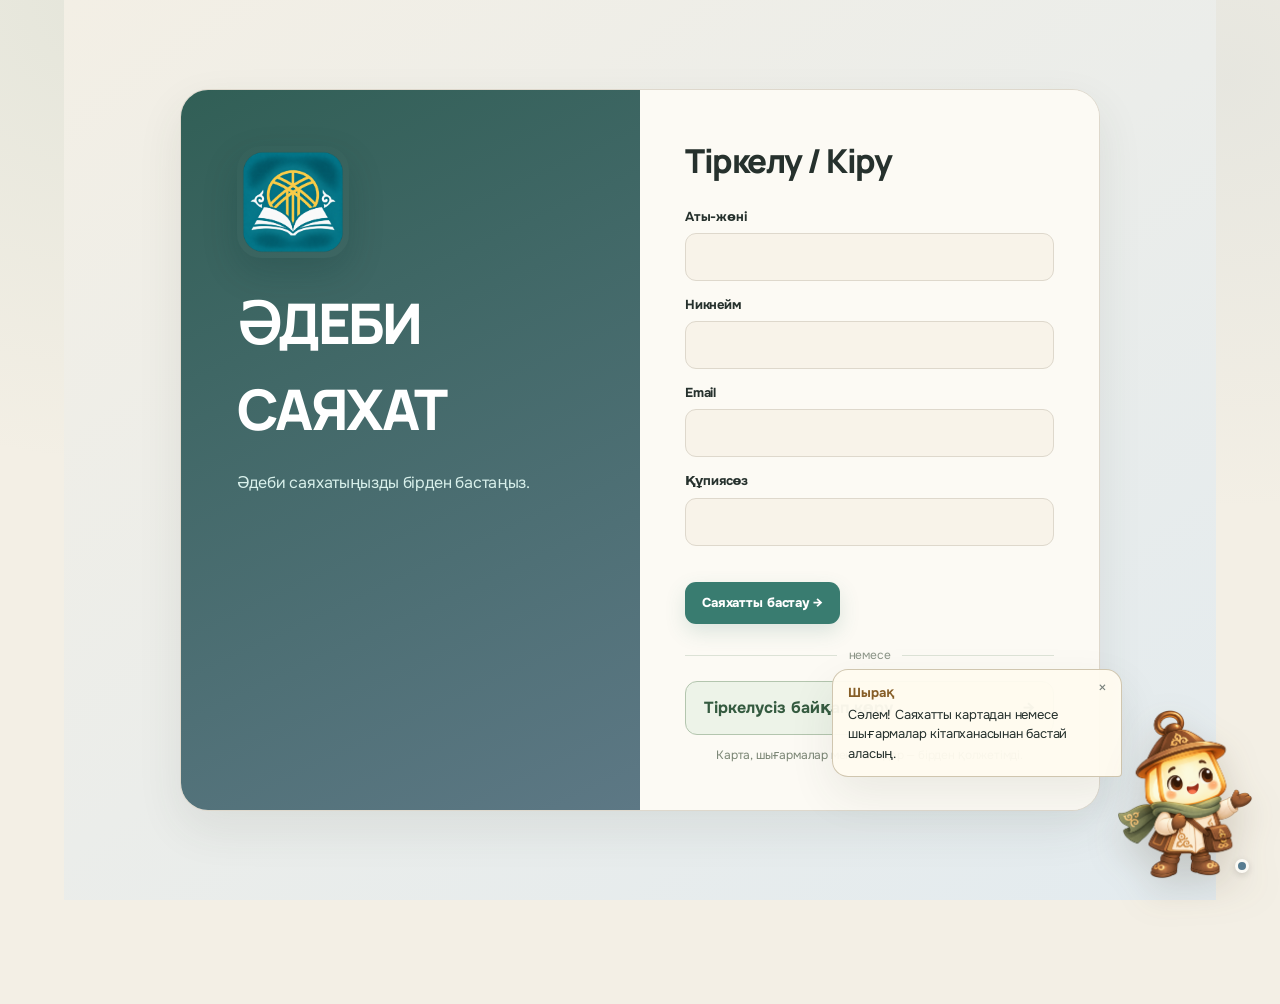
<file: index.html>
<!doctype html>
<html lang="kk">
<head>
  <meta charset="UTF-8" />
  <meta name="viewport" content="width=device-width, initial-scale=1.0" />
  <title>Әдеби саяхат — Қазақ әдебиетінің әлемі</title>
  <meta name="theme-color" content="#f3efe5" />
  <link rel="preconnect" href="https://fonts.googleapis.com">
  <link rel="preconnect" href="https://fonts.gstatic.com" crossorigin>
  <link href="https://fonts.googleapis.com/css2?family=Manrope:wght@500;600;700;800&family=Onest:wght@400;500;600;700;800&display=swap" rel="stylesheet">
  <link rel="stylesheet" href="styles.css" />
  <link rel="stylesheet" href="extras.css" />
  <link rel="stylesheet" href="theme.css" />
  <link rel="stylesheet" href="story.css" />
  <link rel="stylesheet" href="academic.css" />
  <link rel="stylesheet" href="modern-design.css" />
  <link rel="stylesheet" href="qazaqdos-inspired.css" />
  <link rel="stylesheet" href="literary-kazakhstan.css?v=personalities-1" />
  <link rel="stylesheet" href="design-system.css?v=story-quest-1" />
  <link rel="stylesheet" href="national-games.css?v=national-modes-5" />
  <link rel="stylesheet" href="asyk-game.css?v=curriculum-3" />
  <link rel="stylesheet" href="work-detail.css" />
  <link rel="stylesheet" href="app-polish.css?v=home-cover-2" />
  <link rel="stylesheet" href="shyrak-assistant.css" />
  <link rel="stylesheet" href="reader.css?v=reading-sources-1" />
  <link rel="stylesheet" href="account.css?v=guest-entry-2" />
</head>
<body>
  <div class="ambient a"></div><div class="ambient b"></div>
  <header class="topbar">
    <button class="brand" data-go="home"><img class="brand-logo" src="assets/brand/adebi-sayahat-logo.png" alt="Әдеби саяхат логотипі"><span>Әдеби <i>саяхат</i></span></button>
    <nav class="desktop-nav"><button data-go="map">Әдеби саяхат</button><button data-go="library">Шығармалар</button><button data-go="games">Ойындар</button><button data-go="assistant">AI көмекші</button><button data-go="achievements">Жетістіктер</button><button data-go="profile">Профиль</button></nav>
    <div class="top-actions"><button class="icon-btn" id="searchBtn" aria-label="Іздеу">⌕</button><button class="avatar" data-go="profile">А</button></div>
  </header>

  <main id="app"></main>
  <div id="shyrakAssistantRoot"></div>

  <nav class="bottom-nav">
    <button data-go="home" class="active"><span>⌂</span>Басты</button><button data-go="map"><span>⌘</span>Карта</button><button data-go="library"><span>▤</span>Кітаптар</button><button data-go="games"><span>◇</span>Ойындар</button><button data-go="assistant"><span>✦</span>AI</button><button data-go="achievements"><span>✓</span>Белгілер</button><button data-go="profile"><span>◎</span>Профиль</button>
  </nav>
  <div id="modalRoot"></div><div id="toast"></div>
  <script src="data/verified-literary-data.js"></script>
  <script src="data/work-covers.js?v=1"></script>
  <script src="data/curriculum-literature.js?v=remove-qozy-5"></script>
  <script src="data/curriculum-exercises.js?v=remove-qozy-5"></script>
  <script src="data/curriculum-analysis.js?v=remove-qozy-5"></script>
  <script src="literary-games.js?v=curriculum-3"></script>
  <script src="account-store.js?v=temporary-profile-1"></script>
  <script src="app.js?v=accounts-1"></script>
  <script src="addons.js?v=accounts-1"></script>
  <script src="auth.js?v=guest-entry-3"></script>
  <script src="story.js?v=accounts-1"></script>
  <script src="provided-literary-works.js"></script>
  <script src="canonical-catalog.js"></script>
  <script src="catalog-ui.js"></script>
  <script src="integration-ui.js"></script>
  <script src="assistant-context.js"></script>
  <script src="game-fixes.js"></script>
  <script src="data/map-content.js"></script>
  <script src="data/personalities-data.js?v=personalities-1"></script>
  <script src="literary-kazakhstan.js?v=personalities-1"></script>
  <script src="national-games.js?v=national-modes-5"></script>
  <script src="asyk-game.js?v=accounts-1"></script>
  <script src="ui-icons.js"></script>
  <script src="work-detail.js?v=accounts-1"></script>
  <script src="data/reading-sources.js?v=kar-kyzy-1"></script>
  <script src="reader.js?v=accounts-1"></script>
  <script src="experience.js?v=guest-entry-2"></script>
  <script src="shyrak-assistant.js?v=accounts-1"></script>
</body>
</html>
</file>
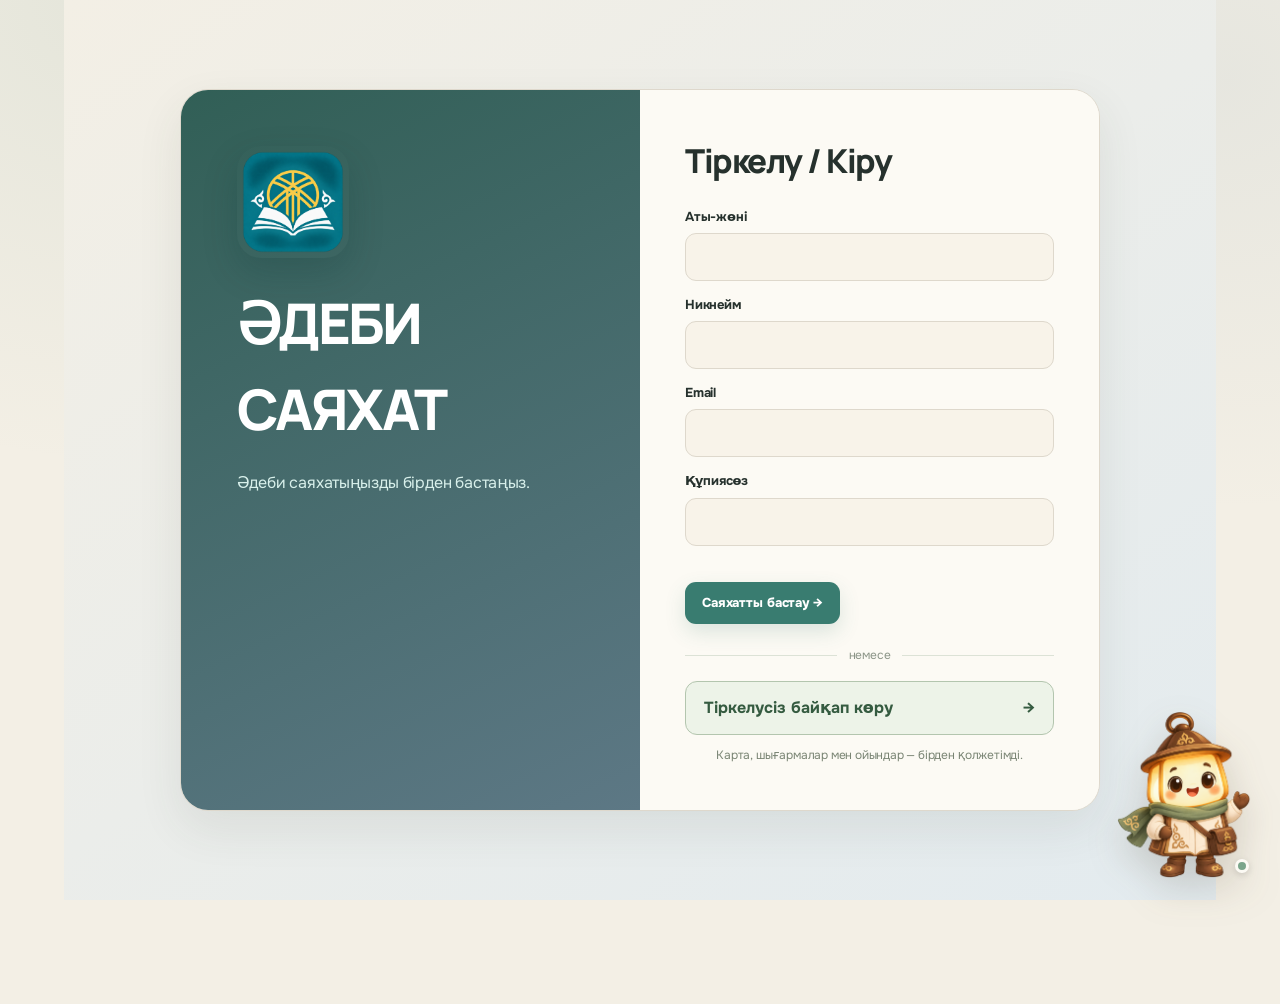
<file: admin/index.html>
<!doctype html><html lang="kk"><meta charset="UTF-8"><title>Әдеби саяхат — әкімшілік</title><script>location.replace(new URL('../index.html#admin',location.href).href)</script><a href="../index.html#admin">Әкімшілік панелін ашу</a></html>
</file>
<file: styles.css>
:root{--ink:#f9f4eb;--muted:#c7bfc8;--plum:#241a30;--panel:#33253f;--paper:#f6e7c9;--gold:#f2bd66;--coral:#f07769;--mint:#88d4bf;--line:rgba(255,255,255,.12);--shadow:0 18px 55px rgba(10,3,17,.28)}*{box-sizing:border-box}body{margin:0;background:var(--plum);color:var(--ink);font-family:Manrope,Arial,sans-serif;min-height:100vh}.ambient{position:fixed;border-radius:50%;filter:blur(80px);opacity:.25;pointer-events:none}.ambient.a{background:#dc8463;width:26rem;height:26rem;top:-12rem;right:-8rem}.ambient.b{background:#6d4b9b;width:25rem;height:25rem;bottom:-12rem;left:-10rem}.topbar{height:76px;padding:0 max(5vw,22px);display:flex;align-items:center;justify-content:space-between;position:relative;z-index:3;border-bottom:1px solid var(--line);background:rgba(36,26,48,.7);backdrop-filter:blur(16px)}button{font:inherit;color:inherit;border:0;background:none;cursor:pointer}.brand{display:flex;align-items:center;gap:10px;font-weight:800;font-size:18px}.brand i{color:var(--gold);font-family:'Playfair Display';font-weight:700}.brand-mark{display:grid;place-items:center;width:36px;height:36px;border-radius:12px;background:linear-gradient(135deg,var(--gold),var(--coral));color:var(--plum);font-family:'Playfair Display';font-size:22px}.desktop-nav{display:flex;gap:24px}.desktop-nav button{font-size:14px;color:var(--muted);transition:.2s}.desktop-nav button:hover{color:var(--gold)}.top-actions{display:flex;gap:12px;align-items:center}.icon-btn,.avatar{display:grid;place-items:center;width:38px;height:38px;border-radius:50%;background:rgba(255,255,255,.08)}.icon-btn{font-size:28px}.avatar{background:linear-gradient(135deg,#e8a55b,#be5f71);font-weight:800;color:#351b2c}main{max-width:1240px;margin:auto;padding:0 5vw 90px;position:relative;z-index:1}.hero{min-height:520px;display:grid;grid-template-columns:1.05fr .95fr;align-items:center;gap:30px}.eyebrow{color:var(--gold);font-size:12px;letter-spacing:1.6px;text-transform:uppercase;font-weight:800}.hero h1,h2,h3,.display{font-family:'Playfair Display',serif}.hero h1{font-size:clamp(48px,7vw,86px);line-height:.94;margin:14px 0;letter-spacing:-3px}.hero h1 em{color:var(--gold);font-style:normal}.lead{max-width:510px;color:var(--muted);line-height:1.7;font-size:16px}.actions{display:flex;gap:12px;flex-wrap:wrap;margin:28px 0}.primary,.secondary,.small-btn{padding:13px 19px;border-radius:13px;font-weight:800;font-size:14px;transition:transform .2s,box-shadow .2s}.primary{color:#33202d;background:linear-gradient(135deg,var(--gold),#f3d28d);box-shadow:0 7px 22px rgba(242,189,102,.23)}.secondary{background:rgba(255,255,255,.08);border:1px solid var(--line)}.primary:hover,.secondary:hover,.small-btn:hover{transform:translateY(-2px)}.progress-box{max-width:420px;background:rgba(255,255,255,.07);padding:14px 16px;border:1px solid var(--line);border-radius:15px}.progress-row{display:flex;justify-content:space-between;font-size:13px;margin-bottom:9px}.track{height:8px;background:rgba(255,255,255,.1);border-radius:100px;overflow:hidden}.fill{height:100%;border-radius:inherit;background:linear-gradient(90deg,var(--coral),var(--gold));transition:width .5s}.hero-art{height:405px;position:relative;display:grid;place-items:center}.moon{position:absolute;width:270px;height:270px;border-radius:50%;background:radial-gradient(circle at 35% 35%,#fff1c3,#e59d6e 50%,#7b435f 72%);opacity:.85;box-shadow:0 0 100px rgba(234,160,99,.3)}.book{z-index:1;width:250px;height:155px;background:linear-gradient(155deg,#f9e4b8,#d99468);transform:perspective(600px) rotateX(48deg) rotateZ(-18deg);border-radius:6px 12px 20px 7px;box-shadow:20px 25px 25px rgba(14,5,20,.35);position:relative}.book:before{content:'ҚАЗАҚ\A ӘДЕБИЕТІ';white-space:pre;text-align:center;line-height:1.5;position:absolute;inset:18px 27px;color:#6f3a3c;font-family:'Playfair Display';font-size:21px;border:1px solid rgba(114,58,59,.25);padding-top:35px}.star{position:absolute;color:#fff4bd;animation:twinkle 2.4s infinite alternate}.star:nth-child(3){top:32px;left:12%;font-size:24px}.star:nth-child(4){right:8%;top:24%;font-size:17px;animation-delay:1s}.star:nth-child(5){bottom:22%;left:12%;font-size:20px;animation-delay:.4s}@keyframes twinkle{to{opacity:.3;transform:scale(.7)}}.section{margin:38px 0 56px}.section-head{display:flex;justify-content:space-between;align-items:end;margin-bottom:18px}.section h2{font-size:31px;margin:0}.section-head p{font-size:13px;color:var(--muted);margin:0}.link{color:var(--gold);font-size:13px;font-weight:800}.cards{display:grid;grid-template-columns:repeat(3,1fr);gap:16px}.work-card,.challenge,.game-card,.stat-card,.assistant-card{background:linear-gradient(145deg,rgba(255,255,255,.10),rgba(255,255,255,.045));border:1px solid var(--line);border-radius:20px;padding:20px;box-shadow:var(--shadow);position:relative;overflow:hidden}.work-card{min-height:215px;display:flex;flex-direction:column;align-items:flex-start}.tag{font-size:11px;color:#332536;background:var(--gold);border-radius:99px;padding:5px 9px;font-weight:800}.work-card h3{font-size:24px;margin:15px 0 4px}.muted{color:var(--muted);font-size:13px;line-height:1.6}.work-card .small-btn{margin-top:auto;background:rgba(255,255,255,.1);padding:9px 13px}.heart{position:absolute;right:16px;top:14px;font-size:21px;color:var(--muted)}.heart.saved{color:var(--coral)}.three-up{display:grid;grid-template-columns:1.3fr 1fr 1fr;gap:16px}.challenge{background:linear-gradient(135deg,#b95e66,#6c3d69)}.challenge h3{font-size:25px;margin:11px 0}.xp{color:#ffdc8d;font-size:13px;font-weight:800}.achievement{display:flex;gap:12px;align-items:center}.badge{font-size:30px;background:rgba(255,255,255,.1);padding:9px;border-radius:13px}.map-hero{padding:45px 0 18px}.map-grid{display:grid;grid-template-columns:repeat(4,1fr);gap:14px;position:relative}.map-card{min-height:170px;text-align:left;padding:18px;border-radius:19px;border:1px solid var(--line);background:linear-gradient(145deg,#4c355d,#2e2440);transition:.25s;position:relative;overflow:hidden}.map-card:nth-child(3n+1){background:linear-gradient(145deg,#75425a,#3b2745)}.map-card:nth-child(3n){background:linear-gradient(145deg,#285b63,#263641)}.map-card:hover{transform:translateY(-5px);border-color:var(--gold)}.map-num{color:var(--gold);font-weight:800;font-size:12px}.map-card h3{font-size:21px;margin:19px 0 8px}.level{font-size:11px;color:var(--mint)}.filterbar{display:flex;gap:8px;overflow:auto;padding:10px 0 22px}.filter{white-space:nowrap;border:1px solid var(--line);padding:8px 13px;border-radius:99px;font-size:13px}.filter.active{background:var(--gold);color:#352332;border-color:var(--gold);font-weight:800}.detail-hero{padding:45px 0 28px}.back{color:var(--gold);font-size:13px}.detail-hero h1{font-size:clamp(42px,6vw,72px);margin:12px 0 3px}.detail-meta{color:var(--muted)}.detail-grid{display:grid;grid-template-columns:1.5fr 1fr;gap:17px}.info-grid{display:grid;grid-template-columns:repeat(2,1fr);gap:15px}.info{padding:19px;background:rgba(255,255,255,.07);border-radius:16px;border:1px solid var(--line)}.info h3{margin:0 0 9px;font-size:20px}.detail-side{padding:23px}.detail-side h3{font-size:24px;margin-top:0}.game-grid{display:grid;grid-template-columns:repeat(3,1fr);gap:16px}.game-card{min-height:190px}.game-card .game-icon{font-size:32px}.game-card h3{font-size:21px;margin:11px 0 6px}.game-panel{max-width:690px;margin:42px auto;background:#f8ecd5;color:#34263b;border-radius:24px;padding:28px;box-shadow:var(--shadow)}.game-panel .eyebrow{color:#a25b60}.game-panel h2{font-size:32px;margin:8px 0}.options{display:grid;grid-template-columns:1fr 1fr;gap:10px;margin-top:22px}.option{padding:14px;border-radius:12px;color:#4c3750;border:1px solid #ddc8ad;text-align:left}.option:hover{border-color:#b96a61;background:#fff8eb}.option.correct{background:#b9e5cf;border-color:#54a77d}.option.wrong{background:#f5b7a9;border-color:#dd7463}.quiz-status{display:flex;justify-content:space-between;color:#7c6070;font-size:13px}.assistant-layout{display:grid;grid-template-columns:290px 1fr;gap:18px;margin-top:38px}.assistant-card h3{margin-top:0;font-size:23px}.quick{width:100%;text-align:left;padding:11px 0;border-bottom:1px solid var(--line);font-size:13px;color:var(--muted)}.chat{min-height:520px;background:rgba(255,255,255,.08);border:1px solid var(--line);border-radius:23px;display:flex;flex-direction:column;overflow:hidden}.chat-head{padding:18px 21px;border-bottom:1px solid var(--line);font-weight:800}.messages{padding:22px;flex:1;display:flex;flex-direction:column;gap:14px}.bubble{max-width:75%;padding:13px 15px;border-radius:15px;line-height:1.55;font-size:14px}.bot{background:rgba(255,255,255,.1);border-top-left-radius:3px}.user{background:var(--gold);color:#3d2d38;margin-left:auto;border-top-right-radius:3px}.chat-form{display:flex;gap:8px;padding:14px;border-top:1px solid var(--line)}.chat-form input,.search-input{border:0;outline:0;font:inherit;flex:1;padding:12px 14px;border-radius:12px;background:rgba(255,255,255,.1);color:white}.chat-form button{background:var(--gold);color:#3b2938;border-radius:12px;padding:0 17px;font-weight:800}.profile-top{display:flex;align-items:center;gap:18px;padding:42px 0 26px}.big-avatar{width:85px;height:85px;border-radius:27px;display:grid;place-items:center;font-size:36px;font-weight:800;background:linear-gradient(135deg,#f5c66d,#d26b69);color:#3b2737}.profile-top h1{font-size:37px;margin:0}.stats{display:grid;grid-template-columns:repeat(4,1fr);gap:15px}.stat-card{padding:17px}.stat-card strong{display:block;font-size:28px;font-family:'Playfair Display';color:var(--gold);margin-top:8px}.achievements{display:grid;grid-template-columns:repeat(3,1fr);gap:13px}.locked{filter:grayscale(1);opacity:.5}.modal-overlay{position:fixed;z-index:10;inset:0;background:rgba(17,9,25,.72);backdrop-filter:blur(7px);display:grid;place-items:start center;padding-top:100px}.modal{width:min(670px,90vw);max-height:75vh;overflow:auto;border:1px solid var(--line);border-radius:22px;background:#322541;padding:22px;box-shadow:var(--shadow)}.modal-head{display:flex;justify-content:space-between;align-items:center;margin-bottom:17px}.modal h2{margin:0;font-size:28px}.search-result{width:100%;display:flex;justify-content:space-between;text-align:left;padding:15px 4px;border-bottom:1px solid var(--line)}#toast{position:fixed;bottom:95px;left:50%;transform:translate(-50%,20px);opacity:0;z-index:20;padding:11px 16px;border-radius:99px;background:#f7e4b9;color:#3d2d38;font-size:13px;font-weight:800;transition:.3s;pointer-events:none}#toast.show{opacity:1;transform:translate(-50%,0)}.empty{padding:30px;color:var(--muted);text-align:center}@media(max-width:760px){.topbar{height:65px}.desktop-nav{display:none}main{padding:0 18px 87px}.hero{grid-template-columns:1fr;min-height:auto;padding:47px 0 27px}.hero-art{height:270px;order:-1}.moon{width:205px;height:205px}.book{transform:perspective(600px) rotateX(48deg) rotateZ(-18deg) scale(.78)}.hero h1{font-size:52px}.cards,.game-grid{grid-template-columns:1fr}.cards .work-card:nth-child(n+4){display:none}.three-up,.detail-grid,.assistant-layout{grid-template-columns:1fr}.map-grid{grid-template-columns:repeat(2,1fr)}.map-card{min-height:145px}.info-grid{grid-template-columns:1fr}.stats{grid-template-columns:repeat(2,1fr)}.achievements{grid-template-columns:1fr}.bottom-nav{display:flex}.section h2{font-size:27px}.profile-top{padding-top:30px}.options{grid-template-columns:1fr}}@media(min-width:761px){.bottom-nav{display:none}}.bottom-nav{position:fixed;z-index:5;bottom:0;left:0;right:0;height:68px;background:rgba(39,29,51,.94);backdrop-filter:blur(16px);border-top:1px solid var(--line);justify-content:space-around}.bottom-nav button{font-size:10px;color:var(--muted);display:flex;flex-direction:column;gap:4px;align-items:center;justify-content:center}.bottom-nav span{font-size:19px}.bottom-nav .active{color:var(--gold)}
</file>
<file: extras.css>
.map-card.locked{opacity:.48;filter:grayscale(.45)}
.map-card.locked:hover{transform:none;border-color:var(--line)}
.notice{padding:13px 15px;border-radius:13px;background:rgba(136,212,191,.13);color:#b9f0df;font-size:13px}
.timeline{border-left:2px solid var(--gold);margin:8px 0;padding-left:21px}.timeline div{position:relative;padding:0 0 17px;color:var(--muted);font-size:13px;line-height:1.5}.timeline div:before{content:'';position:absolute;width:10px;height:10px;border-radius:50%;background:var(--gold);left:-27px;top:4px}
.drag-list{display:grid;gap:9px;margin-top:18px}.drag-item{cursor:grab;padding:14px;border-radius:12px;border:1px solid #ddc8ad;background:#fff8eb;color:#4c3750;text-align:left}.drag-item.dragging{opacity:.45}.drag-item.correct{background:#b9e5cf;border-color:#54a77d}.drag-item.wrong{background:#f5b7a9;border-color:#dd7463}
.match-grid{display:grid;grid-template-columns:1fr 1fr;gap:10px}.match-grid select{padding:12px;border-radius:10px;border:1px solid #ddc8ad;background:#fff8eb;color:#4c3750;font:inherit;width:100%}.result-line{margin-top:18px;padding:12px;border-radius:12px;background:#efe0c4;color:#57394d;font-size:14px}
@media(max-width:760px){.match-grid{grid-template-columns:1fr}}
</file>
<file: theme.css>
:root{--ink:#14243a;--muted:#637287;--plum:#f4f8f8;--panel:#fff;--paper:#fff;--gold:#16785b;--coral:#1670b8;--mint:#47a783;--line:#dce7e6;--shadow:0 12px 35px rgba(18,55,70,.09)}
body{background:#f4f8f8;color:var(--ink)}.ambient{opacity:.13}.ambient.a{background:#71b9e7}.ambient.b{background:#68bd95}.topbar{background:rgba(255,255,255,.88);border-color:var(--line)}.brand-mark,.avatar{color:white;background:linear-gradient(135deg,#126a52,#176daa)}.brand i,.desktop-nav button:hover,.link,.eyebrow{color:#126a52}.desktop-nav button{color:#536275}.icon-btn{background:#edf4f4;color:#16435b}.primary{color:white;background:#137558;box-shadow:0 7px 18px rgba(19,117,88,.16)}.secondary{background:white;border-color:#cadbd9;color:#16435b}.progress-box,.work-card,.challenge,.game-card,.stat-card,.assistant-card,.info,.chat{background:white;border-color:#dce7e6;box-shadow:var(--shadow)}.lead,.muted,.detail-meta{color:#637287}.tag{background:#e0f1ea;color:#126a52}.heart.saved{color:#1670b8}.challenge{background:linear-gradient(135deg,#126a52,#176daa)}.challenge .eyebrow,.challenge .muted{color:#e9f6f2}.map-card{background:linear-gradient(145deg,#fff,#e9f4f2);color:#14243a;border-color:#dce7e6;box-shadow:var(--shadow)}.map-card:nth-child(3n+1){background:linear-gradient(145deg,#fff,#e5f1f9)}.map-card:nth-child(3n){background:linear-gradient(145deg,#fff,#edf6ef)}.map-card:hover{border-color:#16785b}.map-num{color:#16785b}.level{color:#176daa}.filter{color:#34566d;border-color:#cbdedd;background:white}.filter.active{background:#137558;color:white;border-color:#137558}.game-panel{background:#fff;color:#14243a}.game-panel .eyebrow{color:#126a52}.option{color:#24364a;border-color:#d6e3e2;background:#fbfdfd}.option:hover{border-color:#1670b8;background:#eff8fb}.chat-head{border-color:#dce7e6}.bot{background:#eef6f4}.user{background:#137558;color:white}.chat-form input,.search-input{background:#edf4f4;color:#14243a}.chat-form button{background:#137558;color:white}.bottom-nav{background:rgba(255,255,255,.95);border-color:#dce7e6}.bottom-nav button{color:#627084}.bottom-nav .active{color:#137558}.modal{background:#fff;color:#14243a}.notice{background:#e7f4ef;color:#126a52}.big-avatar{background:linear-gradient(135deg,#187a5c,#237dbb);color:white}.auth-shell{min-height:100vh;display:grid;place-items:center;padding:24px;background:linear-gradient(135deg,#eef8f4,#edf6fb)}.auth-card{width:min(940px,100%);display:grid;grid-template-columns:1fr 1fr;background:white;border:1px solid #dbe9e8;border-radius:28px;box-shadow:0 20px 65px rgba(26,67,80,.13);overflow:hidden}.auth-intro{padding:56px;background:linear-gradient(145deg,#0f604d,#176b9e);color:white}.auth-intro h1{font-family:'Playfair Display';font-size:56px;margin:13px 0}.auth-intro p{line-height:1.7;color:#d8f0eb}.auth-form{padding:48px}.auth-form h2{font-family:'Playfair Display';font-size:34px;margin:0 0 8px}.auth-form label{display:block;font-size:13px;font-weight:700;margin:16px 0 6px}.auth-form input{width:100%;padding:13px;border-radius:11px;border:1px solid #d1e0df;font:inherit;color:#14243a}.auth-form input:focus{outline:2px solid #b7dfd1;border-color:#16785b}.auth-message{font-size:13px;margin:12px 0;color:#bd3d3d}.auth-switch{margin-top:20px;font-size:13px;color:#637287}.auth-switch button{color:#176daa;font-weight:800}@media(max-width:700px){.auth-card{grid-template-columns:1fr}.auth-intro{padding:34px}.auth-intro h1{font-size:42px}.auth-form{padding:30px}.auth-intro p{margin-bottom:0}}
</file>
<file: story.css>
.work-sections{display:grid;grid-template-columns:repeat(3,1fr);gap:12px;margin-top:22px}.work-sections button{background:white;border:1px solid #d9e7e5;border-radius:15px;padding:17px;text-align:left;color:#16435b;font-weight:800;box-shadow:var(--shadow)}.work-sections button:hover{border-color:#16785b;transform:translateY(-2px)}.work-output{margin-top:18px}.character-visual{height:120px;width:100%;border-radius:14px;background:linear-gradient(145deg,#d8ece7,#c7e1f0);display:grid;place-items:center;font-size:58px;margin-bottom:12px}.story-status{font-size:11px;font-weight:800;letter-spacing:.8px;color:#137558}.story-choice{display:block;width:100%;text-align:left;padding:14px;border-radius:12px;border:1px solid #d4e4e1;background:#fff;margin:10px 0;color:#183e55}.story-choice:hover{border-color:#176daa;background:#eff8fb}.canonical-note{border-left:4px solid #176daa;padding:12px 14px;background:#eff7fb;color:#31576d;font-size:13px;line-height:1.6}.relationship{display:flex;gap:12px;align-items:center;justify-content:center;padding:18px;border:1px solid #d8e7e5;border-radius:14px;background:white;color:#16435b}@media(max-width:760px){.work-sections{grid-template-columns:1fr}}
</file>
<file: academic.css>
:root{--ink:#132238;--muted:#617186;--plum:#f5f8f8;--panel:#ffffff;--paper:#ffffff;--gold:#157a63;--coral:#1565a9;--mint:#dcf3eb;--line:#dbe5e8;--shadow:0 10px 28px rgba(20,53,73,.08)}body{background:#f5f8f8;color:var(--ink)}.ambient{display:none}.topbar{background:rgba(255,255,255,.92);border-color:var(--line)}.brand{color:#123a45}.brand-mark{background:#157a63;color:white}.brand i,.desktop-nav button:hover,.link,.back{color:#157a63}.desktop-nav button{color:#52687c}.icon-btn{color:#157a63;background:#edf6f4}.avatar{background:#d8ede8;color:#155b50}.hero h1 em{color:#157a63}.lead,.muted,.detail-meta{color:var(--muted)}.primary{color:#fff;background:#157a63;box-shadow:0 7px 18px rgba(21,122,99,.16)}.secondary{color:#195e87;background:#fff;border-color:#cbdce1}.progress-box,.work-card,.challenge,.game-card,.stat-card,.assistant-card,.chat,.info{background:#fff;border-color:var(--line);box-shadow:var(--shadow)}.track{background:#e2eced}.fill{background:#157a63}.tag{background:#e0f1ec;color:#116551}.heart.saved{color:#157a63}.heart{color:#7c91a0}.challenge{background:#e8f4f1;color:var(--ink)}.challenge .muted{color:#52687c}.xp{color:#157a63}.badge{background:#edf6f4}.map-card,.map-card:nth-child(3n+1),.map-card:nth-child(3n){background:#fff;color:var(--ink);border-color:#d8e4e7;box-shadow:var(--shadow)}.map-card:hover{border-color:#157a63}.map-num{color:#157a63}.level{color:#2676a8}.game-panel{background:#fff;color:var(--ink);border:1px solid var(--line)}.game-panel .eyebrow{color:#157a63}.option,.drag-item,.match-grid select{background:#fff;color:var(--ink);border-color:#cfdee2}.option:hover{background:#eff8f5;border-color:#157a63}.chat-head{border-color:var(--line)}.bot{background:#eef6f5}.user{background:#157a63;color:#fff}.chat-form input,.search-input{background:#f3f7f7;color:var(--ink)}.chat-form button{background:#157a63;color:#fff}.big-avatar{background:#dcefeb;color:#157a63}.stat-card strong{color:#157a63}.modal{background:#fff;color:var(--ink)}.modal-overlay{background:rgba(16,40,55,.38)}#toast{background:#157a63;color:white}.bottom-nav{background:rgba(255,255,255,.96);border-color:var(--line)}.bottom-nav button{color:#617186}.bottom-nav .active{color:#157a63}.notice{background:#e9f5f1;color:#135f50}.timeline{border-color:#157a63}.timeline div:before{background:#157a63}.result-line{background:#eef6f5;color:#164b5b}.auth-screen{position:fixed;inset:0;z-index:50;background:linear-gradient(135deg,#f5faf9,#eef6fb);display:grid;place-items:center;padding:20px}.auth-card{width:min(920px,96vw);min-height:540px;background:#fff;border:1px solid #dce8e8;box-shadow:0 20px 60px rgba(20,60,75,.13);border-radius:26px;display:grid;grid-template-columns:1fr 1fr;overflow:hidden}.auth-aside{background:#0e5f64;color:white;padding:50px;display:flex;flex-direction:column;justify-content:space-between}.auth-aside h1{font-size:50px;line-height:1;margin:0;font-family:'Playfair Display'}.auth-aside p{color:#d7eeec;line-height:1.7}.auth-mark{font-size:58px}.auth-form{padding:45px;display:flex;justify-content:center;flex-direction:column}.auth-form h2{font-family:'Playfair Display';font-size:33px;margin:0 0 7px}.auth-form label{font-size:13px;font-weight:700;margin-top:15px}.auth-form input{margin-top:6px;padding:13px;border:1px solid #cbdde0;border-radius:11px;font:inherit;color:#132238}.auth-form .primary{margin-top:22px}.auth-switch{margin-top:18px;color:#52687c;font-size:13px}.auth-switch button{color:#157a63;font-weight:800}.auth-error{min-height:20px;color:#b43d3d;font-size:12px;margin-top:8px}@media(max-width:700px){.auth-card{grid-template-columns:1fr}.auth-aside{min-height:200px;padding:30px}.auth-aside h1{font-size:38px}.auth-form{padding:28px}.auth-mark{display:none}}
</file>
<file: modern-design.css>
:root{
  --ink:#102a2c;--muted:#647477;--plum:#f5f8f7;--panel:#fff;--paper:#fff;
  --gold:#087a64;--coral:#176b9b;--mint:#daf1ea;--line:#dfe8e5;
  --shadow:0 12px 40px rgba(23,56,58,.07);--shadow-hover:0 22px 55px rgba(18,67,65,.13);
  --radius-sm:12px;--radius-md:18px;--radius-lg:26px;
}
html{scroll-behavior:smooth}body{font-family:'Onest',system-ui,-apple-system,'Segoe UI',sans-serif;background:radial-gradient(circle at 15% 0,rgba(39,160,128,.055),transparent 27rem),#f5f8f7;color:var(--ink);letter-spacing:-.012em;line-height:1.55}
button,input,select,textarea{font-family:inherit}.hero h1,h1,h2,h3,.display,.auth-intro h1,.auth-form h2,.auth-aside h1{font-family:'Manrope','Onest',sans-serif;letter-spacing:-.045em;font-weight:800}.muted,.lead{letter-spacing:-.005em}
.topbar{height:76px;max-width:1180px;margin:12px auto 0;border:1px solid rgba(210,225,220,.9);border-radius:20px;padding:0 20px;background:rgba(255,255,255,.82);box-shadow:0 8px 32px rgba(28,65,63,.055);backdrop-filter:blur(20px);position:sticky;top:12px}.brand{gap:11px;font-size:17px}.brand-mark{width:38px;height:38px;border-radius:12px;background:#087a64;box-shadow:0 6px 16px rgba(8,122,100,.22);font-family:'Manrope';font-weight:800}.brand i{font-family:inherit;font-style:normal;font-weight:700;color:#176b9b}.desktop-nav{gap:4px;background:#f3f7f6;padding:5px;border-radius:13px}.desktop-nav button{padding:8px 11px;border-radius:9px;font-size:12px;font-weight:650;transition:background .2s,color .2s,transform .2s}.desktop-nav button:hover{background:white;color:#087a64;box-shadow:0 3px 12px rgba(31,76,72,.06);transform:translateY(-1px)}.top-actions{gap:8px}.icon-btn,.avatar{width:38px;height:38px;border-radius:11px}.avatar{background:#102a2c;color:#fff}
main{max-width:1180px;padding:0 24px 100px}.hero{min-height:560px;gap:60px}.hero h1{font-size:clamp(48px,7vw,82px);line-height:.98;margin:18px 0 20px;letter-spacing:-.065em}.hero h1 em{color:#087a64}.eyebrow{display:inline-flex;align-items:center;gap:7px;color:#087a64;font-size:11px;font-weight:800;letter-spacing:.12em;background:#e8f4f0;padding:7px 10px;border-radius:999px}.lead{font-size:17px;line-height:1.7;max-width:580px}.hero-art{height:440px}.moon{background:radial-gradient(circle at 35% 30%,#f7fffd,#a8d8cb 48%,#4e99b9 100%);opacity:.72;box-shadow:0 30px 100px rgba(36,120,116,.17)}.book{filter:saturate(.55) hue-rotate(60deg);box-shadow:25px 35px 45px rgba(18,59,56,.2)}
.actions{gap:10px}.primary,.secondary,.small-btn{border-radius:12px;padding:12px 17px;font-weight:700;letter-spacing:-.01em;transition:transform .2s,box-shadow .2s,background .2s,border-color .2s}.primary{background:#087a64;box-shadow:0 8px 20px rgba(8,122,100,.18)}.primary:hover{background:#066a57;box-shadow:0 12px 27px rgba(8,122,100,.25)}.secondary{background:#fff;border-color:#d6e3df;color:#174f5f}.secondary:hover{border-color:#9fc5ba;box-shadow:0 8px 22px rgba(24,76,70,.08)}.primary:active,.secondary:active,.small-btn:active{transform:translateY(1px) scale(.985)}
.progress-box{border-radius:16px;border:1px solid #deebe7;padding:16px 18px;box-shadow:0 8px 24px rgba(30,73,69,.045)}.track{height:7px}.fill{background:linear-gradient(90deg,#087a64,#2b91a8)}
.section{margin:52px 0 70px}.section-head{margin-bottom:22px}.section h2,.section-head h2{font-size:clamp(26px,3vw,36px);line-height:1.15}.cards,.game-grid{gap:18px}.work-card,.challenge,.game-card,.stat-card,.assistant-card,.info,.chat{border:1px solid rgba(217,230,226,.92);border-radius:var(--radius-md);box-shadow:var(--shadow);transition:transform .22s,box-shadow .22s,border-color .22s}.work-card:hover,.game-card:hover,.stat-card:hover,.info:hover{transform:translateY(-4px);box-shadow:var(--shadow-hover);border-color:#b9d7cf}.work-card,.game-card{padding:22px}.work-card h3,.game-card h3{letter-spacing:-.035em}.tag{background:#e7f4f0;color:#08705d;border:1px solid #d1e9e2;font-weight:700;padding:5px 9px}.heart{width:36px;height:36px;display:grid;place-items:center;border-radius:10px;background:#f4f7f6}.heart:hover{background:#e9f3f0}.small-btn{background:#f1f6f4!important;color:#17604f!important}.small-btn:hover{background:#e4f1ed!important}
.three-up{gap:18px}.challenge{background:linear-gradient(145deg,#0a6658,#155f7e);padding:24px;color:#fff}.challenge .eyebrow{background:rgba(255,255,255,.13);color:#fff}.badge{border-radius:14px;background:#edf6f3}
.map-hero,.detail-hero{padding:70px 0 26px}.map-hero h1,.detail-hero h1{letter-spacing:-.055em}.filterbar{gap:8px;padding-bottom:25px}.filter{padding:9px 13px;border-radius:10px;background:white;font-weight:600}.filter.active{background:#102a2c;border-color:#102a2c}.map-grid{gap:16px}.map-card,.map-card:nth-child(3n+1),.map-card:nth-child(3n){min-height:180px;padding:20px;border-radius:18px;background:#fff;box-shadow:var(--shadow)}.map-card:hover{transform:translateY(-5px);box-shadow:var(--shadow-hover);border-color:#9bcabe}.map-card h3{font-size:21px;letter-spacing:-.035em}.map-num{letter-spacing:.08em}.level{display:inline-flex;margin-top:3px;background:#edf5f8;padding:5px 8px;border-radius:8px}
.detail-grid{gap:20px}.info-grid{gap:16px}.info{padding:21px}.work-sections{gap:10px}.work-sections button{border-radius:14px;padding:16px;border-color:#dce8e4;box-shadow:0 5px 18px rgba(27,69,65,.045);transition:.2s}.work-sections button:hover{transform:translateY(-3px);box-shadow:0 12px 28px rgba(25,81,73,.1)}.character-visual{background:linear-gradient(145deg,#eaf5f2,#e7f1f6);border:1px solid #d7e9e4}
.game-grid{grid-template-columns:repeat(4,1fr)}.game-card{min-height:210px}.game-icon{width:48px;height:48px;display:grid;place-items:center;border-radius:14px;background:#e9f4f1;color:#087a64}.game-panel{border-radius:22px;padding:30px;box-shadow:0 20px 65px rgba(24,62,62,.1)}.options{gap:11px}.option{border-radius:12px;padding:14px 16px;font-weight:600;transition:.18s}.option.correct{background:#dff4e8;border-color:#54a979;color:#125b39}.option.wrong{background:#fde8e5;border-color:#dd776a;color:#8d2f26}.result-line{border-radius:12px;border:1px solid #dce9e5}
.assistant-layout{gap:20px}.chat{min-height:570px;border-radius:22px}.chat-head{padding:19px 22px}.messages{padding:24px}.bubble{border-radius:16px;padding:13px 16px}.bot{background:#eef5f3}.user{background:#087a64}.chat-form{padding:15px}.chat-form input,.search-input{border:1px solid #dce8e4;border-radius:12px;padding:13px 15px}.chat-form input:focus,.search-input:focus{outline:3px solid rgba(8,122,100,.12);border-color:#70ad9e}.chat-form button{border-radius:11px}
.profile-top{padding-top:64px}.big-avatar{border-radius:22px;background:#102a2c;color:#fff}.stats{gap:16px}.stat-card{padding:20px}.stat-card strong{font-size:32px;letter-spacing:-.04em}.achievements{gap:16px}.notice,.canonical-note{border-radius:13px;border:1px solid #d4e8e1}.relationship{border-radius:14px}.modal{border-radius:22px;border-color:#dce7e4;box-shadow:0 25px 80px rgba(13,50,50,.18)}
.auth-shell,.auth-screen{background:radial-gradient(circle at 15% 15%,rgba(51,167,136,.12),transparent 28rem),#f2f7f5}.auth-card{border-radius:28px;box-shadow:0 28px 90px rgba(19,67,64,.13);border-color:#d9e7e3}.auth-intro,.auth-aside{background:linear-gradient(145deg,#0b5d50,#164f70)}.auth-intro h1,.auth-aside h1{letter-spacing:-.065em}.auth-form input{border-radius:11px;background:#fbfdfc}.auth-form input:focus{outline:3px solid rgba(8,122,100,.12);border-color:#6cae9d}
*:focus-visible{outline:3px solid rgba(23,107,155,.24);outline-offset:3px}.bottom-nav{border-radius:18px 18px 0 0;box-shadow:0 -10px 30px rgba(25,61,58,.08)}
@media(max-width:1050px){.desktop-nav{gap:1px}.desktop-nav button{padding:8px 7px}.game-grid{grid-template-columns:repeat(2,1fr)}.topbar{margin:8px 12px 0}}
@media(max-width:760px){main{padding:0 17px 92px}.topbar{height:62px;top:8px;border-radius:16px}.hero{padding:36px 0 24px;gap:15px}.hero-art{height:230px}.hero h1{font-size:48px}.section{margin:38px 0 48px}.cards,.game-grid,.map-grid{grid-template-columns:1fr}.cards .work-card:nth-child(n+4){display:flex}.map-card{min-height:150px}.profile-top{padding-top:38px}.bottom-nav{height:70px}.work-sections{grid-template-columns:1fr 1fr}.auth-intro,.auth-aside{padding:30px}.auth-form{padding:28px}}
@media(max-width:460px){.work-sections{grid-template-columns:1fr}.hero h1{font-size:42px}.options{grid-template-columns:1fr}}
@media(prefers-reduced-motion:reduce){*,*::before,*::after{scroll-behavior:auto!important;animation-duration:.01ms!important;animation-iteration-count:1!important;transition-duration:.01ms!important}}
</file>
<file: qazaqdos-inspired.css>
:root{
  --ink:#11182a;--muted:#70778b;--plum:#f6f7fc;--panel:#fff;--paper:#fff;
  --gold:#5b61e6;--coral:#19ada9;--mint:#e9eafd;--line:#e4e6f0;
  --shadow:0 8px 24px rgba(52,58,105,.065);--shadow-hover:0 18px 44px rgba(69,72,139,.14);
}
body{background:radial-gradient(circle at 8% 0,rgba(91,97,230,.085),transparent 30rem),radial-gradient(circle at 93% 9%,rgba(25,173,169,.07),transparent 25rem),#f6f7fc;color:#11182a}
.topbar{background:rgba(255,255,255,.9);border-color:#e5e7f0;box-shadow:0 7px 30px rgba(47,52,100,.07)}
.brand-mark{background:linear-gradient(145deg,#652bb7,#5b61e6);box-shadow:0 7px 17px rgba(91,97,230,.27)}.brand i{color:#19a9a5}.desktop-nav{background:#f4f5fa}.desktop-nav button{color:#596074}.desktop-nav button:hover{color:#4f56d9}.avatar{background:#5b61e6}.icon-btn{background:#f0f1fb;color:#5056d8}
.eyebrow{background:#eceefd;color:#5157d9}.hero h1 em{background:linear-gradient(90deg,#565ce4,#1caaa6);-webkit-background-clip:text;background-clip:text;color:transparent}.lead{color:#6e7588}
.primary{background:#5b61e6;box-shadow:0 9px 22px rgba(91,97,230,.24)}.primary:hover{background:#4e54d7;box-shadow:0 13px 29px rgba(91,97,230,.31)}.secondary{color:#42495f;border-color:#dde0ec}.secondary:hover{border-color:#b8bcee;background:#f7f7ff}
.progress-box{border-color:#e3e5f0}.fill{background:linear-gradient(90deg,#5b61e6,#19ada9)}.track{background:#e9ebf4}
.moon{background:radial-gradient(circle at 33% 28%,#fff,#ced1fa 48%,#70d3cb 100%);box-shadow:0 30px 100px rgba(91,97,230,.2)}.book{filter:saturate(.7) hue-rotate(90deg)}
.work-card,.game-card,.stat-card,.assistant-card,.info,.chat,.map-card,.map-card:nth-child(3n+1),.map-card:nth-child(3n){background:#fff;border-color:#e3e5ef;box-shadow:var(--shadow)}.work-card:hover,.game-card:hover,.stat-card:hover,.info:hover,.map-card:hover{border-color:#bfc3f1;box-shadow:var(--shadow-hover)}
.tag{background:#eef0ff;color:#5157d8;border-color:#dfe1fb}.heart.saved{color:#5b61e6}.heart:hover{background:#eef0ff}.small-btn{background:#f0f1fd!important;color:#4e54cf!important}.small-btn:hover{background:#e5e7fb!important}
.challenge{background:linear-gradient(135deg,#5b61e6,#5053bd 58%,#258eae)}.challenge .eyebrow{background:rgba(255,255,255,.16);color:#fff}.badge,.game-icon{background:#eef0ff;color:#545ae0}
.filter{border-color:#e0e2ec;color:#596074}.filter.active{background:#5b61e6;border-color:#5b61e6;color:#fff}.map-card:hover{border-color:#aeb3ed}.map-num{color:#575de0}.level{background:#eaf7f6;color:#168d8a}
.work-sections button{border-color:#e2e4ef;color:#2e3450}.work-sections button:hover{border-color:#b9bdf0;background:#fafaff}.character-visual{background:linear-gradient(145deg,#f0f1ff,#e8f7f6);border-color:#dfe2f2}
.option:hover{background:#f3f4ff;border-color:#7b80e8}.option.correct{background:#e0f5ec;border-color:#59ab84;color:#195d41}.option.wrong{background:#fde8e8;border-color:#df7373;color:#8a2929}.result-line{background:#f3f4fc;border-color:#e2e4ef;color:#2f3652}
.user{background:#5b61e6}.bot{background:#f1f2f8}.chat-form input:focus,.search-input:focus{outline-color:rgba(91,97,230,.16);border-color:#8d91ea}.chat-form button{background:#5b61e6}.quick:hover{color:#5056d8}
.big-avatar{background:linear-gradient(145deg,#5b61e6,#3e9fae)}.stat-card strong{color:#5359dc}.notice{background:#f0f1fd;color:#444a9c;border-color:#dde0f6}.canonical-note{background:#eef7f7;color:#28666f;border-color:#d5eaea}.timeline{border-color:#5b61e6}.timeline div:before{background:#5b61e6}.relationship:hover{border-color:#b9bdf0;background:#fafaff}
.modal-overlay{background:rgba(27,30,64,.42)}.modal{border-color:#e0e2ed;box-shadow:0 28px 90px rgba(34,37,82,.19)}#toast{background:#252a52}
.auth-shell,.auth-screen{background:radial-gradient(circle at 7% 12%,rgba(91,97,230,.12),transparent 28rem),radial-gradient(circle at 92% 90%,rgba(25,173,169,.08),transparent 25rem),#f6f7fc}.auth-card{border-color:#e1e3ed;box-shadow:0 24px 80px rgba(49,53,105,.13)}.auth-intro,.auth-aside{background:linear-gradient(150deg,#5b31a7,#5961e5 65%,#24a6aa)}.auth-form input:focus{outline-color:rgba(91,97,230,.16);border-color:#8f93ea}.auth-switch button{color:#5359dd}
.bottom-nav .active{color:#555be0}.bottom-nav{border-color:#e1e3ed}.link,.back{color:#5359dd}
@media(max-width:760px){.topbar{background:rgba(255,255,255,.94)}.bottom-nav{background:rgba(255,255,255,.97)}}
</file>
<file: literary-kazakhstan.css>
.lk-shell{padding:54px 0 20px}.lk-intro{display:flex;align-items:flex-end;justify-content:space-between;gap:24px;margin-bottom:28px}.lk-kicker{display:inline-flex;align-items:center;gap:8px;color:#168d8a;font-size:12px;font-weight:800;letter-spacing:.1em;text-transform:uppercase}.lk-intro h1{font-size:clamp(38px,5vw,64px);line-height:1.02;margin:10px 0 12px}.lk-intro p{max-width:660px;margin:0;color:var(--muted);font-size:17px}.lk-counter{flex:0 0 auto;background:#fff;border:1px solid #e1e4ef;border-radius:18px;padding:15px 18px;box-shadow:var(--shadow);display:grid;gap:2px}.lk-counter strong{font-size:23px;color:#555be0}.lk-counter span{font-size:12px;color:var(--muted)}
.lk-tools{display:flex;gap:12px;align-items:center;margin-bottom:18px}.lk-search-wrap{position:relative;flex:1}.lk-search-icon{position:absolute;left:16px;top:50%;transform:translateY(-50%);width:19px;height:19px;color:#737a91}.lk-search{width:100%;height:52px;border:1px solid #dfe2ed;border-radius:15px;background:#fff;padding:0 46px;font:600 14px inherit;color:var(--ink);box-shadow:0 6px 22px rgba(52,58,105,.045);transition:.2s}.lk-search:focus{outline:3px solid rgba(91,97,230,.12);border-color:#9ca0ec}.lk-search-clear{position:absolute;right:9px;top:9px;width:34px;height:34px;border:0;border-radius:10px;background:#f2f3fa;color:#73798c;cursor:pointer}.lk-search-clear[hidden]{display:none}.lk-search-results{position:absolute;z-index:30;left:0;right:0;top:59px;background:#fff;border:1px solid #dfe2ed;border-radius:16px;box-shadow:0 20px 55px rgba(38,42,84,.15);padding:8px;max-height:360px;overflow:auto}.lk-search-results:empty{display:none}.lk-result{width:100%;display:flex;align-items:center;justify-content:space-between;gap:12px;text-align:left;border:0;background:transparent;padding:11px 12px;border-radius:11px;cursor:pointer;color:var(--ink)}.lk-result:hover{background:#f2f3ff}.lk-result small{display:block;color:var(--muted);margin-top:2px}.lk-result-type{font-size:10px;font-weight:800;letter-spacing:.08em;color:#575de0;background:#eef0ff;padding:5px 7px;border-radius:8px}.lk-no-result{padding:22px;text-align:center;color:var(--muted)}
.lk-filters{display:flex;gap:8px;flex-wrap:wrap;margin-bottom:22px}.lk-filter{border:1px solid #dfe2ed;background:#fff;color:#626a7d;border-radius:999px;padding:9px 14px;font-weight:700;font-size:13px;cursor:pointer;transition:.2s}.lk-filter:hover{border-color:#bec2ee;color:#5056d8}.lk-filter.active{background:#5b61e6;border-color:#5b61e6;color:#fff;box-shadow:0 7px 18px rgba(91,97,230,.2)}
.lk-layout{display:grid;grid-template-columns:minmax(0,1.95fr) minmax(290px,1fr);gap:20px;align-items:start}.lk-map-card,.lk-panel{background:#fff;border:1px solid #e1e4ed;border-radius:24px;box-shadow:var(--shadow)}.lk-map-card{position:relative;padding:22px;overflow:hidden}.lk-map-head{display:flex;justify-content:space-between;align-items:center;margin-bottom:12px}.lk-map-head strong{font-size:14px}.lk-map-legend{display:flex;align-items:center;gap:7px;font-size:12px;color:var(--muted)}.lk-map-legend i{width:10px;height:10px;border-radius:50%;background:#5b61e6;box-shadow:0 0 0 4px #eceeff}.lk-map-scroll{overflow:auto;padding:4px}.lk-map{width:100%;height:auto;min-width:650px;display:block}.lk-region{fill:#dfe8f7;stroke:#fff;stroke-width:5;stroke-linejoin:round;cursor:pointer;transition:fill .2s ease,filter .2s ease,transform .2s ease;transform-box:fill-box;transform-origin:center}.lk-region:nth-of-type(3n+1){fill:#dff2ec}.lk-region:nth-of-type(3n+2){fill:#e8e5fb}.lk-region:hover,.lk-region.is-hovered{fill:#76d2c3;filter:drop-shadow(0 5px 6px rgba(37,112,112,.2));transform:translateY(-2px)}.lk-region.is-selected{fill:#5b61e6;filter:drop-shadow(0 7px 8px rgba(73,77,174,.28))}.lk-region.is-muted{fill:#edf0f5;opacity:.65}.lk-map text{font-family:'Onest',sans-serif;font-weight:800;font-size:13px;fill:#30374a;pointer-events:none;text-anchor:middle}.lk-map .lk-city-label{font-size:10px;fill:#555be0}.lk-map .is-selected+text{fill:#fff}.lk-map-hint{position:absolute;display:none;z-index:5;background:#171d39;color:#fff;font-size:12px;font-weight:700;padding:7px 10px;border-radius:9px;pointer-events:none;box-shadow:0 9px 24px rgba(18,24,58,.2)}
.lk-panel{position:sticky;top:104px;min-height:500px;padding:24px}.lk-empty{min-height:450px;display:flex;flex-direction:column;justify-content:center;align-items:center;text-align:center;padding:22px}.lk-empty-icon{width:64px;height:64px;border-radius:20px;background:#eef0ff;color:#575de0;display:grid;place-items:center;font-size:28px;margin-bottom:18px}.lk-empty h2{font-size:25px;margin:0 0 8px}.lk-empty p{color:var(--muted);margin:0;max-width:280px}.lk-region-head{padding-bottom:18px;border-bottom:1px solid #e7e9f0}.lk-region-head .lk-overline{color:#168d8a;font-size:11px;font-weight:800;letter-spacing:.11em;text-transform:uppercase}.lk-region-head h2{font-size:29px;margin:7px 0 8px}.lk-region-head p{color:var(--muted);font-size:14px;line-height:1.65;margin:0}.lk-authors-title{display:flex;align-items:center;justify-content:space-between;margin:20px 0 12px}.lk-authors-title h3{font-size:15px;margin:0}.lk-authors-title span{font-size:11px;color:var(--muted)}.lk-author-list{display:grid;gap:10px}.lk-author-card{position:relative;width:100%;border:1px solid #e2e5ee;background:#fff;border-radius:16px;padding:13px;text-align:left;display:grid;grid-template-columns:48px 1fr auto;gap:12px;align-items:center;cursor:pointer;transition:.2s}.lk-author-card:hover{border-color:#bfc3f1;background:#fafaff;transform:translateY(-2px);box-shadow:0 10px 24px rgba(57,61,118,.09)}.lk-author-avatar{width:48px;height:48px;border-radius:14px;background:linear-gradient(145deg,#e8eaff,#dff6f2);display:grid;place-items:center;color:#5056d8;font-weight:900}.lk-author-card b{display:block;font-size:14px;line-height:1.25}.lk-author-card small{display:block;color:var(--muted);font-size:11px;margin-top:4px}.lk-author-card .arrow{color:#676de1}.lk-pending{background:#f7f8fb;border:1px dashed #d8dce8;border-radius:15px;padding:18px;color:var(--muted);font-size:14px;line-height:1.55}.lk-status{display:inline-flex;margin-top:14px;font-size:10px;font-weight:800;color:#687083;background:#f3f4f8;border-radius:7px;padding:5px 7px}
.lk-author-page{padding:54px 0}.lk-back{border:0;background:transparent;color:#5359dd;padding:0;font-weight:750;cursor:pointer;margin-bottom:24px}.lk-profile-hero{display:grid;grid-template-columns:190px 1fr;gap:34px;background:#fff;border:1px solid #e1e4ed;border-radius:26px;padding:30px;box-shadow:var(--shadow)}.lk-portrait{aspect-ratio:4/5;border-radius:21px;background:radial-gradient(circle at 30% 25%,#fff 0 5%,transparent 6%),linear-gradient(145deg,#dfe2ff,#d8f3ef);display:grid;place-items:center;color:#4e54d7;font-size:62px;font-weight:900;overflow:hidden;position:relative}.lk-portrait:after{content:'';position:absolute;width:130px;height:130px;border:2px solid rgba(91,97,230,.14);border-radius:50%;bottom:-42px;right:-28px}.lk-profile-meta{display:flex;gap:8px;flex-wrap:wrap;margin-bottom:15px}.lk-profile-hero h1{font-size:clamp(36px,5vw,60px);line-height:1.02;margin:6px 0 12px}.lk-years{font-size:18px;color:#545b72;font-weight:700}.lk-professions{display:flex;gap:7px;flex-wrap:wrap;margin-top:16px}.lk-content-grid{display:grid;grid-template-columns:1.4fr .8fr;gap:20px;margin-top:20px}.lk-content-card{background:#fff;border:1px solid #e1e4ed;border-radius:20px;padding:24px;box-shadow:var(--shadow)}.lk-content-card h2{font-size:21px;margin:0 0 12px}.lk-content-card p{color:#626a7c;line-height:1.75}.lk-facts{padding-left:20px;color:#626a7c}.lk-facts li+li{margin-top:9px}.lk-work-links{display:grid;gap:9px}.lk-work-link{border:1px solid #e2e4ee;background:#fff;border-radius:13px;padding:13px 14px;display:flex;justify-content:space-between;text-align:left;cursor:pointer;font-weight:750;color:var(--ink)}.lk-work-link:hover{border-color:#bdc1ef;background:#fafaff;color:#5157d9}.lk-skeleton{height:530px;border-radius:24px;background:linear-gradient(90deg,#f0f1f6 25%,#f8f9fc 45%,#f0f1f6 65%);background-size:220% 100%;animation:lkShimmer 1.1s infinite}.lk-error{background:#fff1f1;border:1px solid #f1cece;color:#862f36;border-radius:18px;padding:24px;text-align:center}@keyframes lkShimmer{to{background-position:-220% 0}}
@media(max-width:1050px){.lk-layout{grid-template-columns:1fr}.lk-panel{position:static;min-height:0}.lk-empty{min-height:260px}.lk-intro{align-items:flex-start}.lk-counter{display:none}.lk-content-grid{grid-template-columns:1fr}.lk-map{min-width:0}}
@media(max-width:640px){.lk-shell{padding-top:34px}.lk-intro h1{font-size:40px}.lk-intro p{font-size:15px}.lk-tools{display:block}.lk-filters{flex-wrap:nowrap;overflow-x:auto;padding-bottom:5px}.lk-filter{white-space:nowrap}.lk-map-card{padding:13px;border-radius:19px}.lk-map-scroll{margin:0 -4px}.lk-map{min-width:650px}.lk-panel{padding:18px;border-radius:19px}.lk-profile-hero{grid-template-columns:1fr;padding:20px}.lk-portrait{width:145px}.lk-author-page{padding-top:34px}.lk-content-card{padding:20px}}

/* Тұлғалар энциклопедиясы */
.lk-author-card{grid-template-columns:72px minmax(0,1fr);align-items:start;padding:14px;cursor:default}.lk-author-avatar{position:relative;width:72px;height:86px;border-radius:15px;overflow:hidden}.lk-author-avatar img,.lk-portrait img{position:absolute;inset:0;width:100%;height:100%;object-fit:cover;object-position:center top}.lk-author-preview{min-width:0}.lk-author-preview>b{font:700 17px/1.25 Georgia,serif}.lk-author-preview small{line-height:1.45}.lk-author-preview small:nth-of-type(2){display:-webkit-box;-webkit-line-clamp:3;-webkit-box-orient:vertical;overflow:hidden;margin-top:7px}.lk-author-preview button{margin-top:11px;border:0;border-radius:10px;background:#e3eee7;color:#286b5c;padding:8px 11px;font-weight:800;cursor:pointer}.lk-author-preview button:hover{background:#397c70;color:#fff}
.lk-author-page{max-width:100%;min-width:0;overflow-x:clip}.lk-profile-hero{grid-template-columns:240px minmax(0,1fr);align-items:center;max-width:100%;min-width:0;padding:36px;background:linear-gradient(135deg,#fbf7ed,#edf3ef);box-sizing:border-box}.lk-profile-hero>*{min-width:0}.lk-portrait{width:240px;max-width:100%;aspect-ratio:4/5;box-shadow:0 16px 38px rgba(44,62,54,.14)}.lk-portrait>span{position:relative;z-index:0}.lk-profile-hero h1{overflow-wrap:anywhere}.lk-full-name{margin:0 0 8px;color:#68736f}.lk-profile-hero .lead{max-width:760px;margin:20px 0 0;line-height:1.7;overflow-wrap:anywhere}.lk-profile-facts{display:grid;grid-template-columns:1.2fr .8fr;gap:10px;min-width:0;margin:22px 0 0}.lk-profile-facts div{min-width:0;padding:13px 15px;border:1px solid #ddd8cd;border-radius:14px;background:#fffaf2}.lk-profile-facts dt{font-size:10px;font-weight:800;text-transform:uppercase;letter-spacing:.08em;color:#8c7958}.lk-profile-facts dd{margin:5px 0 0;font-size:13px;line-height:1.45;color:#3e4c46;overflow-wrap:anywhere}
.lk-profile-nav{position:sticky;top:72px;z-index:4;display:flex;gap:7px;overflow:auto;margin:18px 0;padding:7px;border:1px solid #e1dbcf;border-radius:15px;background:rgba(253,251,246,.94);backdrop-filter:blur(12px)}.lk-profile-nav a{white-space:nowrap;padding:9px 12px;border-radius:10px;color:#58655f;text-decoration:none;font-size:12px;font-weight:800}.lk-profile-nav a:hover{background:#e4eee8;color:#286b5c}
.lk-profile-layout{display:grid;grid-template-columns:minmax(0,1.35fr) minmax(300px,.75fr);gap:20px;align-items:start}.lk-profile-layout>div,.lk-profile-layout>aside{display:grid;gap:20px}.lk-content-card{scroll-margin-top:140px}.lk-content-card>p:first-of-type{margin-top:0}.lk-content-card>p:last-child{margin-bottom:0}.lk-work-tags{display:flex;flex-wrap:wrap;gap:8px}.lk-work-tags span{padding:8px 11px;border-radius:999px;background:#e5efe9;color:#2c675a;font-size:12px;font-weight:750}
.lk-influence-grid{display:grid;grid-template-columns:repeat(2,minmax(0,1fr));gap:12px}.lk-influence-card{padding:17px;border:1px solid #e1dbcf;border-radius:17px;background:#fffaf2}.lk-influence-card small{color:#9a7846;font-size:10px;font-weight:900;text-transform:uppercase;letter-spacing:.09em}.lk-influence-card h3{margin:5px 0 8px;font:700 21px Georgia,serif}.lk-influence-card p{margin:0!important;font-size:13px;line-height:1.6!important}.lk-influence-card>div{display:flex;flex-wrap:wrap;gap:5px;margin-top:12px}.lk-influence-card>div span{padding:5px 7px;border-radius:7px;background:#e8f0eb;color:#397c70;font-size:10px;font-weight:750}.lk-numbered-facts{margin:0;padding:0;list-style:none;counter-reset:fact}.lk-numbered-facts li{counter-increment:fact;position:relative;padding:13px 0 13px 38px;color:#626a67;line-height:1.55}.lk-numbered-facts li+li{border-top:1px solid #e9e3d8}.lk-numbered-facts li:before{content:counter(fact);position:absolute;left:0;top:11px;display:grid;place-items:center;width:26px;height:26px;border-radius:9px;background:#e3eee7;color:#397c70;font-size:11px;font-weight:900}.lk-source-card{padding:16px 18px;border:1px solid #e1dbcf;border-radius:17px;background:#f7f3ea}.lk-source-card .lk-status{margin:0}.lk-source-card .lk-source{margin-top:10px}
@media(max-width:900px){.lk-profile-layout{grid-template-columns:1fr}.lk-profile-hero{grid-template-columns:190px 1fr}.lk-portrait{width:190px}.lk-profile-nav{top:66px}}
@media(max-width:640px){.lk-author-page{width:100%;max-width:100%}.lk-profile-hero{grid-template-columns:minmax(0,1fr);width:100%;max-width:100%;padding:20px}.lk-profile-hero h1{max-width:100%;font-size:34px!important;line-height:1.04;white-space:normal!important;word-break:break-word;overflow-wrap:anywhere}.lk-portrait{width:min(68vw,220px)}.lk-profile-facts{grid-template-columns:minmax(0,1fr)}.lk-profile-nav,.lk-profile-layout{width:100%;max-width:100%;min-width:0}.lk-profile-layout>*{min-width:0}.lk-content-card{max-width:100%;box-sizing:border-box}.lk-influence-grid{grid-template-columns:minmax(0,1fr)}.lk-profile-nav{margin-inline:-5px}.lk-author-card{grid-template-columns:66px minmax(0,1fr)}.lk-author-avatar{width:66px;height:80px}}

/* Әдеби-мәдени карта: жылы editorial палитрасы және контентке негізделген түстер. */
.lk-shell{--lk-sage:#bfd9c9;--lk-blue:#b9d4e7;--lk-orange:#eac7a0;--lk-yellow:#e6d59d;--lk-deep:#213832}.lk-kicker{color:#397c70}.lk-counter{background:#f8f4ec;border-color:#e3dacb}.lk-counter strong{color:#397c70}.lk-filters{margin-bottom:14px}.lk-filter{border-color:#ddd8ce;background:#faf7f0;color:#626a68}.lk-filter:hover{border-color:#9fc2b3;color:#25695c}.lk-filter.active{background:#397c70;border-color:#397c70;box-shadow:0 7px 18px rgba(57,124,112,.2)}
.lk-color-legend{display:flex;flex-wrap:wrap;gap:14px;margin:0 0 22px;font-size:12px;color:#68736f}.lk-color-legend span{display:flex;align-items:center;gap:7px}.lk-color-legend i{width:12px;height:12px;border-radius:4px}.lk-color-legend .west{background:var(--lk-sage)}.lk-color-legend .north{background:var(--lk-blue)}.lk-color-legend .south{background:var(--lk-orange)}.lk-color-legend .east-center{background:var(--lk-yellow)}
.lk-map-card,.lk-panel{background:#fdfbf6;border-color:#e3ded3;box-shadow:0 14px 45px rgba(61,74,66,.08)}.lk-map-card{background:linear-gradient(145deg,#fbf8f0,#f2f6f1)}.lk-map-legend i{background:#397c70;box-shadow:0 0 0 4px #e1eee9}.lk-region{stroke:#faf7f0;stroke-width:1.8;vector-effect:non-scaling-stroke;transition:filter .2s,opacity .2s,stroke .2s,stroke-width .2s}.lk-region.group-west{fill:var(--lk-sage)}.lk-region.group-north{fill:var(--lk-blue)}.lk-region.group-south{fill:var(--lk-orange)}.lk-region.group-east-center{fill:var(--lk-yellow)}.lk-region:hover{filter:brightness(.94) drop-shadow(0 4px 5px rgba(37,72,62,.17));stroke:#397c70;stroke-width:2.6;transform:none}.lk-region.is-selected{filter:brightness(.88) drop-shadow(0 6px 7px rgba(44,76,67,.24));stroke:#193f37;stroke-width:3}.lk-region.is-muted{fill:#e8e8e3;opacity:.58}.lk-marker{pointer-events:none}.lk-marker circle{fill:#fffaf0;stroke:#566f66;stroke-width:1.4;vector-effect:non-scaling-stroke}.lk-marker text{font:800 11px 'Onest';fill:#345f55;text-anchor:middle}.lk-attribution{font-size:10px;color:#858b87;margin:8px 0 0}.lk-map-hint{background:#213832}
.lk-panel{padding:20px}.lk-empty-icon{background:#e5efe9;color:#397c70}.lk-region-head{padding:18px;border:0;border-radius:18px;background:#edf3ed}.lk-region-head.group-west{background:#e3efe7}.lk-region-head.group-north{background:#e2edf5}.lk-region-head.group-south{background:#f5e9dc}.lk-region-head.group-east-center{background:#f2ecd8}.lk-region-head .lk-overline{color:#397c70}.lk-tabs{display:grid;grid-template-columns:repeat(3,1fr);gap:4px;background:#eeeae1;padding:4px;border-radius:12px;margin:15px 0}.lk-tabs button{padding:9px 5px;border-radius:9px;color:#6d746f;font-size:11px;font-weight:800}.lk-tabs button.active{background:#fffdf8;color:#285f53;box-shadow:0 3px 10px rgba(52,68,60,.09)}.lk-tab-body{animation:lkFade .22s ease}.lk-overview>p{color:var(--muted);font-size:14px;line-height:1.65}.lk-fact{display:flex;justify-content:space-between;gap:14px;padding:11px 0;border-bottom:1px solid #ebe6dd;font-size:13px}.lk-fact span{color:var(--muted)}.lk-fact b{text-align:right}.lk-region-facts{padding-left:20px;color:#626c67;font-size:13px;line-height:1.6}.lk-overview h3{font-size:14px;margin:18px 0 9px}.lk-author-card{border-color:#e3ded4;background:#fffdf8}.lk-author-card:hover{border-color:#a9c9bb;background:#f8fbf7;box-shadow:0 10px 24px rgba(49,83,70,.09)}.lk-author-avatar{background:linear-gradient(145deg,#e2ece5,#e7eef2);color:#346d60}.lk-author-card .arrow{color:#397c70}.lk-attraction-list{display:grid;gap:10px}.lk-attraction{display:grid;grid-template-columns:42px 1fr;gap:12px;background:#f7f1e5;border:1px solid #e7ddcc;border-radius:15px;padding:13px}.lk-attraction-icon{width:42px;height:42px;border-radius:12px;background:#dfece4;color:#397c70;display:grid;place-items:center}.lk-attraction span{font-size:10px;font-weight:800;color:#8b724e;text-transform:uppercase}.lk-attraction h3{font-size:15px;margin:3px 0}.lk-attraction p{font-size:12px;color:var(--muted);margin:0 0 5px}.lk-attraction a,.lk-source{font-size:11px;color:#397c70;font-weight:800;text-decoration:none}.lk-pending{background:#f5f1e9;border-color:#d8d0c3}.lk-status{color:#63716b;background:#ecefe9}.lk-profile-hero,.lk-content-card{background:#fdfbf6;border-color:#e3ded3}.lk-portrait{background:linear-gradient(145deg,#dfece4,#e5edf1);color:#346d60}.lk-work-link{border-color:#e2ddd3;background:#fffdf8}.lk-work-link small{display:block;color:var(--muted);margin-top:4px;font-weight:500}.lk-work-link:hover{border-color:#a8c8ba;background:#f7fbf8;color:#2f6c5e}.lk-work-link.unavailable{opacity:.72}.lk-source{display:block;margin-top:12px}.lk-skeleton{background:linear-gradient(90deg,#eee9df 25%,#f8f5ee 45%,#eee9df 65%);background-size:220% 100%}@keyframes lkFade{from{opacity:.25;transform:translateY(4px)}to{opacity:1;transform:none}}
</file>
<file: design-system.css>
:root{
  --background-main:#f3efe5;
  --background-warm:#f8f3e9;
  --surface-primary:#fcfaf4;
  --surface-secondary:#f1ede3;
  --surface-beige:#eee2cf;
  --surface-sage:#dfeae1;
  --surface-blue:#e3ebef;
  --surface-cream:#f7eedb;
  --surface-gold:#efe3c2;
  --text-primary:#26312d;
  --text-secondary:#56615c;
  --text-muted:#78807c;
  --accent-primary:#397c70;
  --accent-green:#5d8b74;
  --accent-blue:#587d91;
  --accent-warm:#a8754f;
  --accent-gold:#9c8150;
  --danger-soft:#f2dfda;
  --success-soft:#dceadf;
  --border-soft:#ded8cc;
  --border-strong:#c8c1b4;
  --shadow-sm:0 7px 20px rgba(57,64,59,.06);
  --shadow-md:0 18px 46px rgba(57,64,59,.09);
  --radius-sm:10px;
  --radius-md:16px;
  --radius-lg:25px;
  --radius-xl:34px;
  --ink:var(--text-primary);
  --muted:var(--text-muted);
  --plum:var(--background-main);
  --panel:var(--surface-primary);
  --paper:var(--surface-primary);
  --gold:var(--accent-primary);
  --coral:var(--accent-warm);
  --mint:var(--surface-sage);
  --line:var(--border-soft);
  --shadow:var(--shadow-md);
  --shadow-hover:0 22px 52px rgba(48,65,57,.12)
}

*{box-sizing:border-box}
html{background:var(--background-main);scroll-behavior:smooth}
body{
  min-height:100vh;
  color:var(--text-primary);
  background:
    radial-gradient(circle at 8% 0,rgba(132,165,147,.13),transparent 29rem),
    radial-gradient(circle at 96% 8%,rgba(129,159,176,.11),transparent 27rem),
    var(--background-main);
  font-family:'Onest',system-ui,-apple-system,'Segoe UI',sans-serif;
  letter-spacing:-.012em
}
body::before{content:'';position:fixed;inset:0;pointer-events:none;opacity:.16;background-image:radial-gradient(rgba(59,70,63,.22) .5px,transparent .5px);background-size:18px 18px;mask-image:linear-gradient(to bottom,#000,transparent 45%)}
.ambient{display:none!important}
button,input,select,textarea{font:inherit}
button{color:inherit}
h1,h2,h3,.display,.hero h1,.auth-intro h1,.auth-form h2,.auth-aside h1{font-family:'Manrope','Onest',sans-serif;font-weight:800;letter-spacing:-.045em;color:var(--text-primary)}
p{line-height:1.68}
a{color:var(--accent-primary)}
.muted,.lead,.detail-meta{color:var(--text-muted)}
.lead{font-size:16px;line-height:1.75}

.topbar{
  height:74px;max-width:1200px;margin:12px auto 0;padding:0 18px;
  position:sticky;top:12px;z-index:30;
  border:1px solid rgba(205,199,187,.88);border-radius:20px;
  background:rgba(250,247,239,.91);backdrop-filter:blur(18px);
  box-shadow:var(--shadow-sm)
}
.brand{gap:10px;color:var(--text-primary);font-size:17px}.brand-mark{width:38px;height:38px;border-radius:12px;background:var(--accent-primary);color:#faf8f1;box-shadow:0 7px 17px rgba(57,124,112,.18);font-family:'Manrope';font-size:20px}.brand i{color:var(--accent-primary);font-family:inherit;font-style:normal}
.desktop-nav{gap:3px;padding:5px;background:rgba(232,229,220,.76);border-radius:13px}.desktop-nav button{padding:8px 10px;border-radius:9px;color:var(--text-secondary);font-size:12px;font-weight:700;transition:.18s}.desktop-nav button:hover,.desktop-nav button.active{color:var(--accent-primary);background:var(--surface-primary);box-shadow:0 3px 12px rgba(62,72,66,.06)}
.top-actions{gap:8px}.icon-btn,.avatar{width:38px;height:38px;border-radius:11px}.icon-btn{background:var(--surface-sage);color:var(--accent-primary);font-size:22px}.avatar{background:var(--text-primary);color:#faf8f1}
main{max-width:1200px;padding:0 24px 104px}

.primary,.secondary,.small-btn,.ds-button{min-height:42px;padding:11px 17px;border-radius:11px;font-weight:750;font-size:13px;transition:transform .18s,box-shadow .18s,background .18s,border-color .18s}
.primary,.ds-button.primary{background:var(--accent-primary);color:#fff;box-shadow:0 8px 20px rgba(57,124,112,.17)}
.primary:hover,.ds-button.primary:hover{background:#306d62;box-shadow:0 12px 27px rgba(57,124,112,.22);transform:translateY(-1px)}
.secondary,.ds-button.secondary{background:var(--surface-primary);color:var(--text-primary);border:1px solid var(--border-soft)}
.secondary:hover,.ds-button.secondary:hover{border-color:#a8bbb1;background:#f7f5ee;transform:translateY(-1px);box-shadow:var(--shadow-sm)}
.small-btn{background:var(--surface-sage)!important;color:var(--accent-primary)!important}
.small-btn:hover{background:#d1e2d7!important;transform:translateY(-1px)}
.link,.back,.lk-back{color:var(--accent-primary);font-weight:750}
*:focus-visible{outline:3px solid rgba(88,125,145,.23);outline-offset:3px}

.eyebrow,.ds-kicker{display:inline-flex;align-items:center;gap:7px;width:max-content;padding:7px 10px;border-radius:999px;background:var(--surface-sage);color:var(--accent-primary);font-size:10px;font-weight:850;letter-spacing:.12em;text-transform:uppercase}
.tag{display:inline-flex;align-items:center;width:max-content;padding:5px 9px;border:1px solid #d4e2d8;border-radius:999px;background:var(--surface-sage);color:var(--accent-primary);font-size:10px;font-weight:800}
.story-status,.ds-status{display:inline-flex;width:max-content;padding:6px 9px;border-radius:999px;background:var(--surface-blue);color:var(--accent-blue);font-size:10px;font-weight:850;letter-spacing:.06em}

.hero{min-height:580px;gap:58px}.hero h1{font-size:clamp(48px,7vw,82px);line-height:.98}.hero h1 em{color:var(--accent-primary)}
.hero-art{height:420px}.moon{background:radial-gradient(circle at 33% 28%,#fffaf0,#d9e7dd 52%,#9cb7c4 100%);opacity:.82;box-shadow:0 30px 95px rgba(76,105,91,.14)}.book{filter:saturate(.45) hue-rotate(38deg);box-shadow:22px 30px 45px rgba(54,64,58,.18)}
.progress-box,.work-card,.challenge,.game-card,.stat-card,.assistant-card,.info,.chat,.map-card,.lk-content-card{background:var(--surface-primary);border:1px solid var(--border-soft);box-shadow:var(--shadow-sm)}
.progress-box{border-radius:var(--radius-md)}.track{height:7px;background:#e5e1d8}.fill{background:linear-gradient(90deg,var(--accent-green),var(--accent-blue))}
.section{margin:48px 0 68px}.section-head{margin-bottom:20px}.section h2,.section-head h2{font-size:clamp(25px,3vw,35px)}
.work-card,.game-card,.stat-card,.assistant-card,.info{border-radius:var(--radius-md);transition:.2s}.work-card:hover,.game-card:hover,.stat-card:hover,.info:hover{border-color:#bac9c0;box-shadow:var(--shadow-md);transform:translateY(-3px)}
.work-card{min-height:220px}.work-card h3,.game-card h3{letter-spacing:-.035em}.heart{width:35px;height:35px;display:grid;place-items:center;border-radius:10px;background:var(--surface-secondary)}.heart.saved{color:var(--accent-warm)}
.badge,.game-icon{background:var(--surface-gold);color:var(--accent-gold);border-radius:13px}.challenge{background:linear-gradient(145deg,#e2ece4,#dfe8ec);color:var(--text-primary)}.challenge .eyebrow{background:rgba(252,250,244,.72)}.challenge .muted{color:var(--text-secondary)}.xp{color:var(--accent-primary)}

.ds-page{padding-top:56px}.ds-page-head{display:flex;align-items:end;justify-content:space-between;gap:22px;margin-bottom:28px}.ds-page-head h1{margin:10px 0 5px;font-size:clamp(38px,6vw,66px);line-height:1}.ds-page-head p{max-width:650px;margin:0;color:var(--text-secondary)}
.ds-hero{min-height:560px;display:grid;grid-template-columns:minmax(0,1.18fr) minmax(320px,.82fr);align-items:center;gap:52px;padding:48px 0 30px}.ds-hero h1{font-size:clamp(52px,7vw,84px);line-height:.96;margin:18px 0 20px}.ds-hero h1 span{color:var(--accent-primary)}.ds-hero-visual{min-height:400px;border:1px solid var(--border-soft);border-radius:var(--radius-xl);background:linear-gradient(145deg,var(--surface-cream),var(--surface-sage));position:relative;overflow:hidden;box-shadow:var(--shadow-md)}.ds-hero-visual::before{content:'Ә';position:absolute;right:-18px;bottom:-66px;font:800 310px/1 'Manrope';color:rgba(57,124,112,.10)}.ds-hero-quote{position:absolute;left:28px;right:28px;top:30px;padding:21px;border:1px solid rgba(255,255,255,.65);border-radius:18px;background:rgba(252,250,244,.74);backdrop-filter:blur(10px)}.ds-hero-quote p{font:750 22px/1.35 'Manrope';margin:0}.ds-hero-quote small{display:block;color:var(--text-muted);margin-top:12px}.ds-hero-stats{display:grid;grid-template-columns:repeat(3,1fr);gap:10px;margin-top:28px}.ds-mini-stat{padding:14px;border:1px solid var(--border-soft);border-radius:13px;background:rgba(252,250,244,.62)}.ds-mini-stat b{display:block;font-size:22px}.ds-mini-stat span{font-size:11px;color:var(--text-muted)}
.ds-grid{display:grid;grid-template-columns:repeat(3,minmax(0,1fr));gap:17px}.ds-card{padding:20px;border:1px solid var(--border-soft);border-radius:var(--radius-md);background:var(--surface-primary);box-shadow:var(--shadow-sm)}.ds-card.sage{background:var(--surface-sage)}.ds-card.blue{background:var(--surface-blue)}.ds-card.beige{background:var(--surface-beige)}.ds-card.cream{background:var(--surface-cream)}.ds-card h3{margin:11px 0 7px;font-size:21px}.ds-card p{color:var(--text-secondary);font-size:13px;margin:0}.ds-card-icon{width:44px;height:44px;border-radius:13px;display:grid;place-items:center;background:rgba(252,250,244,.76);color:var(--accent-primary);font-size:20px}

.map-hero,.detail-hero{padding:62px 0 25px}.map-hero h1,.detail-hero h1{letter-spacing:-.055em}.map-grid{gap:16px}.map-card,.map-card:nth-child(3n+1),.map-card:nth-child(3n){min-height:175px;padding:20px;border-radius:var(--radius-md);background:var(--surface-primary)}.map-card:hover{border-color:#9ebbb0}.map-num{color:var(--accent-primary)}.level{display:inline-flex;padding:5px 8px;border-radius:8px;background:var(--surface-blue);color:var(--accent-blue)}
.filterbar{gap:8px}.filter{padding:9px 13px;border-radius:10px;background:var(--surface-primary);border:1px solid var(--border-soft);color:var(--text-secondary);font-weight:650}.filter.active{background:var(--accent-primary);border-color:var(--accent-primary);color:#fff}

.ds-work-hero{display:grid;grid-template-columns:minmax(0,1.4fr) minmax(250px,.6fr);gap:22px;align-items:stretch;padding:48px 0 22px}.ds-work-title{padding:30px;border:1px solid var(--border-soft);border-radius:var(--radius-lg);background:linear-gradient(145deg,var(--surface-cream),var(--surface-primary));box-shadow:var(--shadow-sm)}.ds-work-title h1{font-size:clamp(46px,7vw,76px);line-height:.98;margin:15px 0 10px}.ds-work-meta{display:flex;flex-wrap:wrap;gap:8px;margin:18px 0}.ds-work-summary{padding:25px;border-radius:var(--radius-lg);background:var(--surface-blue);border:1px solid #d0dde2}.ds-work-summary p{color:var(--text-secondary);font-size:14px}.ds-work-layout{display:grid;grid-template-columns:minmax(0,1fr) 290px;gap:20px}.ds-tabs{display:flex;gap:7px;overflow:auto;padding:4px 0 16px;scrollbar-width:thin}.ds-tabs button{white-space:nowrap;padding:10px 13px;border:1px solid var(--border-soft);border-radius:10px;background:var(--surface-primary);color:var(--text-secondary);font-size:12px;font-weight:750}.ds-tabs button.active{background:var(--text-primary);color:#fff;border-color:var(--text-primary)}.ds-work-content{min-height:310px}.ds-section-card{padding:24px;border:1px solid var(--border-soft);border-radius:var(--radius-lg);background:var(--surface-primary);box-shadow:var(--shadow-sm)}.ds-section-card>h2{margin:0 0 8px;font-size:28px}.ds-section-card>p{color:var(--text-secondary)}.ds-character-grid{display:grid;grid-template-columns:repeat(2,minmax(0,1fr));gap:13px;margin-top:18px}.ds-character{padding:17px;border:1px solid var(--border-soft);border-radius:14px;background:var(--surface-warm,var(--background-warm))}.ds-character b{display:block;font-size:17px}.ds-character small{color:var(--accent-primary);font-weight:750}.ds-character p{font-size:13px;color:var(--text-secondary);margin-bottom:0}.ds-timeline{display:grid;gap:0;margin-top:18px}.ds-event{display:grid;grid-template-columns:34px 1fr;gap:12px;position:relative}.ds-event:not(:last-child)::before{content:'';position:absolute;left:16px;top:30px;bottom:0;width:1px;background:var(--border-strong)}.ds-event-index{width:33px;height:33px;border-radius:50%;display:grid;place-items:center;background:var(--surface-sage);color:var(--accent-primary);font-size:11px;font-weight:850;z-index:1}.ds-event div:last-child{padding:5px 0 21px}.ds-event p{font-size:13px;color:var(--text-secondary);margin:4px 0 0}.ds-chip-list{display:flex;flex-wrap:wrap;gap:8px;margin-top:16px}.ds-chip{padding:8px 11px;border-radius:999px;background:var(--surface-sage);color:#355e50;font-size:12px;font-weight:700}.ds-relation{padding:14px 16px;border:1px solid var(--border-soft);border-radius:13px;background:var(--surface-blue);margin-top:10px;font-size:13px}.ds-vocab{display:grid;grid-template-columns:repeat(2,1fr);gap:10px;margin-top:16px}.ds-vocab div{padding:13px;border:1px solid var(--border-soft);border-radius:12px;background:var(--background-warm)}.ds-vocab b{display:block}.ds-vocab span{font-size:12px;color:var(--text-secondary)}.ds-study-aside{position:sticky;top:104px;height:max-content;padding:20px;border:1px solid var(--border-soft);border-radius:var(--radius-lg);background:var(--surface-sage)}.ds-study-aside h3{margin:8px 0}.ds-study-aside p{font-size:13px;color:var(--text-secondary)}.ds-source-list{display:grid;gap:7px;margin-top:15px}.ds-source-list a{font-size:11px;text-decoration:none;font-weight:750}.ds-empty{padding:28px;border:1px dashed var(--border-strong);border-radius:14px;background:var(--background-warm);color:var(--text-secondary);text-align:center}.ds-fact-note{padding:12px 14px;border-left:3px solid var(--accent-blue);border-radius:0 10px 10px 0;background:var(--surface-blue);color:var(--text-secondary);font-size:12px}.ds-fact-note.interpretation{border-color:var(--accent-warm);background:var(--surface-cream)}

.game-grid{grid-template-columns:repeat(3,1fr);gap:16px}.game-card{min-height:220px;padding:21px}.game-card .game-icon{width:46px;height:46px;display:grid;place-items:center}.game-card .learning-objective{display:block;margin:13px 0;color:var(--text-secondary);font-size:12px;line-height:1.5}.game-panel{max-width:780px;margin:42px auto;padding:29px;border:1px solid var(--border-soft);border-radius:var(--radius-lg);background:var(--surface-primary);color:var(--text-primary);box-shadow:var(--shadow-md)}
.ds-game-shell{max-width:860px;margin:0 auto;padding:46px 0}.ds-game-top{display:flex;justify-content:space-between;gap:16px;align-items:center;margin-bottom:18px}.ds-game-top h1{font-size:clamp(34px,5vw,54px);margin:8px 0}.ds-progress-label{display:flex;justify-content:space-between;margin:12px 0 7px;font-size:12px;color:var(--text-secondary)}.ds-question{padding:28px;border:1px solid var(--border-soft);border-radius:var(--radius-lg);background:var(--surface-primary);box-shadow:var(--shadow-sm)}.ds-question h2{font-size:clamp(23px,4vw,34px);margin:8px 0 18px}.ds-options{display:grid;grid-template-columns:repeat(2,1fr);gap:10px}.ds-option{padding:14px;border:1px solid var(--border-soft);border-radius:12px;background:var(--background-warm);text-align:left;font-weight:650}.ds-option:hover:not(:disabled){border-color:#99b3a8;background:var(--surface-sage)}.ds-option.correct{background:var(--success-soft);border-color:#80aa8d}.ds-option.wrong{background:var(--danger-soft);border-color:#c98b7c}.ds-feedback{margin-top:15px;padding:14px;border-radius:12px;background:var(--surface-blue);font-size:13px;line-height:1.6}.ds-order-list{display:grid;gap:9px}.ds-order-item{display:grid;grid-template-columns:34px 1fr 76px;align-items:center;gap:9px;padding:12px;border:1px solid var(--border-soft);border-radius:12px;background:var(--background-warm)}.ds-order-controls{display:flex;gap:4px}.ds-order-controls button{width:34px;height:34px;border-radius:9px;background:var(--surface-primary);border:1px solid var(--border-soft)}.ds-result{text-align:center;padding:34px}.ds-result-score{font:800 clamp(48px,10vw,82px)/1 'Manrope';color:var(--accent-primary)}

.assistant-layout{grid-template-columns:280px 1fr;gap:18px}.assistant-card{background:var(--surface-blue)}.quick{border-color:#cfdade;color:var(--text-secondary)}.quick:hover{color:var(--accent-blue)}.chat{min-height:560px;border-radius:var(--radius-lg);overflow:hidden}.chat-head{border-color:var(--border-soft);background:var(--surface-blue)}.messages{background:var(--surface-primary)}.bubble{border-radius:15px}.bot{background:var(--surface-blue);color:var(--text-primary)}.user{background:var(--accent-blue);color:#fff}.chat-form{background:var(--background-warm);border-color:var(--border-soft)}.chat-form input,.search-input{background:var(--surface-primary);border:1px solid var(--border-soft);color:var(--text-primary)}.chat-form button{background:var(--accent-blue);color:#fff}

.profile-top{padding-top:58px}.big-avatar{background:var(--surface-sage);color:var(--accent-primary);border:1px solid #cadcd0}.stats{gap:14px}.stat-card{background:var(--surface-primary)}.stat-card strong{color:var(--accent-primary)}.achievements{gap:14px}.achievement{background:var(--surface-cream)}.achievement.locked{filter:none;opacity:.55}.achievement.locked .badge{filter:grayscale(1)}
.ds-profile-grid{display:grid;grid-template-columns:repeat(4,1fr);gap:14px}.ds-activity-list{display:grid;gap:9px}.ds-activity{display:flex;justify-content:space-between;gap:16px;padding:13px 0;border-bottom:1px solid var(--border-soft);font-size:13px}.ds-activity span:last-child{color:var(--text-muted)}

.modal-overlay{background:rgba(39,49,45,.45);backdrop-filter:blur(7px)}.modal{background:var(--surface-primary);color:var(--text-primary);border:1px solid var(--border-soft);border-radius:var(--radius-lg);box-shadow:0 28px 90px rgba(39,49,45,.18)}.search-result{border-color:var(--border-soft)}.search-result:hover{background:var(--background-warm)}.empty,.lk-pending{color:var(--text-muted)}
#toast{background:var(--text-primary);color:#fff;box-shadow:var(--shadow-md)}

.bottom-nav{height:70px;background:rgba(250,247,239,.96);border-color:var(--border-soft);box-shadow:0 -8px 25px rgba(57,64,59,.06)}.bottom-nav button{min-width:0;color:var(--text-muted);font-size:9px}.bottom-nav span{font-size:17px}.bottom-nav .active{color:var(--accent-primary)}

.auth-screen,.auth-shell{background:linear-gradient(145deg,var(--background-main),var(--surface-blue))}.auth-card{border-color:var(--border-soft);background:var(--surface-primary);box-shadow:var(--shadow-md)}.auth-aside,.auth-intro{background:linear-gradient(155deg,#315f56,#5d7885);color:#fff}.auth-aside h1,.auth-intro h1{color:#fff}.auth-form{background:var(--surface-primary)}.auth-form input{background:var(--background-warm);border-color:var(--border-soft);color:var(--text-primary)}.auth-switch button{color:var(--accent-primary)}

.notice,.canonical-note,.result-line{border:1px solid #d2dfda;border-radius:12px;background:var(--surface-sage);color:var(--text-secondary)}.work-sections button,.relationship{border-color:var(--border-soft);background:var(--surface-primary);color:var(--text-primary)}.work-sections button:hover,.relationship:hover{border-color:#aac0b5;background:var(--surface-sage)}

@media(max-width:1050px){.topbar{margin:8px 12px 0}.desktop-nav button{padding:8px 7px}.ds-grid,.game-grid{grid-template-columns:repeat(2,1fr)}.ds-profile-grid{grid-template-columns:repeat(2,1fr)}}
@media(max-width:820px){.ds-hero,.ds-work-hero,.ds-work-layout{grid-template-columns:1fr}.ds-hero{min-height:auto;padding-top:38px}.ds-hero-visual{min-height:310px}.ds-study-aside{position:static}.ds-character-grid{grid-template-columns:1fr}.assistant-layout{grid-template-columns:1fr}.ds-page-head{align-items:start;flex-direction:column}.ds-game-shell{padding-top:32px}}
@media(max-width:760px){main{padding:0 16px 92px}.topbar{height:62px;top:8px;border-radius:16px}.ds-hero h1{font-size:48px}.ds-hero-stats{grid-template-columns:1fr}.ds-hero-visual{min-height:270px}.ds-hero-quote p{font-size:18px}.ds-grid,.game-grid,.cards,.map-grid{grid-template-columns:1fr}.cards .work-card:nth-child(n+4){display:flex}.ds-work-title,.ds-work-summary{padding:22px}.ds-options{grid-template-columns:1fr}.ds-vocab{grid-template-columns:1fr}.ds-game-top{align-items:flex-start;flex-direction:column}.options{grid-template-columns:1fr}.profile-top{padding-top:38px}.stats,.ds-profile-grid{grid-template-columns:repeat(2,1fr)}.work-sections{grid-template-columns:1fr 1fr}}

/* Game usability: persistent controls, readable surfaces and real matching interactions. */
.ds-game-shell{padding:20px 0 28px;min-height:0}.ds-game-nav{position:sticky;top:88px;z-index:24;display:flex;align-items:center;justify-content:space-between;gap:12px;margin-bottom:10px;padding:8px 10px;border:1px solid rgba(72,88,79,.18);border-radius:14px;background:rgba(255,253,247,.94);box-shadow:0 8px 24px rgba(35,49,42,.1);backdrop-filter:blur(12px)}.ds-game-nav .back{margin:0}.ds-end-game{padding:9px 15px;border:1px solid #9b5d4c;border-radius:10px;background:#fff4ef;color:#713d30;font-weight:800;cursor:pointer}.ds-end-game:hover{background:#f7dfd6}.ds-end-game:focus-visible,.ds-match-card:focus-visible,.ds-order-controls button:focus-visible{outline:3px solid rgba(39,116,99,.3);outline-offset:2px}.ds-game-top{margin-bottom:10px}.ds-game-top h1{margin:4px 0;font-size:clamp(30px,4.2vw,48px)}.ds-game-shell>.ds-fact-note{margin:8px 0 10px}.ds-question{padding:clamp(18px,3vw,26px);color:#24352e;background:rgba(255,253,247,.98)}.ds-question h2{color:#20352f}.ds-question .muted,.ds-feedback{color:#30453c}.ds-options button{color:#20352f;background:#fffdf8}.ds-match-board{display:grid;grid-template-columns:1fr 1fr;gap:14px}.ds-match-column{display:grid;align-content:start;gap:9px}.ds-match-card{min-height:56px;padding:12px 14px;border:1px solid #cfc7b8;border-radius:13px;background:#fffdf8;color:#263b33;text-align:left;font-weight:720;cursor:pointer;transition:.16s}.ds-match-card:hover:not(:disabled){border-color:#568879;transform:translateY(-1px);box-shadow:0 7px 16px rgba(42,69,59,.1)}.ds-match-card.selected{border-color:#2e7565;background:#e2f0ea;box-shadow:0 0 0 3px rgba(46,117,101,.14)}.ds-match-card.solved{border-color:#79a78b;background:#e6f2e8;color:#315d45;opacity:.78}.ds-feedback.ok{background:#e3f1e7;color:#27563d}.ds-feedback.bad{background:#f8e7df;color:#713d30}.ds-order-item{cursor:grab;color:#263b33;background:#fffdf8}.ds-order-item:active{cursor:grabbing}.ds-order-controls button{color:#20352f;background:#fff}.ds-result .actions button{min-height:42px}
@media(max-height:760px) and (min-width:761px){.ds-game-shell{padding-top:12px}.ds-game-nav{top:80px}.ds-game-top h1{font-size:34px}.ds-game-top p,.ds-game-shell>.ds-fact-note{font-size:12px}.ds-question{padding:18px}.ds-question h2{font-size:23px;margin-bottom:12px}.ds-option{padding:10px}.ds-match-card{min-height:46px;padding:9px 12px}}
@media(max-width:760px){.ds-game-shell{padding-top:14px}.ds-game-nav{top:76px}.ds-match-board{grid-template-columns:1fr}.ds-match-column:first-child{padding-bottom:12px;border-bottom:1px dashed #cbc4b8}.ds-game-top h1{font-size:34px}.ds-question{padding:17px}}
.ds-end-game:disabled{cursor:default;opacity:.7;background:#edf0eb;color:#52645b;border-color:#c7d0ca}
@media(max-width:470px){.ds-hero h1{font-size:42px}.ds-work-title h1{font-size:43px}.ds-character-grid,.ds-profile-grid,.stats{grid-template-columns:1fr}.work-sections{grid-template-columns:1fr}.ds-tabs{margin-inline:-16px;padding-inline:16px}.ds-order-item{grid-template-columns:30px 1fr}.ds-order-controls{grid-column:2}}
.ds-branch-context{padding:14px;border-left:4px solid var(--accent-primary);border-radius:0 12px 12px 0;background:var(--surface-sage);color:var(--text-secondary);line-height:1.6}.ds-branch .ds-option.selected{border-color:#2e7565;background:#e2f0ea;box-shadow:0 0 0 3px rgba(46,117,101,.14)}
@media(prefers-reduced-motion:reduce){*,*::before,*::after{animation-duration:.01ms!important;animation-iteration-count:1!important;scroll-behavior:auto!important;transition-duration:.01ms!important}}

/* High-specificity cleanup for legacy theme layers. */
.challenge .eyebrow{color:var(--accent-primary)}
.auth-form input:focus,.chat-form input:focus,.search-input:focus{outline:3px solid rgba(88,125,145,.18);border-color:var(--accent-blue)}
.option:hover{background:var(--surface-sage);border-color:var(--accent-green)}
.timeline{border-color:var(--accent-primary)}.timeline div:before{background:var(--accent-primary)}
.character-visual{background:linear-gradient(145deg,var(--surface-sage),var(--surface-blue));border-color:var(--border-soft)}
.modal-overlay{z-index:80}
.lk-search:focus{border-color:var(--accent-primary);box-shadow:0 0 0 4px rgba(57,124,112,.10)}
.lk-result:hover{background:var(--surface-sage)}.lk-result-type,.lk-map .lk-city-label{color:var(--accent-primary);fill:var(--accent-primary)}
.lk-portrait:after{border-color:var(--surface-primary)}
@media(max-width:900px) and (min-width:761px){.desktop-nav button{font-size:11px;padding-inline:5px}.brand{font-size:15px}}

/* Story quest: cinematic branching narrative */
.sq-shell{overflow:hidden;border:1px solid rgba(52,72,63,.18);border-radius:26px;background:#f8f3e8;box-shadow:0 24px 65px rgba(31,48,41,.14)}
.sq-scene{position:relative;min-height:330px;padding:26px 30px;color:#fff;background-image:linear-gradient(90deg,rgba(18,29,25,.88),rgba(18,29,25,.48) 58%,rgba(18,29,25,.2)),var(--sq-image);background-size:cover;background-position:center 30%;isolation:isolate}
.sq-scene:after{content:'';position:absolute;inset:0;z-index:-1;background:linear-gradient(0deg,rgba(15,27,22,.45),transparent 50%),radial-gradient(circle at 80% 18%,rgba(225,190,123,.18),transparent 28%)}
.sq-scene-top{display:flex;justify-content:space-between;gap:20px;font-size:11px;letter-spacing:.08em;text-transform:uppercase}.sq-scene-top b{padding:6px 10px;border:1px solid #ffffff45;border-radius:999px;background:#172a2388}
.sq-scene-copy{max-width:680px;margin-top:68px}.sq-label{display:inline-block;margin-bottom:13px;padding:6px 10px;border-radius:999px;background:#d5a951;color:#24342d;font-size:10px;font-weight:900;letter-spacing:.11em;text-transform:uppercase}.sq-scene-copy small{display:block;color:#ead6ae;font-weight:800}.sq-scene-copy h2{margin:5px 0 10px;color:#fff;font:600 clamp(32px,4vw,52px)/1.02 var(--display-serif)}.sq-scene-copy p{max-width:650px;margin:0;color:#f7f0e4;font-size:15px;line-height:1.62}
.sq-path{position:absolute;right:28px;bottom:24px;display:flex;align-items:center}.sq-path span{display:grid;width:25px;height:25px;place-items:center;border:2px solid #dfbd79;border-radius:50%;background:#21352d;color:#fff;font-size:10px;font-weight:900}.sq-path span.active{box-shadow:0 0 0 6px #e8c9842c}.sq-path i{width:30px;height:2px;background:#dfbd79aa}
.sq-panel{padding:24px 28px 28px}.sq-choice-head{display:flex;align-items:end;justify-content:space-between;gap:20px;margin-bottom:16px}.sq-choice-head span,.sq-consequence>span{color:#8a692f;font-size:10px;font-weight:900;letter-spacing:.12em}.sq-choice-head h3,.sq-consequence h3{margin:4px 0 0;font:600 27px var(--display-serif)}.sq-choice-head>small{max-width:310px;color:#707a75;text-align:right}
.sq-choices{display:grid;grid-template-columns:repeat(3,minmax(0,1fr));gap:12px}.sq-choice{display:grid;grid-template-columns:42px 1fr auto;align-items:center;gap:12px;min-height:96px;padding:15px;border:1px solid #d9d0c1;border-radius:16px;background:#fffdf8;color:#263a32;text-align:left;cursor:pointer;transition:.2s}.sq-choice:hover{transform:translateY(-3px);border-color:#4f8879;background:#edf5ef;box-shadow:0 12px 24px rgba(43,68,58,.1)}.sq-choice>i{display:grid;width:42px;height:42px;place-items:center;border-radius:12px;background:#dfece4;color:#356f60;font-style:normal;font-size:20px}.sq-choice b,.sq-choice small{display:block}.sq-choice small{margin-top:5px;color:#6c7671;font-size:10px;line-height:1.4}.sq-choice em{font-style:normal;font-size:19px}
.sq-consequence{animation:sqReveal .32s ease both}.sq-impact-grid{display:grid;grid-template-columns:repeat(2,1fr);gap:10px;margin:16px 0}.sq-impact-grid p{margin:0;padding:14px;border:1px solid #ddd4c5;border-radius:13px;background:#fffdf8;color:#526159;font-size:12px;line-height:1.5}.sq-impact-grid b{display:block;margin-bottom:5px;color:#2f6154;font-size:10px;text-transform:uppercase;letter-spacing:.08em}
.sq-ending{overflow:hidden;border:1px solid #d5ccbc;border-radius:26px;background:#fbf7ee;box-shadow:0 24px 65px rgba(31,48,41,.12)}.sq-ending>header{padding:35px;text-align:center;background:linear-gradient(145deg,#203a32,#456e61);color:#fff}.sq-ending>header span{color:#e7c67e;font-size:11px;font-weight:850;letter-spacing:.12em;text-transform:uppercase}.sq-ending>header h2{margin:8px 0;color:#fff;font:600 clamp(36px,5vw,58px) var(--display-serif)}.sq-ending>header p{max-width:700px;margin:auto;color:#edf3ef}.sq-ending-grid{display:grid;grid-template-columns:1fr 1fr;gap:12px;padding:20px}.sq-ending-grid article{padding:19px;border:1px solid #ddd3c2;border-radius:16px;background:#fffdf8}.sq-ending-grid h3{margin:0 0 12px;font:600 21px var(--display-serif)}.sq-ending-grid p{font-size:12px;line-height:1.55;color:#536159}.sq-ending-grid p b{color:#315f53}.sq-ending-grid ol{display:grid;gap:9px;padding:0;list-style:none}.sq-ending-grid li{display:flex;gap:10px}.sq-ending-grid li>span{display:grid;flex:0 0 26px;height:26px;place-items:center;border-radius:50%;background:#dfece4;color:#315f53;font-weight:850}.sq-ending-grid li b,.sq-ending-grid li small{display:block}.sq-ending-grid li small{margin-top:3px;color:#758079}.sq-compare{background:#edf2eb!important}.sq-meaning{background:#f2eadb!important}.sq-ending-actions{display:flex;justify-content:center;flex-wrap:wrap;gap:9px;padding:0 20px 24px}
@keyframes sqReveal{from{opacity:0;transform:translateY(10px)}to{opacity:1;transform:none}}
@media(max-height:760px) and (min-width:761px){.sq-scene{min-height:250px}.sq-scene-copy{margin-top:32px}.sq-panel{padding-block:16px}.sq-choice{min-height:80px}}
@media(max-width:760px){.sq-scene{min-height:300px;padding:20px}.sq-scene-top{align-items:flex-start;flex-direction:column;gap:8px}.sq-scene-copy{margin-top:42px}.sq-scene-copy h2{font-size:36px}.sq-path{right:18px;bottom:16px}.sq-panel{padding:18px}.sq-choice-head{align-items:flex-start;flex-direction:column}.sq-choice-head>small{text-align:left}.sq-choices,.sq-impact-grid,.sq-ending-grid{grid-template-columns:1fr}.sq-choice{min-height:82px}.sq-ending>header{padding:28px 20px}.sq-ending-grid{padding:12px}.sq-ending-actions{align-items:stretch;flex-direction:column}.sq-ending-actions button{width:100%}}
@media(min-width:761px){.bottom-nav{display:none!important}}
.ds-work-layout>div{min-width:0}.ds-tabs{width:100%;max-width:100%}
@media(max-width:470px){.ds-tabs{margin-inline:0;padding:4px 0 16px}}
</file>
<file: national-games.css>
/* National Games — illustrated, code-native game system */
.ng-hub,.ng-game{--ng-ink:#20352f;--ng-cream:#f8f0df;--ng-gold:#d9a449;--ng-green:#376f62;padding:44px 0 30px;color:var(--ng-ink)}
.ng-kicker{display:inline-flex;padding:7px 11px;border:1px solid rgba(255,255,255,.4);border-radius:999px;background:rgba(255,255,255,.62);color:#35685d;font-size:10px;font-weight:850;letter-spacing:.13em;text-transform:uppercase}
.ng-hero{position:relative;isolation:isolate;display:grid;grid-template-columns:1.15fr .85fr;min-height:390px;overflow:hidden;border-radius:32px;background:linear-gradient(135deg,#e6f0e8,#f4e4c6 58%,#d7e6eb);box-shadow:0 28px 75px rgba(48,71,62,.13);border:1px solid rgba(92,118,105,.2)}
.ng-hero>div:first-child{padding:52px;z-index:2}.ng-hero h1,.ng-work-head h1{margin:17px 0 14px;font:800 clamp(45px,6vw,76px)/.96 Manrope,sans-serif;letter-spacing:-.06em}.ng-hero h1 em,.ng-work-head h1 em{color:#3c7769;font-style:normal}.ng-hero p{max-width:590px;margin:0;color:#53645e;font-size:15px}.ng-hero-stats{display:flex;gap:10px;flex-wrap:wrap;margin-top:28px}.ng-hero-stats span{padding:10px 13px;border:1px solid rgba(76,106,92,.14);border-radius:12px;background:rgba(255,255,255,.54);font-size:11px}.ng-hero-stats b{font-size:16px}
.ng-hero-scene{position:relative;overflow:hidden}.ng-hero-scene span{position:absolute;right:30px;top:32px;text-align:right;font:800 17px/1.35 Manrope;color:#30584f}.ng-moon{position:absolute;width:170px;height:170px;right:36px;top:52px;border-radius:50%;background:radial-gradient(circle at 35% 30%,#fff8d7,#e8bd69 64%,#bf7f3a);box-shadow:0 0 60px rgba(238,181,78,.28)}.ng-steppe{position:absolute;left:-12%;width:125%;border-radius:50% 50% 0 0}.ng-steppe.s1{height:190px;bottom:-50px;background:#77977b;clip-path:polygon(0 45%,15% 27%,30% 43%,46% 20%,63% 41%,80% 14%,100% 39%,100% 100%,0 100%)}.ng-steppe.s2{height:130px;bottom:-28px;background:#456e61;clip-path:polygon(0 36%,19% 18%,37% 42%,56% 20%,76% 38%,100% 12%,100% 100%,0 100%)}
.ng-toolbar{display:grid;grid-template-columns:minmax(280px,430px) 1fr;gap:14px;margin:25px 0}.ng-select-wrap,.ng-mode{display:flex;gap:7px;padding:13px 15px;border:1px solid #ddd4c4;border-radius:15px;background:#fffdf7;box-shadow:0 8px 24px rgba(53,65,57,.05)}.ng-select-wrap{flex-direction:column}.ng-select-wrap span{font-size:10px;font-weight:800;color:#69756f;text-transform:uppercase;letter-spacing:.1em}.ng-select-wrap select{border:0;background:transparent;color:#243a34;font-weight:750;outline:0}.ng-mode{align-items:center}.ng-mode:before{content:'';width:37px;height:37px;border-radius:11px;background:radial-gradient(circle,#d9a449 0 18%,transparent 20%),conic-gradient(from 45deg,#376f62 0 25%,#e2eee7 0 50%,#376f62 0 75%,#e2eee7 0);flex:0 0 auto}.ng-mode b,.ng-mode span{display:block}.ng-mode b{font-size:13px}.ng-mode span{font-size:11px;color:#708078;margin-left:auto}
.ng-grid{display:grid;grid-template-columns:repeat(2,minmax(0,1fr));gap:18px;margin:20px 0 28px}.ng-card{display:grid;grid-template-columns:44% 56%;min-height:300px;overflow:hidden;border-radius:25px;background:#fffdf8;border:1px solid rgba(97,89,72,.16);box-shadow:0 16px 44px rgba(49,60,54,.09);transition:transform .28s,box-shadow .28s}.ng-card:hover{transform:translateY(-5px);box-shadow:0 24px 55px rgba(49,60,54,.15)}.ng-card-body{display:flex;flex-direction:column;padding:25px 25px 22px}.ng-card-top{display:flex;justify-content:space-between;align-items:center}.ng-difficulty{padding:5px 9px;border-radius:999px;background:color-mix(in srgb,var(--accent) 12%,white);color:var(--accent);font-size:9px;font-weight:850;text-transform:uppercase;letter-spacing:.08em}.ng-card h2{margin:18px 0 4px;font-size:29px}.ng-card strong{color:var(--accent);font-size:12px}.ng-card p{font-size:12px;color:#65726c;line-height:1.55}.ng-card-stats{display:flex;gap:13px;margin-top:auto;color:#7a827d;font-size:10px}.ng-play{display:flex;align-items:center;justify-content:space-between;margin-top:14px;padding:11px 14px;border-radius:11px;background:var(--accent);color:#fff;font-weight:800;box-shadow:0 8px 18px color-mix(in srgb,var(--accent) 24%,transparent)}.ng-play span{font-size:18px;transition:transform .2s}.ng-play:hover span{transform:translateX(4px)}.ng-medal.mini{font-size:9px;color:#8b6728;font-weight:800}
.ng-art{position:relative;min-height:100%;overflow:hidden}.ng-art:after{content:'';position:absolute;inset:auto 0 0;height:34%;background:linear-gradient(transparent,rgba(24,38,32,.18))}.ng-art .ornament{position:absolute;left:13px;top:10px;color:rgba(255,255,255,.48);font-size:50px}.ng-art-asyk{background:linear-gradient(#a8d0d0 0 38%,#d9b875 39% 100%)}.ng-art-asyk .sun{position:absolute;width:66px;height:66px;right:10px;top:20px;border-radius:50%;background:#f2d183;box-shadow:0 0 35px #f5d798}.ng-art-asyk .dune{position:absolute;width:130%;height:55%;left:-15%;bottom:-12%;border-radius:50% 50% 0 0;background:#bd874f}.ng-art-asyk .d2{bottom:-27%;background:#8c5d37}.ng-art-asyk .asyk,.ng-art-asyk .saka,.ng-asyk-target,.ng-saka{position:absolute;width:36px;height:48px;border-radius:42% 58% 36% 64%/55% 38% 62% 45%;background:linear-gradient(135deg,#f3d18a,#ad6337 55%,#663c27);box-shadow:inset 6px 5px 8px rgba(255,255,255,.25),inset -5px -6px 8px rgba(61,29,15,.28),0 8px 10px rgba(61,39,22,.25);transform:rotate(22deg)}.ng-art-asyk .a1{left:20%;bottom:23%}.ng-art-asyk .a2{left:48%;bottom:34%;transform:rotate(-18deg)}.ng-art-asyk .a3{right:15%;bottom:22%;transform:rotate(45deg)}.ng-art-asyk .saka{width:45px;height:58px;left:39%;bottom:7%;background:linear-gradient(135deg,#f6dc8d,#c33f2b 56%,#65271d)}
.ng-art-langi{background:linear-gradient(#83b7bd 0 44%,#e1c59d 45%)}.ng-art-langi .wall{position:absolute;inset:35% 0 0;background:linear-gradient(90deg,transparent 49%,rgba(104,69,43,.14) 50% 51%,transparent 52%),linear-gradient(#dfc49c,#bb895d)}.ng-art-langi .tree{position:absolute;width:90px;height:120px;left:-20px;top:25px;border-radius:50%;background:#527a5a;box-shadow:34px 18px 0 #6c8d60}.langi-object{position:absolute;left:46%;top:30%;width:38px;height:38px;border-radius:50%;background:radial-gradient(circle at 35% 25%,#f0dfad,#9c6536 63%,#57341f);box-shadow:0 13px 14px rgba(40,30,20,.24);animation:ngFloat 1.5s ease-in-out infinite}.langi-object u{position:absolute;width:5px;height:45px;left:17px;bottom:27px;background:#efe6ca;box-shadow:-7px 3px 0 #d3c6aa,7px 3px 0 #fff3d3;transform-origin:bottom}.ng-art-langi .motion{position:absolute;width:2px;height:70px;left:48%;top:15%;background:linear-gradient(transparent,rgba(255,255,255,.65));transform:rotate(10deg)}.ng-art-langi .m2{left:60%;top:26%;height:50px}
.ng-art-kokpar{background:linear-gradient(#91c5d0 0 50%,#b6aa62 51%)}.ng-art-kokpar .mountain{position:absolute;bottom:42%;left:-15%;width:80%;height:38%;background:#66818a;clip-path:polygon(0 100%,35% 30%,50% 60%,70% 5%,100% 100%)}.ng-art-kokpar .mountain.m2{left:40%;background:#506e76}.ng-art-kokpar .track{position:absolute;inset:52% -30% -10%;background:#9b7542;transform:skewY(-5deg)}.rider{position:absolute;bottom:27%;left:15%;width:78px;height:42px;border-radius:60% 45% 45% 50%;background:#303f3a;box-shadow:0 12px 0 -7px rgba(48,34,22,.35);animation:ngGallop .55s ease-in-out infinite}.rider.gold{left:48%;bottom:12%;background:#65452e;animation-delay:-.24s}.rider u{position:absolute;width:24px;height:30px;left:30px;bottom:28px;border-radius:50% 50% 20% 20%;background:#376f91}.rider.gold u{background:#d5a544}.rider b{position:absolute;width:42px;height:19px;right:-25px;top:2px;border-radius:0 80% 50% 0;background:inherit}.rider:after{content:'';position:absolute;left:8px;right:8px;bottom:-20px;height:25px;background:linear-gradient(70deg,transparent 0 20%,#303f3a 21% 31%,transparent 32% 65%,#303f3a 66% 76%,transparent 77%)}.ng-art-kokpar .dust{position:absolute;width:95px;height:24px;bottom:18%;left:7%;border-radius:50%;background:rgba(235,207,146,.5);filter:blur(5px)}
.ng-art-arkan{background:linear-gradient(#9fc8c3 0 47%,#c3a35f 48%)}.ng-art-arkan .tent{position:absolute;right:8%;top:18%;width:76px;height:80px;background:#efe0bd;clip-path:polygon(50% 0,100% 100%,0 100%);box-shadow:inset 0 -12px #a75b3e}.ng-art-arkan .ground{position:absolute;inset:72% 0 0;background:#86613e}.ng-art-arkan .rope{position:absolute;left:10%;right:10%;top:61%;height:10px;background:repeating-linear-gradient(25deg,#7b4d2e 0 5px,#c28c52 6px 10px);border-radius:10px;box-shadow:0 4px 5px rgba(48,31,16,.3)}.ng-art-arkan .rope b{position:absolute;width:12px;height:30px;left:50%;top:-10px;background:#bd4134}.team{position:absolute;display:flex;gap:8px;top:45%;z-index:2}.team.left{left:4%}.team.right{right:4%}.team u{width:25px;height:48px;border-radius:50% 50% 10px 10px;background:#3e7166;transform:rotate(-14deg);box-shadow:0 -10px 0 -3px #d5a06d}.team.right u{background:#9d5944;transform:rotate(14deg)}
.ng-work-head{display:grid;grid-template-columns:1fr 280px;gap:25px;align-items:end;margin:28px 0}.ng-work-head p{max-width:720px;color:#65736d}.ng-work-head aside{padding:22px;border-radius:18px;background:#e5efe7}.ng-work-head aside b,.ng-work-head aside span{display:block}.ng-work-head aside span{margin-top:7px;color:#5d6e66;font-size:12px}
.ng-game{max-width:1020px;margin:0 auto}.ng-back{margin-bottom:15px}.ng-start{position:relative;display:grid;grid-template-columns:1fr 1fr;min-height:590px;overflow:hidden;border-radius:30px;background:linear-gradient(135deg,#f8f0dd,#e2ece5);border:1px solid #d8d1c2;box-shadow:0 30px 80px rgba(43,58,50,.15)}.ng-start-copy{padding:60px 20px 60px 56px;z-index:2}.ng-start h1{margin:18px 0 4px;font-size:clamp(45px,7vw,76px);letter-spacing:-.06em}.ng-start h2{margin:0;color:#527267;font-size:16px}.ng-start p{max-width:480px;color:#67736d;font-size:13px}.ng-start .ng-art{min-height:590px}.ng-difficulties{display:flex;gap:7px;margin:24px 0}.ng-difficulties button{padding:9px 13px;border-radius:10px;background:#fffaf0;border:1px solid #ddd1bd;color:#5d675f;font-weight:750}.ng-difficulties button.active{background:#315f55;color:#fff;border-color:#315f55}.ng-start-btn{padding:13px 20px;border-radius:12px;background:#315f55;color:#fff;font-weight:850;box-shadow:0 10px 22px rgba(49,95,85,.22)}.ng-start-btn span{margin-left:24px}.ng-shyrak-note{position:absolute;display:flex;align-items:center;gap:8px;right:22px;bottom:18px;z-index:4;padding:8px 13px 8px 7px;border-radius:16px;background:rgba(255,253,246,.9);box-shadow:0 10px 30px rgba(44,52,48,.13);font-size:11px;font-weight:750}.ng-shyrak-note img{width:47px;height:47px;object-fit:contain}
.ng-gamebar{display:flex;justify-content:space-between;align-items:center;padding:14px 17px;border:1px solid #ded8ca;border-radius:17px;background:rgba(255,253,247,.9);box-shadow:0 9px 30px rgba(49,61,54,.07);margin-bottom:12px}.ng-gamebar>div:first-child span,.ng-gamebar>div:first-child b{display:block}.ng-gamebar>div:first-child span{font-size:10px;color:#52786e;font-weight:850;text-transform:uppercase}.ng-live-stats{display:flex;align-items:center;gap:8px}.ng-live-stats span{padding:7px 10px;border-radius:9px;background:#edf2ed;font-size:10px}.ng-live-stats b{font-size:14px}.ng-live-stats button{width:34px;height:34px;border-radius:9px;background:#315f55;color:white;font-size:18px}
.ng-live-stats .ng-guide-mini{padding:2px;background:#efe5cc}.ng-guide-mini img{width:100%;height:100%;object-fit:contain}
.ng-scene{position:relative;min-height:650px;overflow:hidden;border-radius:27px;border:1px solid rgba(65,79,69,.2);box-shadow:0 25px 65px rgba(45,59,51,.14)}.ng-literary-card{position:absolute;z-index:20;left:24px;bottom:24px;width:min(470px,calc(100% - 48px));padding:19px;border:1px solid rgba(255,255,255,.55);border-radius:18px;background:rgba(255,252,243,.92);backdrop-filter:blur(14px);box-shadow:0 18px 45px rgba(39,48,43,.18)}.ng-literary-card>span{font-size:9px;font-weight:850;color:#4c766c;text-transform:uppercase;letter-spacing:.1em}.ng-literary-card h2{margin:8px 0 12px;font-size:18px;line-height:1.35}.ng-answers{display:grid;grid-template-columns:1fr 1fr;gap:7px}.ng-answers button{min-height:42px;padding:9px 11px;border:1px solid #d9d1c3;border-radius:10px;background:#fffdf7;color:#31423c;text-align:left;font-size:11px;font-weight:700;transition:.16s}.ng-answers button:hover{border-color:#668d81;background:#e7f0e9;transform:translateY(-1px)}
.ng-asyk-scene{background:linear-gradient(#8fc0c5 0 29%,#d6ad70 30% 100%)}.ng-sky{position:absolute;inset:0 0 64%;overflow:hidden}.ng-sky i{position:absolute;width:120px;height:120px;right:12%;top:15%;border-radius:50%;background:#f4d58c;box-shadow:0 0 55px rgba(246,213,140,.55)}.ng-sky b{position:absolute;left:-5%;right:-5%;bottom:-30px;height:100px;background:#69826b;clip-path:polygon(0 100%,0 50%,15% 15%,33% 58%,49% 10%,68% 60%,85% 20%,100% 65%,100% 100%)}.ng-field-wrap{position:absolute;inset:29% 0 0;padding:25px}.ng-field-preview{position:absolute;right:24px;top:22px;color:rgba(67,47,28,.66);font-size:11px;font-weight:700}.ng-asyk-field{position:absolute;inset:29% 0 0;overflow:hidden;background:radial-gradient(ellipse at 50% 82%,rgba(255,245,211,.7),transparent 35%),repeating-linear-gradient(112deg,rgba(87,57,31,.035) 0 2px,transparent 2px 10px),#c89b62;touch-action:none}.ng-field-pattern{position:absolute;inset:20px;border:3px solid rgba(105,60,32,.24);border-radius:45% 45% 35% 35%/18% 18% 50% 50%;box-shadow:inset 0 0 0 7px rgba(245,218,162,.15)}.ng-asyk-target{left:var(--x);top:var(--y);transform:translate(-50%,-50%) rotate(var(--r));transition:.45s}.ng-asyk-target b{position:absolute;inset:0;display:grid;place-items:center;color:rgba(255,255,255,.8);font-size:9px}.ng-asyk-target.hit{transform:translate(-50%,-50%) rotate(calc(var(--r) + 230deg)) translate(55px);filter:brightness(1.35)}.ng-saka{left:calc(50% - 25px);bottom:42px;width:48px;height:62px;border:0;z-index:4;transition:transform .62s cubic-bezier(.17,.7,.25,1);touch-action:none}.ng-saka.dragging{transition:none;filter:brightness(1.15)}.ng-aim{position:absolute;left:50%;bottom:97px;width:4px;height:var(--length,0);border-radius:8px;background:repeating-linear-gradient(#fff 0 8px,transparent 8px 14px);transform-origin:bottom;transform:translateX(-50%) rotate(var(--angle,0deg));opacity:.72}.ng-aim.assisted{box-shadow:0 0 0 8px rgba(255,241,170,.18)}.ng-power{position:absolute;right:20px;bottom:24px;width:150px;padding:7px;border-radius:10px;background:rgba(77,49,28,.55);color:#fff;font-size:9px}.ng-power i{display:block;width:0;height:5px;margin-top:4px;border-radius:8px;background:linear-gradient(90deg,#f2d16f,#dd5d37)}.ng-field-tip{position:absolute;left:20px;bottom:22px;padding:9px 12px;border-radius:10px;background:rgba(72,50,30,.5);color:#fff;font-size:10px}.ng-round-note{position:absolute;top:18px;left:20px;right:20px;display:flex;gap:8px;justify-content:space-between;padding:10px 13px;border-radius:12px;background:rgba(255,251,239,.78);font-size:10px}.ng-round-note span{max-width:65%;text-align:right}
.ng-langi-scene{background:#a6d0d1}.ng-courtyard{position:absolute;inset:0;background:linear-gradient(#93c4cb 0 57%,#c49a67 58% 100%)}.ng-cloud{position:absolute;width:100px;height:30px;left:10%;top:12%;border-radius:50%;background:rgba(255,255,255,.55);filter:blur(2px);animation:ngCloud 10s linear infinite}.ng-cloud.c2{left:65%;top:20%;animation-delay:-5s}.ng-tree{position:absolute;width:150px;height:240px;right:-25px;top:21%;border-radius:55% 40%;background:#4e775b;box-shadow:-62px 35px 0 #648765}.ng-yurt{position:absolute;left:8%;bottom:13%;width:160px;height:110px;border-radius:50% 50% 10px 10px;background:linear-gradient(90deg,#efe0bd,#d4bd90);box-shadow:inset 0 -18px #9c5943}.ng-yurt:before{content:'';position:absolute;left:47%;top:0;width:4px;height:100%;background:#9f5d45}.ng-langi-lane{position:absolute;left:30%;top:5%;bottom:5%;width:40%;border-left:1px dashed rgba(255,255,255,.4);border-right:1px dashed rgba(255,255,255,.4)}.ng-langi-item{position:absolute;left:50%;top:30px;width:55px;height:55px;border-radius:50%;background:radial-gradient(circle at 32% 25%,#f1dda4,#a56e3b 58%,#51311e);box-shadow:0 16px 18px rgba(58,38,23,.25);will-change:transform}.ng-langi-item i{position:absolute;left:23px;bottom:42px;width:8px;height:54px;background:#f0e5ca;box-shadow:-10px 4px 0 #d4c3a2,10px 3px 0 #fff1cf}.ng-hit-zone{position:absolute;left:4%;right:4%;bottom:78px;height:95px;border:2px solid rgba(255,245,194,.8);border-radius:20px;background:linear-gradient(transparent,rgba(255,226,128,.22));box-shadow:0 0 35px rgba(255,220,99,.23)}.ng-hit-zone span{position:absolute;right:9px;bottom:7px;color:rgba(255,255,255,.8);font-size:9px;font-weight:900}.ng-tap-hint{position:absolute;bottom:25px;left:50%;transform:translateX(-50%);padding:9px 13px;border-radius:999px;background:rgba(35,58,50,.7);color:#fff;font-size:10px}.ng-langi-lane output{position:absolute;left:50%;top:35%;transform:translate(-50%,-50%);font:900 30px Manrope;color:#fff;text-shadow:0 4px 15px rgba(20,40,35,.3)}.ng-langi-lane output.perfect{color:#fff0a6;animation:ngPop .35s}.ng-unlock{position:absolute;right:22px;top:20px;width:220px;padding:16px;border-radius:16px;background:rgba(255,252,240,.88);box-shadow:0 15px 35px rgba(43,55,48,.13)}.ng-unlock span{font-size:9px;color:#51756c;font-weight:850;text-transform:uppercase}.ng-unlock div{margin-top:8px;font-size:11px;line-height:1.5}.ng-unlock b{display:block;margin-top:10px;font-size:24px;color:#bd703c}
.ng-kokpar-scene{background:#83b8c5}.ng-race-world{position:absolute;inset:0}.ng-race-sky{position:absolute;inset:0 0 47%;background:linear-gradient(#78b2c4,#c6d8c5)}.ng-mountains{position:absolute;left:0;right:0;top:16%;height:35%;background:#69878a;clip-path:polygon(0 100%,0 70%,14% 25%,25% 70%,39% 8%,51% 65%,63% 22%,78% 70%,91% 4%,100% 60%,100% 100%)}.ng-hills{position:absolute;inset:37% 0 37%;background:#79915d;clip-path:polygon(0 45%,15% 19%,32% 52%,49% 12%,65% 53%,80% 24%,100% 50%,100% 100%,0 100%)}.ng-grass{position:absolute;inset:54% 0 0;background:repeating-linear-gradient(100deg,rgba(60,80,37,.07) 0 2px,transparent 2px 8px),#9e9856}.ng-race-track{position:absolute;left:5%;right:5%;top:45%;height:190px;border-radius:50%;background:linear-gradient(#9b7446,#b98a51);box-shadow:inset 0 0 0 3px rgba(255,231,173,.22)}.ng-finish{position:absolute;right:8%;top:42%;width:8px;height:210px;background:repeating-linear-gradient(#fff 0 10px,#553d2c 10px 20px);z-index:3}.ng-racing-rider{position:absolute;left:var(--progress);width:115px;height:58px;transition:left .7s cubic-bezier(.16,.8,.25,1);filter:drop-shadow(0 16px 7px rgba(47,37,27,.25));animation:ngGallop .45s ease-in-out infinite}.ng-racing-rider.player{top:38px;background:#273e39}.ng-racing-rider.rival{top:112px;background:#65452e;animation-delay:-.2s}.ng-racing-rider{border-radius:60% 50% 45% 50%}.ng-racing-rider:after{content:'';position:absolute;right:-34px;top:2px;width:55px;height:27px;border-radius:0 80% 55% 0;background:inherit}.ng-racing-rider i{position:absolute;width:30px;height:42px;left:47px;bottom:43px;border-radius:50% 50% 20% 20%;background:#3b7695}.ng-racing-rider.rival i{background:#cb9343}.ng-racing-rider b{position:absolute;left:10px;right:18px;bottom:-28px;height:35px;background:linear-gradient(70deg,transparent 0 16%,#273e39 17% 28%,transparent 29% 65%,#273e39 66% 77%,transparent 78%)}.ng-race-progress{position:absolute;left:7%;right:7%;top:23px;height:7px;border-radius:10px;background:rgba(255,255,255,.38)}.ng-race-progress span{display:block;height:100%;border-radius:10px;background:#f0cd70;transition:.7s}.ng-race-progress b{position:absolute;top:-5px;width:16px;height:16px;border-radius:50%;background:#fff0ad;transition:.7s}.ng-race-world.boost{animation:ngCamera .6s}.ng-race-world.boost .player,.ng-race-world.rival-boost .rival{filter:drop-shadow(-28px 6px 4px rgba(244,222,166,.5))}
.ng-arkan-scene{background:#9ec6be}.ng-tug-world{position:absolute;inset:0}.ng-tug-bg{position:absolute;inset:0;background:linear-gradient(#9dc5c2 0 54%,#ad8a50 55%)}.ng-tug-bg:after{content:'';position:absolute;left:0;right:0;top:36%;height:22%;background:#627d63;clip-path:polygon(0 80%,13% 20%,29% 75%,43% 5%,58% 77%,75% 17%,100% 75%,100% 100%,0 100%)}.ng-tug-team{position:absolute;display:flex;gap:20px;top:39%;z-index:4;transition:transform .6s}.ng-tug-team.left{left:8%;transform:translateX(calc(var(--pull)*.65px))}.ng-tug-team.right{right:8%;transform:translateX(calc(var(--pull)*.65px))}.ng-tug-team span{position:relative;width:50px;height:105px;border-radius:45% 45% 18px 18px;background:linear-gradient(90deg,#315f55,#5d8877);transform:rotate(-16deg);box-shadow:0 -24px 0 -7px #cf9665,0 13px 0 -10px rgba(44,34,24,.35)}.ng-tug-team.right span{background:linear-gradient(90deg,#a75e48,#713e35);transform:rotate(16deg)}.ng-tug-team span:after{content:'';position:absolute;width:70px;height:12px;top:35px;left:25px;border-radius:10px;background:#d09b70;transform:rotate(-25deg)}.ng-tug-team.right span:after{left:-45px;transform:rotate(25deg)}.ng-real-rope{position:absolute;left:16%;right:16%;top:55%;height:14px;z-index:5;border-radius:12px;background:repeating-linear-gradient(28deg,#765033 0 6px,#c6975b 7px 12px);box-shadow:0 5px 7px rgba(55,35,18,.35);transform:translateX(calc(var(--pull)*.65px));transition:transform .6s}.ng-real-rope b{position:absolute;left:50%;top:-19px;width:20px;height:50px;background:#b63f35;clip-path:polygon(0 0,100% 0,77% 100%,50% 72%,20% 100%)}.ng-win-zone{position:absolute;left:42%;right:42%;top:51%;height:50px;border-left:2px dashed rgba(255,255,255,.7);border-right:2px dashed rgba(255,255,255,.7)}.ng-tug-world.yank-left .ng-real-rope,.ng-tug-world.yank-left .ng-tug-team{animation:ngYankLeft .6s}.ng-tug-world.yank-right .ng-real-rope,.ng-tug-world.yank-right .ng-tug-team{animation:ngYankRight .6s}
.ng-result{position:relative;overflow:hidden;min-height:610px;padding:58px;text-align:center;border-radius:30px;background:radial-gradient(circle at 50% 15%,#fff8dc,#e6efe8 52%,#d3e1dc);border:1px solid #d5d4c8;box-shadow:0 30px 80px rgba(43,58,50,.15)}.ng-award{position:relative;width:145px;height:145px;margin:0 auto 24px;display:grid;place-items:center;border-radius:50%;background:linear-gradient(145deg,#f8dc83,#ad702d);box-shadow:0 18px 38px rgba(126,81,28,.25),inset 0 0 0 10px rgba(255,255,255,.25)}.ng-award:after{content:'';position:absolute;inset:17px;border:2px dashed rgba(255,250,218,.8);border-radius:50%}.ng-award span{position:absolute;left:35px;right:35px;bottom:-48px;height:67px;background:linear-gradient(90deg,#9d3e35,#c76047);clip-path:polygon(0 0,100% 0,83% 100%,50% 70%,17% 100%)}.ng-award b{z-index:2;color:#fff8da;font:900 31px Manrope}.ng-award.күміс{filter:saturate(.25)}.ng-award.қола{filter:saturate(.7) hue-rotate(-18deg)}.ng-result h1{font-size:48px;margin:14px 0 8px}.ng-result>p{max-width:560px;margin:0 auto;color:#64736c}.ng-result-grid{display:grid;grid-template-columns:repeat(4,1fr);gap:10px;max-width:650px;margin:28px auto}.ng-result-grid span{padding:14px;border:1px solid rgba(86,104,94,.16);border-radius:13px;background:rgba(255,255,255,.54);font-size:10px}.ng-result-grid b{display:block;font-size:21px}.ng-result-actions{display:flex;justify-content:center;gap:8px;flex-wrap:wrap}.ng-result-shyrak{position:absolute;right:20px;bottom:12px;display:flex;align-items:center;max-width:220px;text-align:left;font-size:10px;font-weight:750}.ng-result-shyrak img{width:80px;height:92px;object-fit:contain}.ng-confetti i{position:absolute;width:8px;height:18px;left:calc(18% * var(--i,1));top:-20px;background:#ca7044;animation:ngConfetti 2.4s ease-out infinite}.ng-confetti i:nth-child(1){--i:1}.ng-confetti i:nth-child(2){--i:2;animation-delay:.3s;background:#4d8075}.ng-confetti i:nth-child(3){--i:3;animation-delay:.7s;background:#e0ae4f}.ng-confetti i:nth-child(4){--i:4;animation-delay:1s}.ng-confetti i:nth-child(5){--i:5;animation-delay:1.4s;background:#668aa0}
@keyframes ngFloat{50%{transform:translateY(40px) rotate(180deg)}}@keyframes ngGallop{50%{transform:translateY(-5px) rotate(1deg)}}@keyframes ngCloud{to{transform:translateX(140px)}}@keyframes ngPop{50%{transform:translate(-50%,-50%) scale(1.25)}}@keyframes ngCamera{40%{transform:translateX(-7px)}70%{transform:translateX(4px)}}@keyframes ngYankLeft{50%{translate:-12px 0}}@keyframes ngYankRight{50%{translate:12px 0}}@keyframes ngConfetti{to{transform:translateY(650px) rotate(640deg);opacity:.1}}
@media(max-width:900px){.ng-hero{grid-template-columns:1fr;min-height:520px}.ng-hero-scene{min-height:220px}.ng-grid{grid-template-columns:1fr}.ng-card{grid-template-columns:38% 62%}.ng-start{grid-template-columns:1fr}.ng-start-copy{padding:42px 36px}.ng-start .ng-art{min-height:290px}.ng-shyrak-note{bottom:12px}.ng-work-head{grid-template-columns:1fr}.ng-unlock{left:16px;right:auto;width:190px}.ng-tug-team{gap:10px}.ng-tug-team span:nth-child(3){display:none}}
@media(max-width:620px){.ng-hub,.ng-game{padding-top:25px}.ng-hero>div:first-child{padding:34px 24px}.ng-hero h1{font-size:45px}.ng-toolbar{grid-template-columns:1fr}.ng-mode span{display:none}.ng-card{grid-template-columns:1fr;min-height:0}.ng-card .ng-art{min-height:205px}.ng-card-body{padding:20px}.ng-game{margin-inline:-4px}.ng-start{min-height:0}.ng-start-copy{padding:33px 22px}.ng-start h1{font-size:46px}.ng-start .ng-art{min-height:245px}.ng-gamebar{align-items:flex-start}.ng-live-stats span{padding:6px}.ng-live-stats span:first-child{display:none}.ng-scene{min-height:620px}.ng-literary-card{left:12px;bottom:12px;width:calc(100% - 24px);padding:15px}.ng-literary-card h2{font-size:15px}.ng-answers{grid-template-columns:1fr}.ng-answers button{min-height:38px}.ng-field-tip{display:none}.ng-power{right:12px;bottom:14px;width:120px}.ng-round-note{left:10px;right:10px}.ng-round-note span{display:none}.ng-langi-lane{left:15%;width:70%}.ng-unlock{left:10px;top:10px;width:170px}.ng-yurt{left:-20px}.ng-race-track{left:1%;right:1%;transform:scale(.82);transform-origin:center}.ng-racing-rider{width:92px}.ng-tug-team{top:43%}.ng-tug-team.left{left:2%}.ng-tug-team.right{right:2%}.ng-tug-team span{width:38px;height:87px}.ng-tug-team span:nth-child(2){display:none}.ng-real-rope{left:12%;right:12%}.ng-result{padding:42px 18px 130px}.ng-result-grid{grid-template-columns:repeat(2,1fr)}.ng-result h1{font-size:39px}.ng-result-shyrak{right:50%;transform:translateX(50%);bottom:10px;width:210px}.ng-work-head h1{font-size:44px}}
@media(prefers-reduced-motion:reduce){.ng-art *,.ng-scene *,.ng-confetti i{animation-duration:.01ms!important;animation-iteration-count:1!important}.ng-racing-rider,.ng-real-rope,.ng-tug-team,.ng-saka{transition-duration:.01ms!important}}

/* Keep every national game inside the available viewport and preserve contrast. */
.ng-game{padding-top:18px}.ng-scene{height:clamp(480px,calc(100dvh - 190px),650px);min-height:0}.ng-start{min-height:clamp(500px,calc(100dvh - 150px),590px)}.ng-start .ng-art{min-height:100%}.ng-field-tip,.ng-tap-hint,.ng-field-preview{color:#fff!important;background:rgba(28,38,33,.82)!important;border:1px solid rgba(255,255,255,.28);text-shadow:0 1px 2px rgba(0,0,0,.6)}.ng-gamebar{color:#20352f}.ng-gamebar button:focus-visible,.ng-answers button:focus-visible,.ng-start-btn:focus-visible{outline:3px solid rgba(49,95,85,.32);outline-offset:2px}
@media(max-width:620px){.ng-scene{height:calc(100dvh - 145px);min-height:520px}.ng-start{min-height:0}.ng-start .ng-art{min-height:220px}}

/* Illustrated team details layered over the compact vector bodies. */
.ng-tug-team span{background:linear-gradient(90deg,#315f55,#5d8877 62%,#d1a44e 63% 69%,#4c7769 70%);box-shadow:0 -25px 0 -7px #cf9665,-10px 12px 0 -5px #493a2d,10px 12px 0 -5px #493a2d,0 16px 0 -10px rgba(44,34,24,.35)}
.ng-tug-team.right span{background:linear-gradient(90deg,#a75e48,#713e35 62%,#d1a44e 63% 69%,#874b3c 70%)}
.ng-tug-team span:before{content:'';position:absolute;left:8px;top:-30px;width:34px;height:13px;border-radius:50% 50% 15% 15%;background:#5d4031;box-shadow:0 3px 0 #d3aa63}
.ng-tug-team span:after{background:linear-gradient(90deg,#d09b70,#784a32);box-shadow:0 3px 4px rgba(60,35,22,.18)}

@media(max-width:620px){
  
  
}

.ng-tabs{position:sticky;top:98px;z-index:12;display:flex;gap:6px;width:max-content;max-width:100%;margin:22px auto 34px;padding:5px;border:1px solid #d9d4c9;border-radius:14px;background:rgba(250,247,239,.92);backdrop-filter:blur(14px);box-shadow:0 9px 28px rgba(48,62,54,.08)}
.ng-tabs button{padding:10px 15px;border-radius:10px;color:#617069;font-size:12px;font-weight:800}.ng-tabs button.active{background:#315f55;color:#fff;box-shadow:0 6px 16px rgba(49,95,85,.2)}
.ng-category{margin:28px 0 55px}.ng-category[hidden]{display:none}.ng-category>header{display:flex;justify-content:space-between;align-items:end;gap:24px;margin-bottom:17px}.ng-category>header span{color:#4f776c;font-size:10px;font-weight:850;letter-spacing:.1em;text-transform:uppercase}.ng-category>header h2{margin:5px 0 0;font-size:clamp(28px,4vw,42px)}.ng-category>header p{max-width:470px;margin:0;color:#68766f;font-size:12px;text-align:right}
.ng-literary-grid{display:grid;grid-template-columns:repeat(3,minmax(0,1fr));gap:15px}.ng-literary-game{overflow:hidden;border:1px solid #ddd6c9;border-radius:21px;background:#fffdf8;box-shadow:0 13px 35px rgba(48,59,53,.08);transition:.24s}.ng-literary-game:hover{transform:translateY(-4px);box-shadow:0 19px 44px rgba(48,59,53,.13)}.ng-literary-game>div{position:relative;height:145px;overflow:hidden;background:#e8eee7}.ng-literary-game>div>.ng-difficulty{position:absolute;left:12px;top:12px;z-index:3;background:rgba(255,253,247,.86);color:#45685f}.ng-literary-game section{padding:18px}.ng-literary-game small{color:#668078;font-size:9px;font-weight:800;text-transform:uppercase}.ng-literary-game h3{margin:7px 0 5px;font-size:21px}.ng-literary-game p{min-height:42px;margin:0 0 13px;color:#69766f;font-size:11px}
.ng-lit-art{position:absolute;inset:0;display:grid;place-items:center;background:#e5ece5;color:#315f55}.ng-lit-art:before{content:'';position:absolute;inset:17px;border:1px solid rgba(67,99,85,.18);border-radius:16px;background:rgba(255,253,247,.42)}.ng-lit-art:after{content:'';position:absolute;width:78px;height:78px;border:1px solid currentColor;border-radius:50%;opacity:.11}.ng-mechanic-icon{position:relative;z-index:2;display:grid;width:76px;height:76px;place-items:center;border:1px solid rgba(49,95,85,.16);border-radius:22px;background:#fffdf8;box-shadow:0 12px 28px rgba(47,62,54,.13)}.ng-mechanic-icon svg{width:43px;height:43px}.ng-lit-art>i{position:absolute;z-index:1;width:30px;height:6px;border-radius:6px;background:currentColor;opacity:.18}.ng-lit-art>i:nth-of-type(1){left:30px;bottom:28px;transform:rotate(-10deg)}.ng-lit-art>i:nth-of-type(2){right:27px;top:29px;transform:rotate(12deg)}.ng-lit-art.timeline{background:#e2eaec;color:#456f80}.ng-lit-art.character{background:#eadfce;color:#785742}.ng-lit-art.matching{background:#e8e4d8;color:#776343}.ng-lit-art.quiz{background:#dfe9e3;color:#326858}.ng-lit-art.branch{background:#e5e4ed;color:#5c627d}.ng-lit-art.builder{background:#ece3d4;color:#8a603c}
.ng-literary-game{cursor:pointer;text-align:left;color:inherit}.ng-literary-game:focus-visible{outline:3px solid rgba(46,117,101,.34);outline-offset:4px}.ng-literary-game:active{transform:translateY(-1px) scale(.992)}.ng-literary-game .ng-play{display:inline-flex;align-items:center;gap:7px;color:#286f60;font-weight:800}.ng-picker-head{max-width:760px;margin:38px 0 28px}.ng-picker-head h1{margin:8px 0 10px;font-size:clamp(38px,6vw,66px);letter-spacing:-.05em}.ng-picker-head p{color:#63736c}.ng-work-picker{display:grid;grid-template-columns:repeat(3,minmax(0,1fr));gap:14px}.ng-work-choice{display:grid;grid-template-columns:82px minmax(0,1fr) auto;align-items:center;gap:14px;min-height:104px;padding:10px;border:1px solid #ddd6c9;border-radius:18px;background:#fffdf8;color:#26352f;text-align:left;box-shadow:0 8px 24px rgba(48,59,53,.06);transition:.2s}.ng-work-choice:hover{transform:translateY(-3px);border-color:#78a195;box-shadow:0 14px 30px rgba(48,59,53,.11)}.ng-work-choice:focus-visible{outline:3px solid rgba(46,117,101,.3);outline-offset:2px}.ng-work-choice>img,.ng-work-choice>span{display:flex;width:82px;height:82px;flex-direction:column;justify-content:flex-end;overflow:hidden;border-radius:12px;object-fit:cover;background:#e8e1d3}.ng-work-choice>span{padding:8px}.ng-work-choice>span small{font-size:7px;text-transform:uppercase}.ng-work-choice>span b{font-size:12px}.ng-work-choice div b,.ng-work-choice div small{display:block}.ng-work-choice div b{font-size:16px}.ng-work-choice div small{margin-top:5px;color:#6c7772;font-size:11px}.ng-work-choice>i{padding-right:8px;color:#347769;font-style:normal;font-size:20px}@media(max-width:900px){.ng-work-picker{grid-template-columns:repeat(2,minmax(0,1fr))}}@media(max-width:620px){.ng-work-picker{grid-template-columns:1fr}.ng-work-choice{grid-template-columns:70px minmax(0,1fr) auto}.ng-work-choice>img,.ng-work-choice>span{width:70px;height:70px}}
@media(max-width:900px){.ng-literary-grid{grid-template-columns:repeat(2,minmax(0,1fr))}}
@media(max-width:620px){.ng-tabs{top:74px;width:100%;overflow:auto;justify-content:flex-start}.ng-tabs button{white-space:nowrap}.ng-category>header{display:block}.ng-category>header p{text-align:left;margin-top:7px}.ng-literary-grid{grid-template-columns:1fr}}
/* Kokpar keeps its arena mounted while questions change. */
.ng-race-modes{padding:clamp(24px,5vw,64px);border:1px solid #ddd6c9;border-radius:24px;background:#fffdf8;max-width:960px;margin:auto}
.ng-race-modes h1{font-size:clamp(38px,6vw,64px);margin:12px 0}.ng-race-modes h2{font-size:24px;margin:0 0 28px}
.ng-race-mode-grid{display:grid;grid-template-columns:1fr 1fr;gap:18px}.ng-race-mode-grid button{padding:28px;text-align:left;border:1px solid #b9cbc4;border-radius:18px;background:#edf3ef;color:#234e43;transition:transform .2s}.ng-race-mode-grid button:last-child{background:#f5ede3;border-color:#dbc5ab;color:#7a4732}.ng-race-mode-grid button:hover{transform:translateY(-3px)}.ng-race-mode-grid b,.ng-race-mode-grid span{display:block}.ng-race-mode-grid b{font-size:25px;margin-bottom:10px}
.ng-race-tools{display:flex;justify-content:space-between;align-items:center;gap:8px;margin:8px 0;font-size:13px}.ng-race-tools button{padding:8px 12px}
.ng-race-arena{position:relative;aspect-ratio:1672/941;width:100%;max-width:1000px;margin:auto;overflow:hidden;border-radius:18px;background:#93bbbe}
.ng-race-label{position:absolute;top:42%;font-weight:800;color:#48301d;background:#f0d9ac;padding:5px 8px;font-size:clamp(10px,1.4vw,18px)}.ng-race-label.start{left:3%}.ng-race-label.finish{right:3%}
.ng-race-runner{position:absolute;left:9%;top:57%;width:18%;height:24%;transition:left .85s cubic-bezier(.42,0,.25,1)}.ng-race-runner.red{top:70%}.ng-race-runner .ng-racing-rider{position:absolute;left:0;top:0;width:65%;height:40%;animation:none;filter:none;transform:scale(.8);transform-origin:left bottom}.ng-race-runner.moving{animation:ngRaceStride .22s ease-in-out 4}.ng-race-status{font-size:13px;padding:10px 0;color:#254e42}
#ngRaceQuestion .ng-literary-card{position:static;width:100%;max-width:none;padding:18px;margin:0;box-shadow:none;border:1px solid #ded8ca;background:#fffdf8}#ngRaceQuestion h2{font-size:clamp(16px,2vw,22px)}#ngRaceQuestion .ng-answers button{min-height:44px;overflow-wrap:anywhere}#ngRaceQuestion .correct{background:#d5eddf;border-color:#388163;color:#183e2e}#ngRaceQuestion .wrong{background:#f6dfd8;border-color:#a85842;color:#622b1e}.ng-race-feedback{font-size:14px;margin:10px 0 0}
.ng-race-mode-grid button:focus-visible,.ng-race-tools button:focus-visible{outline:3px solid #34776a;outline-offset:3px}.ng-theme-kokpar .ng-confetti{display:none}
@keyframes ngRaceStride{50%{transform:translateY(-2px) rotate(-.5deg)}}
@media(min-width:900px){.ng-race-arena{max-width:min(100%,calc((100dvh - 330px)*1.777))}}
@media(max-width:620px){.ng-race-mode-grid{grid-template-columns:1fr}.ng-race-mode-grid button{padding:22px}.ng-race-arena{border-radius:12px}.ng-race-runner .ng-racing-rider{transform:scale(.55)}#ngRaceQuestion .ng-answers{grid-template-columns:1fr}.ng-race-tools{flex-wrap:wrap}.ng-gamebar{flex-wrap:wrap;gap:8px}.ng-gamebar .ng-live-stats{flex-wrap:wrap}}
@media(prefers-reduced-motion:reduce){.ng-race-runner{transition:none!important;animation:none!important}}
/* Supplied Kokpar illustrations: preserve the complete composition. */
.ng-kokpar .kokpar-cover{height:auto!important;aspect-ratio:1;min-height:0;background:transparent}.kokpar-cover img{display:block;width:100%;height:100%;object-fit:contain;object-position:center}
.ng-race-field{display:block;width:100%;height:100%;object-fit:contain;pointer-events:none}
.ng-race-runner{top:auto;bottom:28%;width:21%;height:auto;aspect-ratio:1.16;z-index:1}.ng-race-runner.red{top:auto;bottom:14%;z-index:2}
.ng-race-runner>img{display:block;width:100%;height:100%;object-fit:contain;pointer-events:none}
@media(max-width:620px){.ng-race-runner{width:24%;bottom:26%}.ng-race-runner.red{bottom:10%}}
.kokpar-cover:after{content:none}
.ng-kokpar .kokpar-cover{align-self:center;width:100%}
.ng-asyk .asyk-cover{height:auto!important;aspect-ratio:1;min-height:0;background:transparent;align-self:center;width:100%}.asyk-cover img{display:block;width:100%;height:100%;object-fit:contain;object-position:center}.asyk-cover:after{content:none}
.ng-card .ng-image-cover{height:auto;aspect-ratio:1;min-height:0;background:transparent;align-self:center;width:100%}.ng-image-cover img{display:block;width:100%;height:100%;object-fit:contain;object-position:center}.ng-image-cover:after{content:none}.ng-start .ng-image-cover{min-height:0;align-self:center;aspect-ratio:1}
/* Langi: warm steppe arena and live score panel */
.lg-board{--lg-green:#235c4c;--lg-gold:#e7b964}.lg-layout{display:grid;grid-template-columns:minmax(0,1fr) 270px;gap:20px}.lg-board .ng-gamebar{box-shadow:none;background:#fffcf5}.lg-board .ng-langi-scene{min-height:620px;border-radius:24px;background:#e8dec2;isolation:isolate}.lg-board .ng-courtyard{background:linear-gradient(180deg,#d1e1d8,#f0e8ce 65%,#d6bd8a 65%);z-index:-2}.lg-sun{position:absolute;top:80px;left:17%;width:100px;height:100px;border-radius:50%;background:#fff2c6;box-shadow:0 0 70px #ffedb5}.lg-mountain,.lg-hill{position:absolute;left:-10%;width:120%;bottom:30%;height:180px;background:#9caf97;clip-path:polygon(0 100%,0 80%,20% 50%,35% 70%,56% 13%,73% 60%,85% 40%,100% 78%,100% 100%)}.lg-hill{bottom:26%;height:130px;background:#788f72;clip-path:polygon(0 100%,0 55%,22% 70%,50% 40%,80% 72%,100% 45%,100% 100%)}.lg-board .ng-yurt{width:125px;height:85px;left:6%;bottom:26%;opacity:.85}.lg-scene-title{position:absolute;left:28px;top:25px}.lg-scene-title>span,.lg-eyebrow{font-size:10px;font-weight:800;letter-spacing:.15em;color:#577565}.lg-scene-title h1{font-size:44px;letter-spacing:-.05em;margin:6px 0;color:#234c3d}.lg-scene-title p{font-size:12px;color:#53695b;margin:0}.lg-level{position:absolute;right:22px;top:26px;padding:7px 12px;border:1px solid #8ba58e;border-radius:30px;color:#355744;font-size:11px;background:#ffffff55}.lg-board .ng-langi-lane{left:36%;width:36%;top:160px;bottom:125px;border:0;border-radius:100px;background:linear-gradient(#ffffff00,#ffffff26)}.lg-flight{position:absolute;inset:25px 0 0}.lg-board .ng-hit-zone{top:72%;bottom:0;height:auto;left:-18%;right:-18%;border:1px solid #2f7058;border-radius:15px;background:#367b5b32;box-shadow:0 0 0 5px #ffffff25}.lg-board .ng-hit-zone span{font-size:9px;left:0;right:0;bottom:10px;text-align:center;color:#214c38;letter-spacing:.08em}.lg-good-zone{position:absolute;top:54%;height:18%;left:-18%;right:-18%;border-top:1px dashed #8a7245;background:#f2d99140}.lg-good-zone span{position:absolute;top:8px;left:10px;font-size:9px;color:#745a2c}.lg-board .ng-langi-item{top:0;width:35px;height:26px;border-radius:45%;background:radial-gradient(ellipse at 30% 20%,#bea98a,#655346 65%,#3c3831);z-index:3;box-shadow:0 10px 15px #3e443332}.lg-board .ng-langi-item i{bottom:17px;left:13px;width:9px;height:45px;border-radius:90% 90% 25% 25%;background:linear-gradient(90deg,#b5a485,#fff2d5,#c6b18d);box-shadow:-9px 5px 0 -1px #e8d4ac,9px 3px 0 -1px #fff2d1;transform:rotate(-8deg)}.lg-board .ng-langi-lane output{top:30%;width:240px;text-align:center;font:800 23px Manrope,sans-serif;color:#34533f;text-shadow:0 2px 15px #fff}.lg-board .ng-langi-lane output.perfect{color:#1c6142}.lg-board .ng-langi-lane output.miss{color:#9d4a34}.lg-ground-mark{position:absolute;width:160px;height:25px;border:1px solid #8d785448;border-radius:50%;bottom:116px;left:calc(54% - 80px);background:#8d785418;z-index:-1}.lg-controls{position:absolute;bottom:24px;left:24px;right:24px;display:flex;align-items:center;flex-direction:column;gap:10px}.lg-kick{display:flex;justify-content:center;align-items:center;gap:36px;min-height:52px;width:230px;border-radius:15px;background:#245c49;color:#fff;font-size:17px;font-weight:800;box-shadow:0 5px 0 #173f32,0 12px 24px #234b3733;touch-action:manipulation}.lg-kick:active{transform:translateY(3px);box-shadow:0 2px 0 #173f32}.lg-kick kbd{font:11px inherit;border:1px solid #ffffff55;padding:4px 9px;border-radius:5px;color:#e0eadd}.lg-controls>span{font-size:11px;color:#594d35}.lg-ready .ng-hit-zone{background:#3c965b55;box-shadow:0 0 0 5px #ffffff50,0 0 30px #a3ce7b88}.lg-sidebar{display:flex;flex-direction:column;gap:16px;min-width:0}.lg-scorecard,.lg-fact,.lg-how{padding:24px;border-radius:21px;border:1px solid #ded7c7;background:#fffcf5}.lg-score{display:flex;align-items:baseline;gap:9px;margin:13px 0 18px}.lg-score>b{font:800 54px/1.1 Manrope,sans-serif;letter-spacing:-.06em;color:#244e3e}.lg-score>span{color:#7a806e;font-size:13px}.lg-stat-pair{display:grid;grid-template-columns:1fr 1fr;gap:10px;border-top:1px solid #e5dfd1;padding-top:18px}.lg-stat-pair b,.lg-stat-pair span{display:block}.lg-stat-pair b{font-size:23px;color:#315e49}.lg-stat-pair span{font-size:10px;color:#737c6d;margin-top:5px}.lg-progress-label{display:flex;justify-content:space-between;font-size:11px;margin-top:25px;color:#69755e}.lg-progress{height:6px;background:#e9e8dc;border-radius:10px;margin-top:10px;overflow:hidden}.lg-progress i{display:block;height:100%;width:0;background:#4b7957;transition:width .2s}.lg-fact{background:#244f40;color:#fff7e5;position:relative;overflow:hidden}.lg-fact .lg-eyebrow{color:#d2c79d}.lg-book{display:block;color:#ecc97d;font-size:28px;margin-bottom:8px}.lg-fact h2{font-size:21px;margin:10px 0}.lg-fact p{font-size:12px;line-height:1.8;color:#e0e6d7;min-height:65px}.lg-fact-footer{display:block;border-top:1px solid #ffffff25;padding-top:13px;margin-top:17px;font-size:10px;color:#c6d5c5}.lg-how{background:transparent;border:0;padding:8px 12px}.lg-how>b{font-size:12px}.lg-how p{display:flex;gap:10px;font-size:11px;color:#69745f;margin:13px 0}.lg-how p span{color:#a18b5c;font-weight:800}.lg-board button:focus-visible{outline:3px solid #cc9039;outline-offset:4px}.ng-theme-langi.ng-start{background:#f6f0e2}.ng-theme-langi .ng-start-copy{padding-top:70px}.ng-theme-langi .ng-start-btn{padding:17px 25px;background:#245c49}.ng-theme-langi .ng-difficulties button{min-height:43px}
@media(max-width:800px){.lg-layout{grid-template-columns:minmax(0,1fr) 225px;gap:12px}.lg-scorecard,.lg-fact{padding:18px}.lg-scene-title{left:20px}.lg-scene-title h1{font-size:38px}.lg-level{top:123px;left:20px;right:auto}}
@media(max-width:620px){.lg-layout{grid-template-columns:1fr}.lg-board .ng-langi-scene{min-height:560px}.lg-board .ng-langi-lane{top:135px;bottom:120px;left:36%;width:38%}.lg-sidebar{display:grid;grid-template-columns:1fr}.lg-scorecard{display:grid;grid-template-columns:1fr 1fr;column-gap:20px}.lg-scorecard>.lg-eyebrow{grid-column:1/-1}.lg-score{margin:10px 0}.lg-score>b{font-size:40px}.lg-stat-pair{border:0;padding-top:10px}.lg-progress-label,.lg-progress{grid-column:1/-1}.lg-progress-label{margin-top:12px}.lg-how{display:none}.lg-fact p{min-height:0}.lg-board .ng-live-stats span:first-child{display:block}.lg-board .ng-gamebar{padding:12px}.lg-board .ng-gamebar>div:first-child b{font-size:12px;max-width:115px}.lg-controls>span{font-size:10px}}
@media(prefers-reduced-motion:reduce){.lg-board .ng-cloud{animation:none}.lg-board .ng-langi-lane output{animation:none}.lg-progress i{transition:none}}
/* Arkan tartys: team arena */
.ak-board{--ak-green:#2e6958;--ak-red:#ad5946}.ak-board .ng-gamebar{box-shadow:none;background:#fffcf6}.ak-arena{border:1px solid #d9dfcf;border-radius:25px;overflow:hidden;background:#edf0e2;box-shadow:0 16px 40px #3849350c}.ak-arena-head{display:flex;align-items:center;justify-content:space-between;padding:26px 30px 18px}.ak-arena-head>div>span{font-size:10px;letter-spacing:.16em;font-weight:800;color:#627863}.ak-arena-head h1{font-size:32px;letter-spacing:-.04em;margin:7px 0 0;color:#294b3a}.ak-level{padding:7px 13px;border:1px solid #c6d1bc;border-radius:30px;font-size:11px;color:#58715b}.ak-team-labels{display:flex;align-items:center;justify-content:space-between;padding:0 32px;position:relative;z-index:2}.ak-team-labels>div{display:flex;gap:12px;align-items:center;color:var(--ak-green);font-weight:800;font-size:15px}.ak-team-labels>div:last-child{color:var(--ak-red);text-align:right}.ak-team-labels i{width:35px;height:40px;display:block;background:var(--ak-green);clip-path:polygon(0 0,100% 0,100% 65%,50% 100%,0 65%)}.ak-team-labels>div:last-child i{background:var(--ak-red)}.ak-team-labels b{display:block;font-size:10px;font-weight:500;margin-top:4px;color:#7b8570}.ak-vs{font-size:11px;font-weight:800;color:#9a9e87;letter-spacing:.1em}.ak-field{position:relative;height:245px;overflow:hidden;background:linear-gradient(#edf0e2,#dbe5d4)}.ak-sun{position:absolute;left:calc(50% - 35px);top:15px;width:70px;height:70px;background:#fff1bf;border-radius:50%;box-shadow:0 0 40px #fff5cb}.ak-mountains,.ak-hills{position:absolute;inset:40px -5% 30px;background:#b6c7ad;clip-path:polygon(0 80%,15% 45%,26% 65%,42% 8%,58% 68%,75% 24%,100% 75%,100% 100%,0 100%)}.ak-hills{inset:105px -5% 20px;background:#98b18d;clip-path:polygon(0 60%,20% 45%,43% 75%,65% 30%,84% 70%,100% 45%,100% 100%,0 100%)}.ak-ground{position:absolute;inset:160px 0 0;background:linear-gradient(#d4bd8c,#e4d4ac)}.ak-center-line{position:absolute;left:50%;top:152px;bottom:23px;border-left:2px dashed #fff8df}.ak-ground-label{position:absolute;bottom:8px;left:0;right:0;text-align:center;font-size:8px;letter-spacing:.16em;color:#88764f}.ak-pull-group{position:absolute;inset:0;transform:translateX(var(--pull));transition:transform .7s cubic-bezier(.2,.7,.3,1)}.ak-players{position:absolute;bottom:33px;width:34%;display:flex;align-items:end;z-index:2;color:var(--ak-green)}.ak-left{left:8%}.ak-right{right:8%;transform:scaleX(-1);color:var(--ak-red)}.ak-players svg{width:33.333%;height:138px;overflow:visible;filter:drop-shadow(0 4px 2px #38402d13)}.ak-rope{position:absolute;left:13%;right:13%;height:9px;bottom:100px;background:repeating-linear-gradient(120deg,#88623c 0 4px,#d2ad70 4px 8px);border-radius:6px;box-shadow:0 3px 3px #51412935;z-index:3}.ak-rope b{position:absolute;left:calc(50% - 7px);top:-5px;width:14px;height:36px;background:#bf4e3d;clip-path:polygon(0 0,100% 0,100% 100%,50% 80%,0 100%)}.ak-balance{padding:18px 30px 23px;background:#f9f7ed;border-top:1px solid #e0dac4}.ak-balance-label{display:flex;justify-content:space-between;gap:10px;font-size:10px;color:#6c7b65;margin-bottom:13px}.ak-balance-label b{font-size:12px;color:#3d5d46;text-align:center}.ak-meter{position:relative;height:9px;background:linear-gradient(90deg,#66947d,#dce6d6 49.9%,#f1ded0 50%,#c28069);border-radius:10px;margin:0 7px}.ak-meter>i{position:absolute;left:50%;top:-4px;height:17px;border-left:1px solid #9c9c7f}.ak-meter>b{position:absolute;top:50%;width:18px;height:18px;transform:translate(-50%,-50%);border-radius:50%;background:#fffaf0;border:4px solid #9b7444;box-shadow:0 2px 6px #5c523933;transition:left .7s}.ak-question{padding:27px 30px;margin-top:18px;border:1px solid #e1dacb;border-radius:23px;background:#fffdf7}.ak-question-meta{display:flex;justify-content:space-between;gap:12px;font-size:10px;font-weight:800;letter-spacing:.05em;color:#7b886e}.ak-question-meta>span:last-child{color:#9c7841;letter-spacing:0}.ak-question h2{font-size:20px;line-height:1.5;margin:14px 0 20px;color:#2c4435}.ak-answers{display:grid;grid-template-columns:1fr 1fr;gap:10px}.ak-answers button{display:flex;align-items:center;gap:13px;min-height:60px;text-align:left;padding:12px 16px;border:1px solid #dfdfcf;border-radius:12px;background:#faf9f1;color:#405341;transition:background .15s,border-color .15s;line-height:1.5}.ak-answers button>span{display:grid;place-items:center;width:29px;height:29px;flex:0 0 29px;border:1px solid #dedecd;border-radius:8px;color:#849076;font-size:11px}.ak-answers button>b{font-size:13px;font-weight:600}.ak-answers button:hover:not(:disabled){background:#edf3e8;border-color:#6e9274}.ak-answers button:focus-visible{outline:3px solid #bc984c;outline-offset:3px}.ak-answers button:disabled{cursor:default;opacity:1}.ak-answers button.is-correct{background:#e9f3e7;border-color:#709673;color:#315c3a}.ak-answers button.is-wrong{background:#fbece5;border-color:#c7866c;color:#98533c}.ak-feedback{font-size:12px;color:#7b826e;line-height:1.7;margin:17px 0 0;min-height:21px}.ak-feedback.is-correct{color:#3e7449}.ak-feedback.is-wrong{color:#a06245}.ng-theme-arkan.ng-start{background:linear-gradient(130deg,#f7efdf,#e5eddf)}.ng-theme-arkan .ng-start-btn{background:#38634d;padding:16px 24px}
@media(max-width:620px){.ak-arena-head{padding:20px}.ak-arena-head h1{font-size:27px}.ak-arena-head>div>span{font-size:8px}.ak-team-labels{padding:0 18px}.ak-team-labels>div{font-size:12px;gap:7px}.ak-team-labels i{width:22px;height:28px}.ak-team-labels b{font-size:8px}.ak-field{height:215px}.ak-ground{top:140px}.ak-players{width:40%;bottom:30px}.ak-players svg{height:100px}.ak-left{left:2%}.ak-right{right:2%}.ak-rope{bottom:79px;left:6%;right:6%;height:7px}.ak-center-line{top:135px}.ak-balance{padding:15px 18px 21px}.ak-balance-label{flex-wrap:wrap;font-size:9px}.ak-balance-label b{order:-1;flex-basis:100%;margin-bottom:5px;font-size:12px}.ak-balance-label>span:last-child{margin-left:auto}.ak-question{padding:20px 17px}.ak-question h2{font-size:17px}.ak-question-meta{font-size:9px}.ak-answers{grid-template-columns:1fr}.ak-answers button{min-height:52px;padding:10px 12px}.ak-board .ng-live-stats span:first-child{display:block}.ak-board .ng-gamebar>div:first-child b{font-size:11px;max-width:115px}.ak-feedback{font-size:11px}}
@media(prefers-reduced-motion:reduce){.ak-pull-group,.ak-meter>b,.ak-answers button{transition:none}}
.ng-mode-start .ng-start-copy{padding:38px 30px}.ng-mode-options{display:grid;gap:10px;margin:23px 0 17px}.ng-mode-options button{text-align:left;padding:16px 18px;border:1px solid #d5d7c8;border-radius:14px;background:#fffdf5;color:#435e4b}.ng-mode-options button.selected{border-color:#3d7557;background:#e4efdf;box-shadow:inset 4px 0 #3d7557}.ng-mode-options b,.ng-mode-options span{display:block}.ng-mode-options b{font-size:16px}.ng-mode-options span{font-size:12px;line-height:1.6;margin-top:5px}.ng-mode-options button:focus-visible{outline:3px solid #bc984c;outline-offset:3px}.ng-mode-start .ng-select-wrap select{max-width:100%;width:100%}.ak-timing{position:relative;height:24px;border-radius:12px;background:#e9e7d8;margin:24px 10px 26px}.ak-timing>span{position:absolute;left:55%;width:25%;height:100%;background:#73a979;border-radius:5px}.ak-timing>i{position:absolute;left:0;top:-5px;height:34px;width:7px;border:2px solid #fff;border-radius:5px;background:#344f3b;transform:translateX(-50%);box-shadow:0 2px 7px #32442d33}.ak-pull-button{min-width:180px}.ak-pull-button kbd{margin-left:20px;font-size:11px;opacity:.8}.ak-pull-button:disabled{opacity:.55;cursor:default}@media(max-width:620px){.ng-mode-start .ng-start-copy{padding:27px 22px}.ng-mode-start .ng-start-copy h1{font-size:40px}}
</file>
<file: asyk-game.css>
/* Game hub artwork is styled in national-games.css. */
body.asyk-playing .topbar{transform:translateY(-100%);position:fixed}body.asyk-playing .bottom-nav,body.asyk-playing #shyrakAssistantRoot{display:none!important}body.asyk-playing #app{padding:0!important;max-width:none!important}
.ax{min-height:calc(100vh - 72px);font-family:Onest,Manrope,sans-serif;color:#fff;background:#18201b}.ax *{box-sizing:border-box}.ax button{font:inherit}.ax-cover{position:relative;min-height:calc(100vh - 72px);display:grid;place-items:center;padding:32px;background:linear-gradient(90deg,rgba(16,23,19,.76),rgba(16,23,19,.12) 64%),url('assets/games/asyk/backgrounds/asyk-village-intro.png') center/cover}.ax-panel{width:min(620px,100%);justify-self:start;margin-left:clamp(0px,5vw,80px);padding:clamp(26px,5vw,52px);border:1px solid rgba(255,255,255,.28);border-radius:30px;background:rgba(18,25,21,.7);box-shadow:0 26px 80px rgba(0,0,0,.3);backdrop-filter:blur(16px)}.ax-kicker{display:inline-flex;padding:7px 12px;border-radius:99px;background:#ead184;color:#41321d;font-size:12px;font-weight:800;letter-spacing:.08em;text-transform:uppercase}.ax h1{font-size:clamp(48px,8vw,88px);line-height:.92;margin:20px 0 14px}.ax-panel p{font-size:16px;line-height:1.65;color:#eef1e9}.ax-modes{display:grid;grid-template-columns:1fr 1fr;gap:12px;margin-top:24px}.ax-mode,.ax-primary,.ax-secondary{border:0;border-radius:18px;cursor:pointer}.ax-mode{padding:18px;text-align:left;color:#fff;background:rgba(255,255,255,.13);border:1px solid rgba(255,255,255,.2)}.ax-mode:hover,.ax-mode:focus-visible{transform:translateY(-2px);background:rgba(255,255,255,.2)}.ax-mode b,.ax-mode span{display:block}.ax-mode b{font-size:17px}.ax-mode span{margin-top:5px;color:#d9ded7;font-size:12px;line-height:1.4}.ax-primary{padding:14px 24px;background:#d9b24c;color:#2e2617;font-weight:800}.ax-primary:disabled{opacity:.45}.ax-secondary{padding:12px 18px;background:rgba(255,255,255,.12);color:#fff;border:1px solid rgba(255,255,255,.2)}.ax-actions{display:flex;gap:10px;flex-wrap:wrap;margin-top:22px}.ax-ready-face{width:92px;height:92px;object-fit:contain;float:right}.ax-loading{display:flex;align-items:center;gap:10px;color:#ead184;font-weight:700}.ax-loading:before{content:'';width:18px;height:18px;border:2px solid #ead184;border-top-color:transparent;border-radius:50%;animation:axspin .8s linear infinite}@keyframes axspin{to{transform:rotate(360deg)}}
.ax-stage{position:fixed;inset:0;z-index:80;background:#161b18;overflow:hidden}.ax-cinematic,.ax-field{position:absolute;inset:0;background-position:center;background-size:cover}.ax-cinematic{background-image:url('assets/games/asyk/backgrounds/asyk-field-start.png');animation:axCine 1.15s ease both}.ax-cinematic:after{content:'Асық';position:absolute;inset:auto 0 10%;text-align:center;font-size:clamp(42px,8vw,90px);font-weight:800;text-shadow:0 4px 30px #000;color:#fff}@keyframes axCine{0%{opacity:0;transform:scale(1.025)}20%,75%{opacity:1}100%{opacity:0;transform:scale(1)}}
.ax-field{background-image:url('assets/games/asyk/backgrounds/asyk-field-empty.png');touch-action:none;user-select:none;opacity:0;transition:opacity .32s}.ax-field.live{opacity:1}.ax-piece{position:absolute;width:clamp(54px,7vw,102px);aspect-ratio:1.45;object-fit:contain;transform:translate(-50%,-50%) rotate(var(--r));filter:drop-shadow(0 8px 5px rgba(49,28,10,.34));will-change:left,top,transform,opacity;pointer-events:none}.ax-piece.gold{width:clamp(58px,7.5vw,108px)}.ax-piece.saka{width:clamp(68px,8.5vw,125px);cursor:grab;pointer-events:auto;z-index:8}.ax-piece.saka.dragging{cursor:grabbing;filter:drop-shadow(0 10px 8px rgba(49,28,10,.45)) brightness(1.06)}.ax-piece.out{opacity:0;transform:translate(-50%,-50%) rotate(var(--r)) scale(.72);transition:opacity .5s,transform .5s}.ax-aim{position:absolute;height:4px;border-radius:8px;background:repeating-linear-gradient(90deg,#fff 0 12px,transparent 12px 19px);transform-origin:0 50%;filter:drop-shadow(0 1px 2px #5e351b);pointer-events:none;z-index:7}.ax-aim:after{content:'';position:absolute;right:-6px;top:-5px;width:13px;height:13px;border-top:3px solid #fff;border-right:3px solid #fff;transform:rotate(45deg)}
.ax-hud{position:absolute;z-index:12;inset:16px 16px auto;display:flex;justify-content:space-between;gap:12px;pointer-events:none}.ax-hud-group{display:flex;gap:8px}.ax-chip,.ax-icon{border:1px solid rgba(255,255,255,.28);background:rgba(24,29,24,.65);backdrop-filter:blur(10px);box-shadow:0 8px 24px rgba(0,0,0,.16);color:#fff;border-radius:14px}.ax-chip{padding:9px 13px;font-size:12px}.ax-chip b{display:block;font-size:18px}.ax-icon{width:43px;height:43px;display:grid;place-items:center;pointer-events:auto;cursor:pointer}.ax-hint{position:absolute;z-index:10;left:50%;bottom:22px;transform:translateX(-50%);padding:9px 14px;border-radius:99px;background:rgba(35,29,20,.68);font-size:12px;white-space:nowrap;transition:opacity .25s}.ax-face{position:absolute;z-index:10;right:18px;bottom:15px;width:72px;height:72px;object-fit:contain;filter:drop-shadow(0 8px 16px rgba(0,0,0,.3));pointer-events:none}.ax-question{position:absolute;z-index:20;inset:0;display:grid;place-items:center;padding:20px;background:rgba(13,17,14,.38);backdrop-filter:blur(4px)}.ax-qcard{width:min(520px,100%);padding:24px;border-radius:24px;background:rgba(255,252,242,.96);color:#293128;box-shadow:0 28px 80px rgba(0,0,0,.38)}.ax-qcard small{color:#8b6328;font-weight:800}.ax-qcard h2{font-size:clamp(20px,4vw,29px);line-height:1.2;margin:9px 0 18px}.ax-options{display:grid;gap:9px}.ax-options button{padding:12px 14px;border:1px solid #ddd4c4;border-radius:13px;text-align:left;background:#fff;color:#293128;cursor:pointer}.ax-options button:hover{border-color:#bd8431;background:#fff8e9}.ax-result{text-align:center}.ax-result dl{display:grid;grid-template-columns:repeat(3,1fr);gap:10px;margin:24px 0}.ax-result dd{margin:4px 0 0;font-size:25px;font-weight:800}.ax-result dt{font-size:11px;color:#677066}.ax-toast{position:absolute;z-index:25;left:50%;top:18%;transform:translate(-50%,-10px);padding:10px 18px;border-radius:99px;background:#fff5d6;color:#493416;font-weight:800;opacity:0;transition:.22s}.ax-toast.show{opacity:1;transform:translate(-50%,0)}
@media(max-width:700px){.ax{min-height:100vh}.ax-cover{min-height:100vh;padding:16px;align-items:end}.ax-panel{margin:0;padding:23px;border-radius:24px}.ax h1{font-size:54px}.ax-modes{grid-template-columns:1fr}.ax-stage{bottom:0}.ax-hud{inset:10px 10px auto}.ax-chip{padding:7px 10px}.ax-chip b{font-size:15px}.ax-face{width:58px;height:58px}.ax-hint{bottom:12px;max-width:75vw;overflow:hidden;text-overflow:ellipsis}.ax-piece{width:clamp(46px,13vw,72px)}.ax-piece.saka{width:clamp(58px,16vw,88px)}}
@media(prefers-reduced-motion:reduce){.ax-cinematic{animation-duration:.3s}.ax-piece,.ax-field{transition:none!important}}
.ax h1{color:#fff!important;background:none!important;-webkit-text-fill-color:#fff!important}
.ax-loading.ready:before{display:none}.ax-hud .ax-secondary{pointer-events:auto;background:rgba(24,29,24,.72)!important;color:#fff!important;border-color:rgba(255,255,255,.3)!important}
body.asyk-playing .topbar{display:flex!important;transform:none!important;position:fixed!important;z-index:120!important;background:rgba(249,247,239,.96)!important}body.asyk-playing .bottom-nav{display:flex!important;z-index:120!important}body.asyk-playing #shyrakAssistantRoot{display:none!important}.ax-stage{top:82px;z-index:70}.ax-hint{color:#fff!important;background:rgba(24,29,24,.88)!important;border:1px solid rgba(255,255,255,.34);box-shadow:0 8px 22px rgba(0,0,0,.24);font-weight:750}.ax-chip{color:#fff!important;background:rgba(19,28,23,.88)!important}.ax-chip b{color:#fff!important}.ax-icon:focus-visible,.ax-secondary:focus-visible,.ax-primary:focus-visible,.ax-mode:focus-visible{outline:3px solid rgba(244,210,116,.72);outline-offset:3px}
.ax-result dt{color:#e8eee8!important}.ax-result dd{color:#fff!important}.ax-result .ax-secondary{background:rgba(255,255,255,.15)!important;color:#fff!important}
@media(max-width:700px){.ax-cover{padding-bottom:calc(96px + env(safe-area-inset-bottom))}}
@media(max-width:700px){.ax-stage{top:70px;bottom:64px}.ax-hint{bottom:9px}.ax-hud{flex-wrap:wrap}.ax-hud-group:first-child{max-width:calc(100vw - 112px)}}
</file>
<file: work-detail.css>
.wd-page{--a:#76523d;--t:#eee2d3;background:#f7f3eb;color:#29251f;min-height:100vh;padding-bottom:80px}.wd-page.tone-blue{--a:#3f6572;--t:#dfe9ea}.wd-page.tone-sage{--a:#536955;--t:#e3e9df}.wd-page.tone-beige{--a:#8b593d;--t:#eee0d1}.wd-hero{min-height:680px;display:grid;grid-template-columns:minmax(340px,42%) 1fr;background:#17201d;color:#fff}.wd-copy{padding:clamp(42px,6vw,88px);display:flex;flex-direction:column;justify-content:center}.wd-back{align-self:flex-start;background:none;border:0;color:#eee;cursor:pointer;margin-bottom:48px}.wd-kicker{color:#d8b77a;letter-spacing:.2em;text-transform:uppercase}.wd-copy h1{font-family:Georgia,serif;font-size:clamp(48px,6vw,94px);line-height:.95;margin:18px 0}.wd-copy h2{font-size:18px;font-weight:600;margin:0 0 20px}.wd-copy>p{color:#d9dedb;line-height:1.75;max-width:620px}.wd-meta{display:flex;gap:8px;flex-wrap:wrap}.wd-meta span{padding:8px 12px;border:1px solid #ffffff36;border-radius:99px;font-size:12px}.wd-hero figure{margin:0;min-height:680px;position:relative;overflow:hidden}.wd-hero figure:after{content:"";position:absolute;inset:0;box-shadow:inset 50px 0 80px #17201d}.wd-hero img{width:100%;height:100%;object-fit:cover;object-position:center 22%;display:block}.wd-hero .fallback{display:grid;place-items:center;background:var(--t);color:var(--a)}.fallback div{text-align:center}.fallback b{display:block;font:120px Georgia;margin:20px}.wd-progress{display:grid;grid-template-columns:1fr auto;gap:8px;margin-top:28px;font-size:12px}.wd-progress i{grid-column:1/-1;height:3px;background:#ffffff2b}.wd-progress em{display:block;height:100%;background:#d8b77a}.wd-quick{max-width:1240px;margin:-34px auto 40px;position:relative;display:grid;grid-template-columns:repeat(9,1fr);gap:8px;padding:0 24px}.wd-quick button{border:1px solid #ded7ca;background:#fff;padding:16px 8px;border-radius:14px;cursor:pointer;color:#3d3730}.wd-quick i{display:block;font-style:normal;color:var(--a);font-size:22px;margin-bottom:8px}.wd-quick b{font-size:11px}.wd-nav{position:sticky;top:72px;z-index:20;display:flex;justify-content:center;overflow:auto;background:#f7f3ebef;border-block:1px solid #e3ddd1;backdrop-filter:blur(12px)}.wd-nav button{padding:15px 18px;border:0;background:none;white-space:nowrap;cursor:pointer}.wd-nav button.active{color:var(--a);box-shadow:inset 0 -2px var(--a)}.wd-body{max-width:1120px;margin:auto;padding:0 28px}.wd-section{scroll-margin-top:140px;padding:82px 0;border-bottom:1px solid #ddd5c8}.wd-section>header{display:flex;gap:18px;align-items:center;margin-bottom:32px}.wd-section>header>span{font:42px Georgia;color:var(--a);opacity:.35}.wd-section header small{letter-spacing:.12em;color:var(--a);text-transform:uppercase}.wd-section h2{font:clamp(32px,5vw,54px) Georgia;margin:4px 0}.wd-overview{display:grid;grid-template-columns:1.4fr 1fr;gap:24px}.wd-overview article,.wd-overview aside,.wd-summary,.wd-idea{background:#fff;border:1px solid #e0d9cd;border-radius:22px;padding:28px}.wd-overview p,.wd-summary p,.wd-idea p{line-height:1.8}.wd-overview aside div+div{border-top:1px solid #ddd;padding-top:18px}.wd-characters{display:grid;grid-template-columns:repeat(2,1fr);gap:14px}.wd-characters article,.wd-games article{display:flex;gap:18px;background:#fff;border:1px solid #e0d9cd;border-radius:18px;padding:22px}.wd-characters article>i{display:grid;place-items:center;min-width:54px;height:54px;border-radius:50%;background:var(--t);color:var(--a);font-style:normal;font-weight:800}.wd-characters h3,.wd-games h3{margin:5px 0}.wd-characters p,.wd-games p{color:#655f56;line-height:1.55}.wd-characters summary{color:var(--a);cursor:pointer;font-weight:700}.wd-timeline{list-style:none;padding:0}.wd-timeline li{display:grid;grid-template-columns:48px 1fr;gap:20px}.wd-timeline li>b{display:grid;place-items:center;width:38px;height:38px;background:var(--a);color:white;border-radius:50%}.wd-timeline li div{border-left:1px solid #c9bda9;padding:0 0 32px 28px}.wd-themes{display:grid;grid-template-columns:repeat(3,1fr);gap:12px}.wd-themes article{background:var(--t);border-radius:16px;padding:24px}.wd-themes i{color:var(--a)}.wd-idea{margin-top:16px;border-left:5px solid var(--a)}.wd-relations{display:grid;gap:10px}.wd-relations article{display:grid;grid-template-columns:1fr auto 1fr;gap:15px;align-items:center;background:#fff;padding:18px;border-radius:14px}.wd-relations span{color:var(--a);font-size:12px}.wd-search{width:100%;padding:15px;border:1px solid #d9d0c2;border-radius:12px}.wd-vocab{display:grid;grid-template-columns:repeat(2,1fr);gap:10px;margin-top:15px}.wd-vocab article{background:#fff;padding:18px;border-radius:14px}.wd-games{display:grid;grid-template-columns:repeat(2,1fr);gap:14px;margin-bottom:20px}.wd-games article>i{font-size:34px;color:var(--a)}.wd-games button{border:0;background:none;color:var(--a);font-weight:800;cursor:pointer}.wd-empty{padding:26px;border:1px dashed #cbbfaf;border-radius:16px;color:#71695f} .wd-body footer{display:flex;justify-content:space-between;align-items:center;padding:55px 0;gap:20px}
@media(max-width:900px){.wd-hero{grid-template-columns:1fr}.wd-copy{order:2;padding:38px 24px}.wd-hero figure{min-height:62vh}.wd-hero figure:after{box-shadow:inset 0 -50px 70px #17201d}.wd-quick{grid-template-columns:repeat(3,1fr);margin:24px auto}.wd-nav{top:64px;justify-content:flex-start}.wd-overview,.wd-characters,.wd-games{grid-template-columns:1fr}.wd-themes{grid-template-columns:repeat(2,1fr)}}@media(max-width:560px){.wd-hero figure{min-height:54vh}.wd-copy h1{font-size:46px}.wd-body{padding:0 18px}.wd-section{padding:56px 0}.wd-themes,.wd-vocab{grid-template-columns:1fr}.wd-relations article{grid-template-columns:1fr;text-align:left}.wd-body footer{align-items:flex-start;flex-direction:column}.wd-quick{padding:0 14px}}
.wd-page .wd-copy h1{color:#fff!important;-webkit-text-fill-color:#fff!important;text-shadow:none!important}.wd-page .wd-copy h2{color:#f2ede4!important;-webkit-text-fill-color:#f2ede4!important}
.wd-avatar{display:grid;place-items:center;flex:0 0 72px;width:72px;height:72px;border-radius:22px;overflow:hidden;background:var(--t);border:1px solid #d9d0c2}.wd-avatar svg,.wd-avatar img{width:100%;height:100%;object-fit:cover}.wd-quick i{display:grid;place-items:center;width:42px;height:42px;margin:0 auto 9px;border-radius:13px;background:var(--t)}.wd-quick i .lit-icon{width:21px;height:21px}.wd-games article>i{display:grid;place-items:center;flex:0 0 48px;width:48px;height:48px;border-radius:14px;background:var(--t)}.wd-games article>i .lit-icon{width:24px;height:24px}
</file>
<file: app-polish.css>
:root{--display-serif:Georgia,'Times New Roman',serif}.lit-icon{width:1.15em;height:1.15em;vertical-align:-.2em;flex:none}.ds-inline-icon{margin-left:.28em}.home-hero{min-height:600px;display:grid;grid-template-columns:minmax(0,.88fr) minmax(520px,1.12fr);align-items:center;gap:38px;padding:34px 0 28px}.home-hero-copy h1{font:600 clamp(56px,6.2vw,88px)/.96 var(--display-serif);letter-spacing:-.055em;margin:20px 0;color:#21342d}.home-hero-copy h1 em{font-style:italic;color:#397c70}.home-hero-copy>p{max-width:600px;font-size:17px;line-height:1.72;color:#56615c}.home-hero-copy .actions{margin-top:26px}.home-stats{display:flex;gap:7px;flex-wrap:wrap;margin-top:28px}.home-stats span{padding:8px 12px;border:1px solid #d8d1c4;border-radius:999px;background:#faf7ef;font-size:11px;color:#66706a}.home-stats b{color:#26312d;font-size:14px}.home-literary-scene{height:520px;position:relative;border:1px solid #d9d1c3;border-radius:34px;overflow:hidden;background:linear-gradient(145deg,#e4ece4,#e9dfce);box-shadow:0 24px 70px rgba(52,67,59,.13)}.home-literary-scene:before{content:"";position:absolute;inset:0;background:radial-gradient(circle at 80% 10%,rgba(255,255,255,.8),transparent 30%),linear-gradient(transparent 68%,rgba(28,46,38,.13))}.home-route{position:absolute;inset:25% 9% 18%}.home-route:before{content:"";position:absolute;inset:12% 8%;border:2px dashed rgba(61,112,91,.25);border-radius:48% 42% 55% 37%;transform:rotate(-12deg)}.home-route i{position:absolute;width:12px;height:12px;border:3px solid #f7f2e8;border-radius:50%;background:#397c70;box-shadow:0 0 0 2px #397c70}.home-route i:nth-child(1){left:8%;top:42%}.home-route i:nth-child(2){left:42%;top:8%}.home-route i:nth-child(3){right:8%;top:35%}.home-route i:nth-child(4){right:30%;bottom:5%}.home-scene-card{position:absolute;padding:0;border:0;border-radius:20px;overflow:hidden;background:#fff;box-shadow:0 18px 42px rgba(34,47,42,.23);cursor:pointer;transition:.25s}.home-scene-card:hover{transform:translateY(-6px) rotate(0)!important}.home-scene-card.card-a{width:215px;height:320px;left:7%;top:35px;transform:rotate(-5deg)}.home-scene-card.card-b{width:195px;height:285px;right:8%;top:55px;transform:rotate(5deg)}.home-scene-card .ds-work-image{height:100%}.home-scene-card img{width:100%;height:100%;object-fit:cover}.home-scene-card>span{position:absolute;left:10px;bottom:10px;padding:7px 10px;border-radius:9px;background:rgba(21,35,29,.82);color:white;font-weight:750}.home-shyrak{position:absolute;z-index:2;left:42%;bottom:-2px;display:flex;align-items:flex-end}.home-shyrak img{width:178px;filter:drop-shadow(0 16px 18px rgba(40,54,47,.24))}.home-shyrak span{width:150px;margin:0 0 33px -18px;padding:12px 14px;border:1px solid #d8d0c1;border-radius:16px 16px 16px 3px;background:#fffdf7;font-size:12px;box-shadow:0 12px 25px rgba(44,57,50,.12)}.home-shyrak b{display:block;color:#397c70}.home-steps{margin:40px 0 65px}.home-step-grid{display:grid;grid-template-columns:repeat(3,1fr);border-block:1px solid #dcd4c7}.home-step-grid article{position:relative;padding:28px 26px}.home-step-grid article+article{border-left:1px solid #dcd4c7}.home-step-grid article>span{color:#9c8150;font:600 12px var(--display-serif)}.home-step-grid article>i{display:grid;width:42px;height:42px;place-items:center;margin:18px 0;border-radius:13px;background:#dfeae1;color:#397c70;font-style:normal}.home-step-grid h3{font:600 23px var(--display-serif);letter-spacing:-.025em}.home-step-grid p{font-size:13px;color:#66706a}.home-discover{display:grid;grid-template-columns:.85fr 1.15fr;gap:18px;margin:60px 0}.home-discover>article{min-height:300px;padding:32px;border:1px solid #d9d1c4;border-radius:25px;overflow:hidden}.home-games-preview{background:#203a32;color:#f7f3e9}.home-games-preview h2,.home-games-preview p{color:inherit}.home-games-preview h2,.home-map-preview h2{font:600 39px var(--display-serif);margin:15px 0 8px}.home-game-pills{display:flex;gap:8px;margin:24px 0}.home-game-pills span{display:flex;align-items:center;gap:6px;padding:9px 11px;border-radius:10px;background:#ffffff15;font-size:12px}.home-map-preview{position:relative;background:#e3ebef}.home-map-preview>div:first-child{position:relative;z-index:2;max-width:60%}.home-map-lines{position:absolute;right:-35px;bottom:-45px;width:280px;height:250px;border:1px solid #6c8e9e55;border-radius:48% 52% 45% 55%;transform:rotate(-15deg)}.home-map-lines:before,.home-map-lines:after{content:"";position:absolute;border:1px solid #6c8e9e44;border-radius:50%}.home-map-lines:before{inset:30px -20px}.home-map-lines:after{inset:70px 30px}.home-map-lines i{position:absolute;width:13px;height:13px;border-radius:50%;background:#587d91;border:3px solid #eef5f6;z-index:2}.home-map-lines i:nth-child(1){left:25%;top:15%}.home-map-lines i:nth-child(2){right:20%;top:40%}.home-map-lines i:nth-child(3){left:35%;bottom:18%}.ds-library-card{min-height:530px!important;padding:0!important;display:flex!important;flex-direction:column;overflow:hidden;position:relative}.ds-work-image.card{height:245px;overflow:hidden;background:#e5e8df}.ds-work-image.card img{width:100%;height:100%;object-fit:cover;object-position:center 20%;transition:transform .45s}.ds-library-card:hover .ds-work-image img{transform:scale(1.035)}.ds-work-image.fallback{display:flex;flex-direction:column;justify-content:flex-end;padding:22px;background:#e9e0d2;color:#664b3a}.ds-work-image.fallback.tone-blue{background:#dce8ea;color:#385b6a}.ds-work-image.fallback.tone-sage{background:#dde8dd;color:#415a47}.ds-work-image.fallback span{font-size:10px;text-transform:uppercase;letter-spacing:.15em}.ds-work-image.fallback b{font:600 32px/1.04 var(--display-serif);margin:8px 0}.ds-library-copy{display:flex;flex:1;flex-direction:column;padding:20px;position:relative}.ds-library-copy .heart{position:absolute;right:17px;top:-43px;background:#fff}.ds-library-tags{display:flex;gap:6px;align-items:center;min-height:26px}.ds-library-copy h3{font:600 28px/1.05 var(--display-serif);margin:15px 0 7px}.ds-library-author{color:#397c70;font-size:12px;font-weight:750}.ds-library-copy>p{display:-webkit-box;min-height:56px;margin:13px 0;color:#69716c;font-size:12px;line-height:1.55;-webkit-line-clamp:3;-webkit-box-orient:vertical;overflow:hidden}.ds-card-progress{margin:auto 0 15px;font-size:10px;color:#78807c}.ds-card-progress i{display:block;height:3px;margin-top:7px;background:#e4ded4}.ds-card-progress em{display:block;height:100%;background:#397c70}.ds-library-copy .small-btn{width:100%;display:flex;align-items:center;justify-content:center}.assistant-layout{align-items:stretch}.assistant-card{display:flex;flex-direction:column}.assistant-shyrak-inline{display:flex;gap:10px;align-items:center;margin-top:auto;padding:16px 10px 0;border-top:1px solid #ded8cc}.assistant-shyrak-inline img{width:68px;height:82px;object-fit:contain}.assistant-shyrak-inline p{margin:0;font-size:11px;line-height:1.45}.chat{display:grid;grid-template-rows:auto minmax(300px,1fr) auto;min-width:0}.chat-form{position:relative;z-index:1}.chat-form input{min-width:0}
@media(max-width:980px){.home-hero{grid-template-columns:1fr}.home-literary-scene{height:450px}.home-discover{grid-template-columns:1fr}.home-map-preview>div:first-child{max-width:70%}}@media(max-width:760px){.home-hero{padding-top:30px}.home-hero-copy h1{font-size:49px}.home-literary-scene{height:380px}.home-scene-card.card-a{width:150px;height:235px;left:5%;top:25px}.home-scene-card.card-b{width:135px;height:210px;right:5%;top:42px}.home-shyrak{left:31%}.home-shyrak img{width:130px}.home-shyrak span{width:125px;margin-bottom:22px}.home-step-grid{grid-template-columns:1fr}.home-step-grid article+article{border-left:0;border-top:1px solid #dcd4c7}.home-map-preview>div:first-child{max-width:100%}.home-map-lines{opacity:.28}.ds-work-image.card{height:230px}.assistant-layout{grid-template-columns:1fr}.assistant-shyrak-inline{display:none}.chat{min-height:560px}.chat-form{display:grid;grid-template-columns:minmax(0,1fr) auto}.chat-form button{position:static!important}.home-games-preview h2,.home-map-preview h2{font-size:32px}}@media(max-width:430px){.home-literary-scene{height:340px}.home-scene-card.card-b{display:none}.home-shyrak{left:34%;}.home-shyrak span{width:115px}.home-game-pills{flex-direction:column}.ds-library-card{min-height:500px!important}}
.home-hero-copy h1{font-size:clamp(52px,5.1vw,74px);line-height:.98;letter-spacing:-.05em}
.brand-logo{display:block;width:42px;height:42px;flex:0 0 42px;border-radius:12px;object-fit:contain}.auth-logo{display:block;width:112px;height:112px;margin:0 0 22px;border-radius:24px;object-fit:contain;box-shadow:0 14px 35px rgba(12,51,48,.2)}@media(max-width:760px){.brand-logo{width:36px;height:36px;flex-basis:36px;border-radius:10px}.auth-logo{width:76px;height:76px;margin-bottom:16px;border-radius:18px}}

/* Home literary covers use their native 5:6 ratio so the artwork stays inside the frame. */
.home-scene-card{padding:7px;border:1px solid rgba(118,96,61,.2);background:#fffaf0;box-shadow:0 18px 42px rgba(34,47,42,.2)}
.home-scene-card.card-a{width:190px;height:auto;aspect-ratio:5/6;left:8%;top:52px;transform:rotate(-4deg)}
.home-scene-card.card-b{width:170px;height:auto;aspect-ratio:5/6;right:9%;top:70px;transform:rotate(4deg)}
.home-scene-card .ds-work-image{position:absolute;inset:7px;width:auto;height:auto;overflow:hidden;border-radius:14px;background:#e9e2d5}
.home-scene-card img{display:block;width:100%;height:100%;object-fit:cover;object-position:center}
.home-scene-card>span{left:16px;bottom:16px}
@media(max-width:760px){.home-scene-card.card-a{width:142px;height:auto;left:5%;top:32px}.home-scene-card.card-b{width:126px;height:auto;right:5%;top:48px}}
</file>
<file: shyrak-assistant.css>
.shyrak-assistant{position:fixed;right:clamp(14px,2vw,28px);bottom:calc(18px + env(safe-area-inset-bottom));z-index:70;font-family:'Onest',sans-serif;color:var(--text-primary);pointer-events:none}
.shyrak-character{position:relative;display:block;width:158px;height:174px;padding:0;border:0;background:transparent;cursor:pointer;pointer-events:auto;filter:drop-shadow(0 15px 18px rgba(75,58,35,.2));transition:transform .2s ease,filter .2s ease}
.shyrak-character:hover{transform:translateY(-4px) scale(1.035);filter:drop-shadow(0 18px 22px rgba(189,126,36,.28))}.shyrak-character:active{transform:translateY(-1px) scale(.98)}
.shyrak-character:focus-visible{outline:3px solid rgba(206,145,49,.42);outline-offset:5px;border-radius:35%}
.shyrak-stage{position:absolute;inset:0;display:grid;place-items:end center}.shyrak-image{position:absolute;right:0;bottom:0;width:100%;height:100%;object-fit:contain;object-position:right bottom;opacity:0;transform:scale(.985);transition:opacity .22s ease,transform .22s ease;user-select:none;-webkit-user-drag:none}
.shyrak-image.is-active{opacity:1;transform:scale(1)}
.shyrak-status-dot{position:absolute;right:5px;bottom:9px;width:14px;height:14px;border:3px solid var(--surface-primary);border-radius:50%;background:#7ba58b;box-shadow:0 2px 7px rgba(0,0,0,.14)}
.shyrak-assistant[data-status="thinking"] .shyrak-status-dot{background:#d39a43;animation:shyrakPulse 1s ease-in-out infinite}.shyrak-assistant[data-status="talking"] .shyrak-status-dot,.shyrak-assistant[data-status="greeting"] .shyrak-status-dot{background:var(--accent-blue)}
.shyrak-speech{position:absolute;right:132px;bottom:105px;width:min(290px,calc(100vw - 180px));padding:13px 15px;border:1px solid rgba(200,188,164,.85);border-radius:16px 16px 4px 16px;background:rgba(255,251,240,.96);box-shadow:var(--shadow-md);font-size:13px;line-height:1.5;pointer-events:auto;animation:shyrakAppear .22s ease-out}.shyrak-speech[hidden]{display:none}.shyrak-speech b{display:block;margin-bottom:2px;color:#865e27}.shyrak-speech button{position:absolute;right:6px;top:5px;width:26px;height:26px;border-radius:8px;color:var(--text-muted);font-size:16px}
.shyrak-panel{position:absolute;right:16px;bottom:157px;width:min(390px,calc(100vw - 32px));height:min(520px,calc(100vh - 220px));display:grid;grid-template-rows:auto auto minmax(0,1fr) auto;border:1px solid rgba(195,187,171,.92);border-radius:22px;background:rgba(252,249,240,.98);box-shadow:0 26px 80px rgba(44,54,49,.22);overflow:hidden;pointer-events:auto;transform-origin:bottom right;animation:shyrakPanelIn .24s ease-out}.shyrak-panel[hidden]{display:none}
.shyrak-panel-head{display:flex;align-items:center;justify-content:space-between;gap:12px;padding:16px 17px 12px;background:linear-gradient(135deg,var(--surface-cream),var(--surface-sage));border-bottom:1px solid var(--border-soft)}.shyrak-panel-title{display:flex;align-items:center;gap:10px}.shyrak-mini{width:40px;height:40px;object-fit:contain}.shyrak-panel-title strong{display:block;font-size:17px}.shyrak-panel-title small{color:var(--text-muted);font-size:11px}.shyrak-close{width:36px;height:36px;border:1px solid var(--border-soft);border-radius:11px;background:rgba(255,255,255,.65);font-size:18px;color:var(--text-secondary)}
.shyrak-context{display:flex;align-items:center;gap:7px;padding:9px 15px;border-bottom:1px solid var(--border-soft);background:var(--surface-primary);font-size:11px;color:var(--text-muted);white-space:nowrap;overflow:hidden;text-overflow:ellipsis}.shyrak-context span{flex:0 0 auto;width:7px;height:7px;border-radius:50%;background:var(--accent-primary)}
.shyrak-messages{display:flex;flex-direction:column;gap:10px;min-height:0;padding:15px;overflow:auto;background:linear-gradient(180deg,var(--surface-primary),var(--background-warm))}.shyrak-message{max-width:88%;padding:11px 13px;border-radius:15px;font-size:13px;line-height:1.55;white-space:pre-wrap;overflow-wrap:anywhere}.shyrak-message.bot{align-self:flex-start;background:var(--surface-blue);border:1px solid #d1dee3}.shyrak-message.user{align-self:flex-end;background:var(--accent-primary);color:#fff}.shyrak-message small{display:block;margin-top:6px;color:var(--text-muted);font-size:10px}.shyrak-message a{font-weight:750}.shyrak-loading{display:inline-flex;gap:4px;align-items:center}.shyrak-loading i{width:5px;height:5px;border-radius:50%;background:var(--accent-gold);animation:shyrakDot .9s infinite}.shyrak-loading i:nth-child(2){animation-delay:.15s}.shyrak-loading i:nth-child(3){animation-delay:.3s}
.shyrak-quick-actions{display:flex;gap:7px;padding:10px 14px 0;overflow-x:auto;background:var(--background-warm);scrollbar-width:none}.shyrak-quick-actions::-webkit-scrollbar{display:none}.shyrak-quick{flex:0 0 auto;padding:8px 10px;border:1px solid var(--border-soft);border-radius:999px;background:var(--surface-primary);color:var(--text-secondary);font-size:11px;font-weight:700}.shyrak-quick:hover{border-color:#a9bfb4;background:var(--surface-sage)}
.shyrak-form{display:grid;grid-template-columns:minmax(0,1fr) auto;gap:8px;padding:11px 14px 14px;background:var(--background-warm)}.shyrak-input{min-width:0;padding:12px 13px;border:1px solid var(--border-soft);border-radius:12px;background:var(--surface-primary);color:var(--text-primary);font:inherit;font-size:13px}.shyrak-input:focus{outline:3px solid rgba(88,125,145,.16);border-color:var(--accent-blue)}.shyrak-send{min-width:44px;padding:0 14px;border-radius:12px;background:var(--accent-primary);color:#fff;font-weight:800}.shyrak-send:disabled{opacity:.55;cursor:wait}
@keyframes shyrakFloat{50%{transform:translateY(-3px)}}@keyframes shyrakPulse{50%{transform:scale(.72);opacity:.7}}@keyframes shyrakDot{50%{transform:translateY(-3px);opacity:.55}}@keyframes shyrakAppear{from{opacity:0;transform:translateY(6px) scale(.98)}}@keyframes shyrakPanelIn{from{opacity:0;transform:translateY(12px) scale(.97)}}
.shyrak-assistant[data-status="idle"] .shyrak-stage{animation:shyrakFloat 3.8s ease-in-out infinite}
@media(max-width:820px){.shyrak-character{width:124px;height:138px}.shyrak-panel{right:4px;bottom:128px;width:min(380px,calc(100vw - 24px));height:min(560px,calc(100vh - 130px))}.shyrak-speech{right:105px;bottom:90px}}
@media(max-width:760px){.shyrak-assistant{right:10px;bottom:calc(78px + env(safe-area-inset-bottom))}.shyrak-character{width:94px;height:106px}.shyrak-panel{position:fixed;left:8px;right:8px;bottom:calc(76px + env(safe-area-inset-bottom));width:auto;height:min(68vh,520px);border-radius:22px 22px 17px 17px;transform-origin:bottom center}.shyrak-speech{right:76px;bottom:72px;width:min(245px,calc(100vw - 120px));font-size:12px}.shyrak-status-dot{right:2px;bottom:5px}.shyrak-context{padding-block:8px}.shyrak-messages{padding:12px}.shyrak-message{max-width:92%}}
@media(max-width:390px){.shyrak-character{width:82px;height:94px}.shyrak-speech{right:66px;bottom:64px;width:220px}.shyrak-panel{left:5px;right:5px}}
@media(prefers-reduced-motion:reduce){.shyrak-assistant *{animation:none!important;transition-duration:.01ms!important}}
body.assistant-route #shyrakAssistantRoot .shyrak-character,body.assistant-route #shyrakAssistantRoot .shyrak-speech{display:none}body.assistant-route #shyrakAssistantRoot .shyrak-panel{right:0}
body[data-route="home"] #shyrakAssistantRoot .shyrak-character,body[data-route="home"] #shyrakAssistantRoot .shyrak-speech,body[data-route="library"] #shyrakAssistantRoot .shyrak-character,body[data-route="library"] #shyrakAssistantRoot .shyrak-speech,body[data-route="work"] #shyrakAssistantRoot .shyrak-character,body[data-route="work"] #shyrakAssistantRoot .shyrak-speech,body[data-route="games"] #shyrakAssistantRoot .shyrak-character,body[data-route="games"] #shyrakAssistantRoot .shyrak-speech{display:none}
@media(max-width:760px){body.assistant-route .assistant-layout .chat{order:-1;min-height:calc(100dvh - 190px)}}
/* Gameplay is quiet by logic; the manual helper remains available. */
body.shyrak-gameplay #shyrakAssistantRoot .shyrak-character{display:block!important;width:52px;height:62px}
body.shyrak-gameplay .shyrak-assistant{right:8px;bottom:8px}
body.shyrak-gameplay .shyrak-stage{animation:none!important}
body.shyrak-gameplay .shyrak-panel{position:fixed;left:auto;right:8px;bottom:76px;width:min(360px,calc(100vw - 16px));height:min(400px,52dvh)}
body.shyrak-gameplay .shyrak-context{display:none}
</file>
<file: reader.css>
.reader-page{max-width:960px;margin:32px auto 90px;padding:24px;color:#293d36}.reader-page header{margin:32px 0}.reader-page h1{font-size:clamp(32px,5vw,52px);margin:10px 0}.reader-eyebrow{font-size:12px;letter-spacing:.12em;color:#526b5c}.reader-notice{padding:16px;border-left:3px solid #7c9686;background:#f2f3e9;border-radius:8px;line-height:1.6}.reader-primary{display:inline-flex;align-items:center;justify-content:center;padding:12px 22px;margin:8px 8px 8px 0;border-radius:12px;background:#294c3c;color:#fff!important;text-decoration:none;font-weight:700;min-height:44px}.reader-nav{padding:12px 18px;white-space:nowrap}.reader-controls{display:flex;flex-wrap:wrap;align-items:end;gap:16px;padding:18px;background:#f4f5ef;border:1px solid #d8dfd5;border-radius:16px}.reader-page label{display:flex;flex-direction:column;gap:6px;font-size:14px}.reader-page select,.reader-page input{font:inherit;color:inherit;background:#fff;border:1px solid #aebcaf;border-radius:8px;padding:10px;min-height:44px;max-width:100%}.reader-page button{font:inherit;min-height:44px;padding:8px 14px;border:1px solid #9cae9e;border-radius:9px;background:#fff;color:#294c3c;cursor:pointer}.reader-page button:disabled{opacity:.4;cursor:default}.reader-page :focus-visible,.reader-primary:focus-visible{outline:3px solid #b27b24;outline-offset:4px}.reader-page summary{cursor:pointer;padding:12px 0}.reader-controls nav{display:flex;flex-direction:column;gap:8px}.reader-search{flex:1;min-width:180px}.reader-progress{display:flex;align-items:center;gap:16px;margin:24px 0;font-size:13px}.reader-progress progress{flex:1;accent-color:#54765b;height:8px}.reader-hint{font-size:13px;color:#596c60;line-height:1.6}#reader-text{max-width:700px;margin:40px auto;line-height:1.95;font-family:Georgia,'Times New Roman',serif;overflow-wrap:anywhere}#reader-text h2{font-size:1.35em;line-height:1.4}#reader-text p{margin:1.3em 0}#reader-text .reader-term{font:inherit;display:inline;min-height:0;margin:0;padding:0;border:0;border-bottom:1px dotted #60806a;border-radius:0;background:transparent;color:inherit;line-height:inherit;text-align:inherit}#reader-text[data-mode=plain] .reader-term{border-color:transparent}#reader-text[data-mode=plain] .reader-commentary{display:none}#reader-text mark{background:#f1dea5;color:inherit;padding:0}#reader-text mark.current{background:#e8bb60}.reader-commentary{font-family:system-ui,sans-serif;font-size:15px;background:#f1f4ed;padding:0 18px;border-radius:12px}.reader-chapters{display:flex;justify-content:space-between;gap:12px}#reader-lookup{display:flex;align-items:end;gap:12px;margin:32px 0}#reader-lookup label{flex:1}.reader-page footer{border-top:1px solid #d5ddd1;padding-top:24px;font-size:14px;line-height:1.7}.reader-page a{color:#315b44}#reader-dialog{position:fixed;inset:24px 24px 24px auto;margin:auto 0;width:min(420px,calc(100% - 32px));max-height:calc(100dvh - 48px);border:1px solid #c7d0c3;border-radius:20px;padding:28px;box-shadow:0 18px 70px #122b2833;color:#293d36;background:#fffcf5;overflow:auto;line-height:1.6}#reader-dialog::backdrop{background:#1c302540}#reader-dialog h2{padding-right:32px;margin-top:0}#reader-dialog h3{font-size:14px;margin:22px 0 6px}#reader-dialog p{margin:8px 0}#reader-dialog .reader-close{position:absolute;top:12px;right:12px;font-size:24px;border:0}.reader-page blockquote,#reader-saved-words blockquote{padding:10px 14px;margin:18px 0;border-left:3px solid #a8b9a3;font-size:14px}.reader-grip{display:none}#reader-saved-words article{padding:20px;border:1px solid #dae1d6;border-radius:12px;margin:14px 0}#reader-saved-words button{padding:10px;border-radius:8px;cursor:pointer}.reader-page [aria-current=true]{background:#e1eadb}
@media(max-width:640px){.reader-page{margin:12px auto 60px;padding:16px}.reader-controls{gap:12px;padding:12px}.reader-controls>label{flex:1;min-width:140px}.reader-controls select{width:100%;font-size:13px}#reader-text{margin:28px auto;line-height:1.85}.reader-chapters button{flex:1;font-size:13px}.reader-progress{gap:8px}#reader-dialog{inset:auto 0 0;width:100%;max-width:100%;max-height:78dvh;margin:0;border-radius:22px 22px 0 0;padding:28px 22px max(22px,env(safe-area-inset-bottom))}.reader-grip{display:block;width:100%;height:22px;touch-action:none;margin:-20px 0 10px}.reader-grip:before{content:'';display:block;width:42px;height:4px;border-radius:4px;background:#aab9a6;margin:8px auto}#reader-lookup{flex-wrap:wrap}}
#reader-text,#reader-text h2,#reader-text [data-paragraph]{scroll-margin-top:110px}#reader-general article{padding:16px 0;border-bottom:1px solid #dae1d6}#reader-general h4{margin-bottom:8px}
#reader-text .reader-word{font:inherit;display:inline;min-height:0;margin:0;padding:0;border:0;border-radius:0;background:transparent;color:inherit;line-height:inherit;text-align:inherit}#reader-text .reader-word:hover,#reader-text .reader-word:focus-visible{background:#edf1e8;border-radius:3px}
@media(prefers-reduced-motion:reduce){.reader-page *{scroll-behavior:auto!important;transition:none!important}}
/* Shared glossary dialog also opens from work information pages. */
.reader-sources{margin:28px 0;overflow-wrap:anywhere}.reader-sources article{margin:16px 0;padding:20px;border:1px solid #d8dfd5;border-radius:14px;background:#f8f9f3}.reader-sources h3{margin:8px 0}.reader-sources p{line-height:1.65}.reader-sources small{display:block;line-height:1.5;color:#526b5c}.reader-sources a{display:inline-block;padding:8px 0;color:#294c3c;text-underline-offset:4px}
#reader-dialog button{min-height:44px;cursor:pointer;font:inherit}#reader-dialog :focus-visible{outline:3px solid #b27b24;outline-offset:3px}
</file>
<file: account.css>
.auth-form label{display:block;margin:14px 0}.auth-form input{display:block;width:100%;box-sizing:border-box}.auth-message{white-space:pre-wrap}.auth-form button:disabled{opacity:.55}#adminSearch{display:flex;flex-wrap:wrap;gap:12px;align-items:end}#adminSearch input,#adminSearch select{display:block;padding:12px;font:inherit;max-width:100%}#app table{width:100%;border-collapse:collapse}#app th,#app td{text-align:left;padding:12px;border-bottom:1px solid #d8dfd5}#app td button,#accountTools button{padding:10px;margin:4px;min-height:44px}#accountTools{margin:24px 0}#cloudStatus{padding:8px 20px;font-size:13px;background:#eef4ef;color:#294c3c}#cloudStatus[data-error=true]{background:#fff1d8;color:#683e0b}dialog form{max-width:440px;padding:20px}dialog input{display:block;padding:12px;width:100%;box-sizing:border-box}

.auth-divider{display:flex;align-items:center;gap:12px;margin:22px 0 16px;color:#8b9487;font-size:12px}.auth-divider:before,.auth-divider:after{content:"";height:1px;background:#dce2d6;flex:1}.auth-guest{display:flex;align-items:center;justify-content:space-between;gap:12px;width:100%;min-height:50px;padding:14px 18px;border:1px solid #b3c5ae;border-radius:12px;background:#edf3e8;color:#355b40;font:inherit;font-weight:700;cursor:pointer}.auth-guest:hover{background:#e0ebd9;border-color:#6c8e64}.auth-guest:focus-visible{outline:3px solid #bd9749;outline-offset:3px}.auth-guest-note{font-size:12px;line-height:1.6;text-align:center;color:#7a8574;margin:11px 0 0}
</file>
